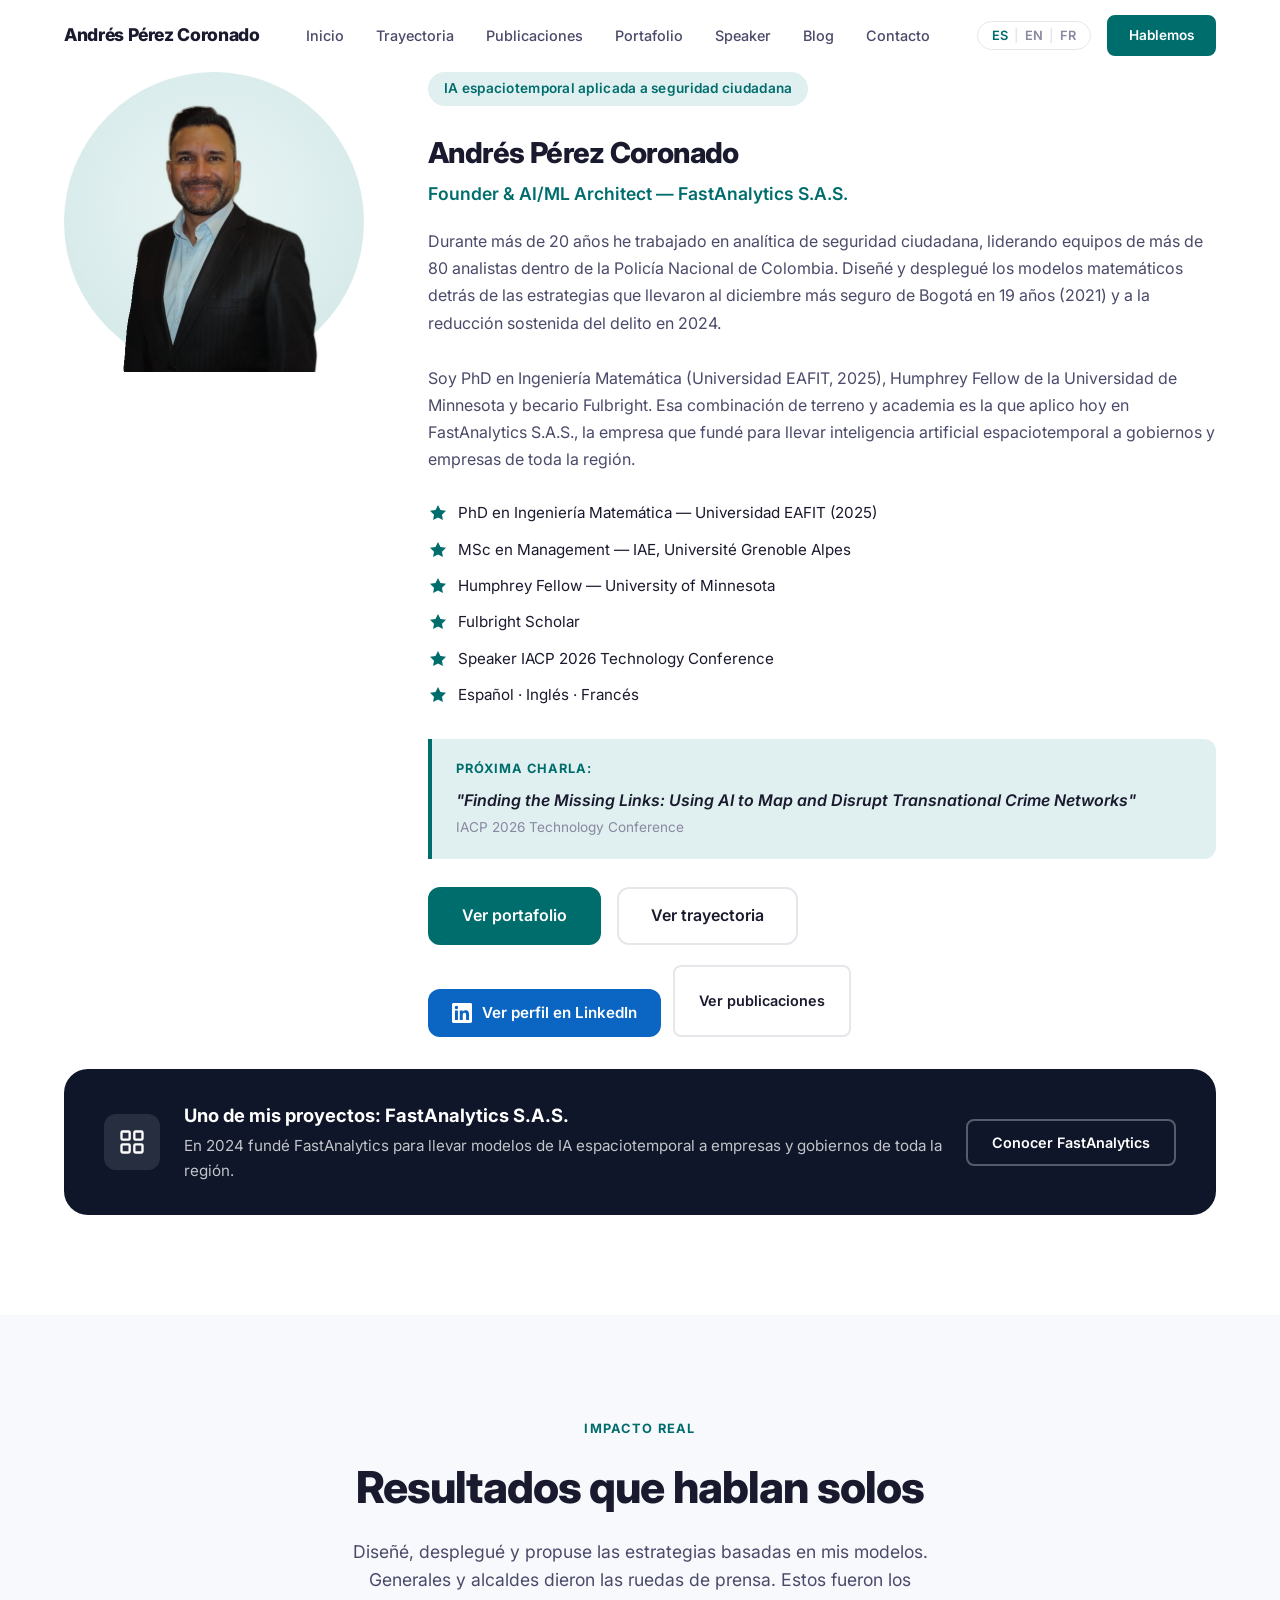
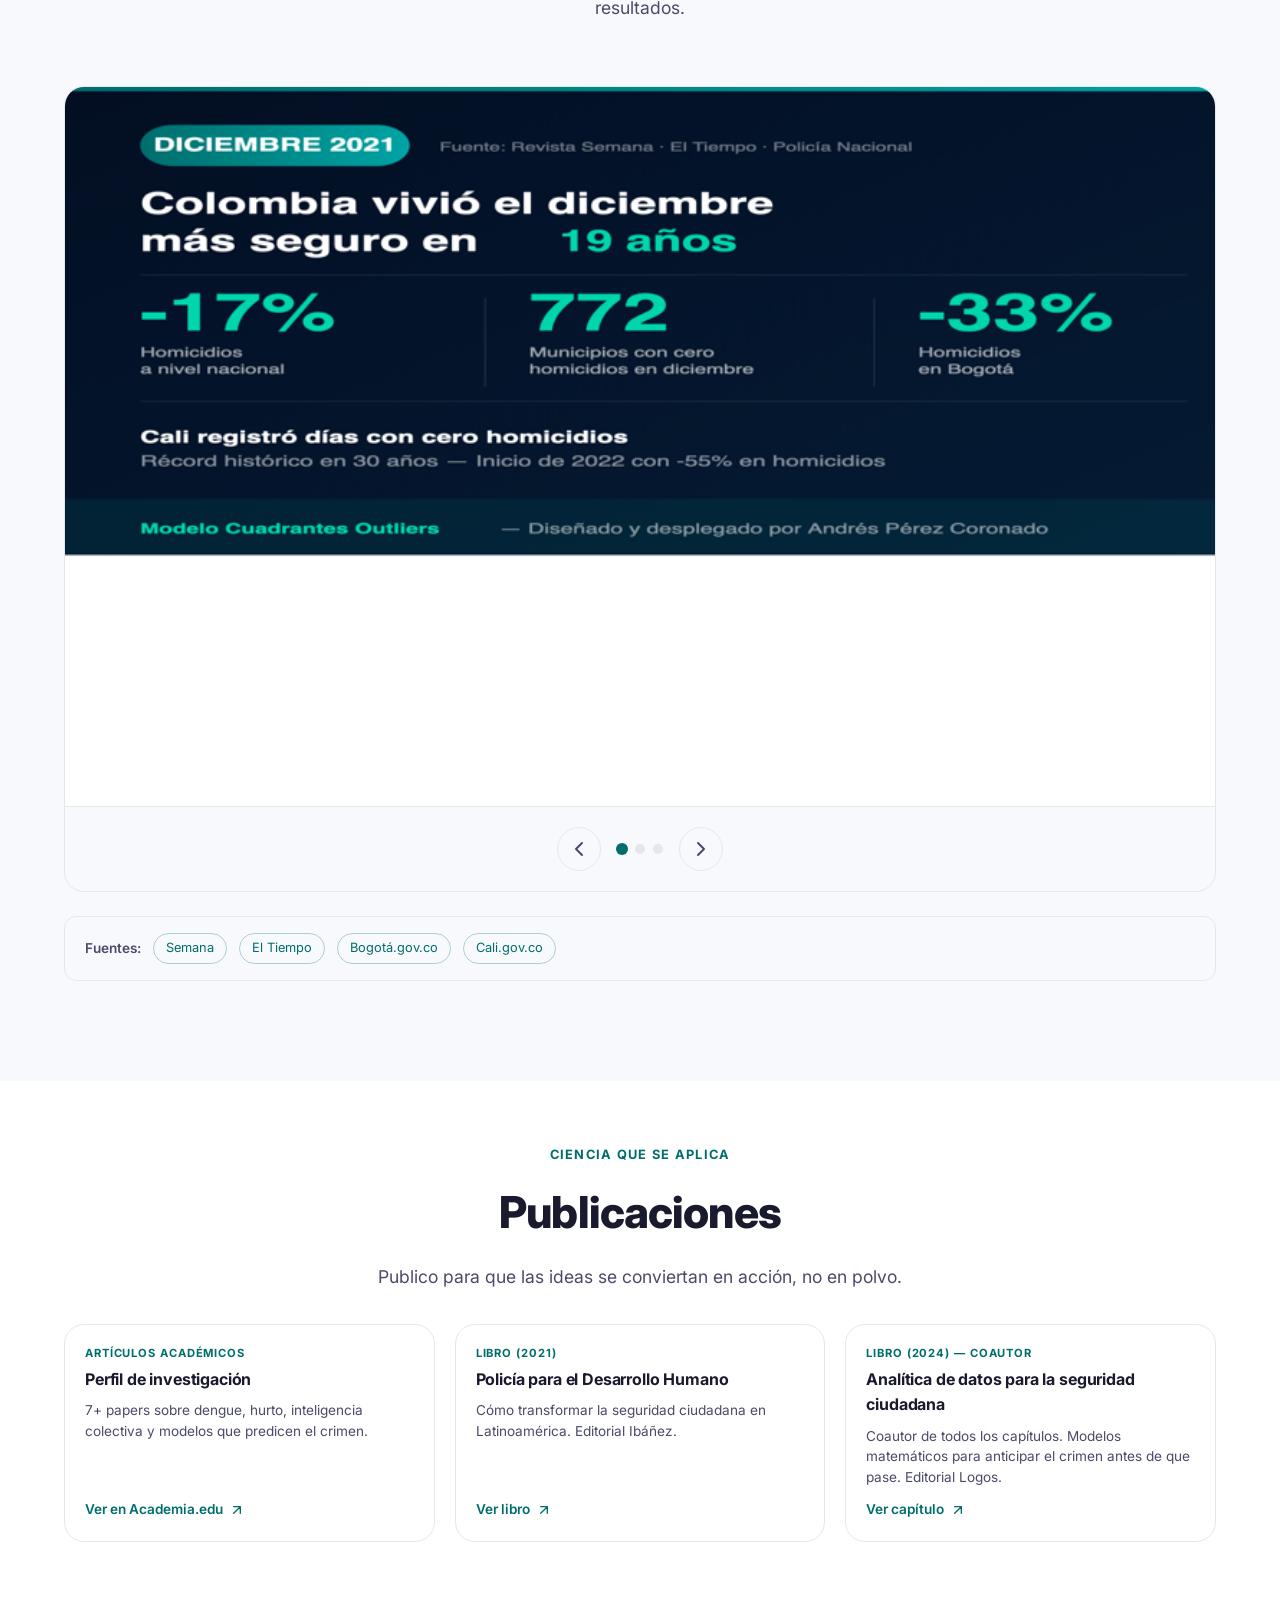
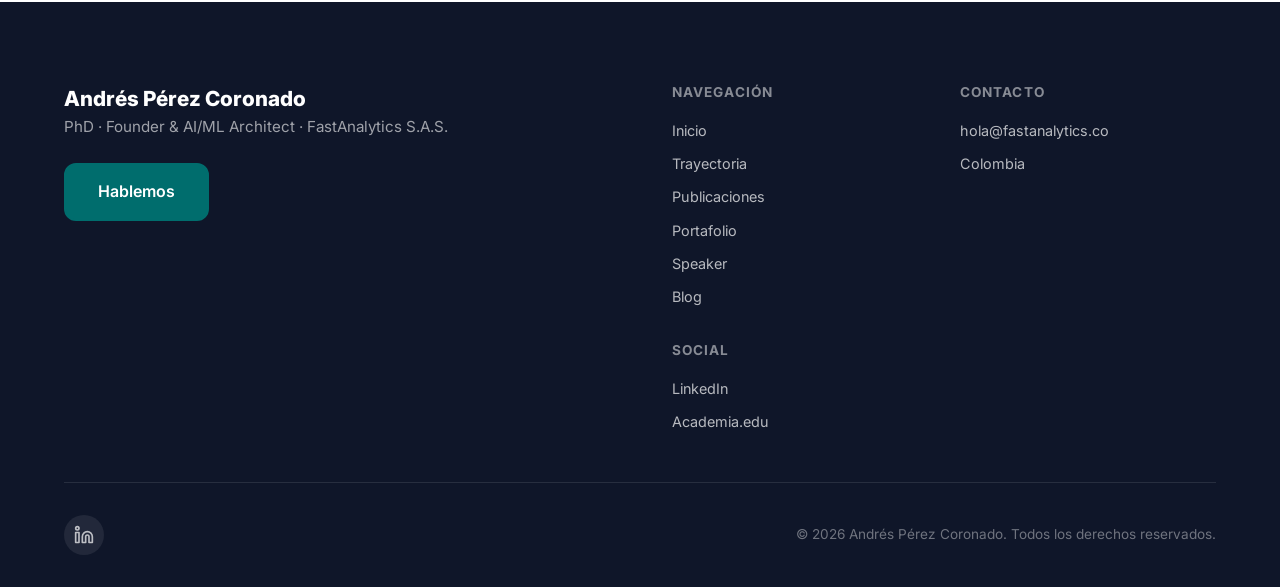
<file: index.html>
<!DOCTYPE html>
<html lang="es">
<head>
  <meta charset="UTF-8">
  <meta name="viewport" content="width=device-width, initial-scale=1.0">
  <title>Andrés Pérez Coronado | Founder &amp; AI/ML Architect, FastAnalytics S.A.S.</title>
  <meta name="description" content="Andrés Pérez Coronado — PhD en Ingeniería Matemática, Founder & AI/ML Architect de FastAnalytics S.A.S. 20+ años aplicando IA espaciotemporal a la seguridad ciudadana en Latinoamérica.">
  <meta name="keywords" content="Andrés Pérez Coronado, IA espaciotemporal, seguridad ciudadana, machine learning, FastAnalytics, PhD ingeniería matemática, Fulbright, Humphrey Fellow">
  <meta name="author" content="Andrés Pérez Coronado">

  <!-- Open Graph -->
  <meta property="og:title" content="Andrés Pérez Coronado | Founder & AI/ML Architect">
  <meta property="og:description" content="PhD en Ingeniería Matemática. 20+ años aplicando IA espaciotemporal a la seguridad ciudadana en Latinoamérica. Founder de FastAnalytics S.A.S.">
  <meta property="og:type" content="profile">
  <meta property="og:url" content="https://andrego50.github.io">
  <meta property="og:image" content="https://andrego50.github.io/assets/images/andres-perez.jpg">
  <meta property="og:image:width" content="1200">
  <meta property="og:image:height" content="630">
  <meta property="og:locale" content="es_CO">
  <meta property="og:locale:alternate" content="en_US">
  <meta property="og:locale:alternate" content="fr_FR">

  <!-- Twitter Card -->
  <meta name="twitter:card" content="summary_large_image">
  <meta name="twitter:title" content="Andrés Pérez Coronado | Founder & AI/ML Architect">
  <meta name="twitter:description" content="PhD en Ingeniería Matemática. 20+ años aplicando IA espaciotemporal a la seguridad ciudadana en Latinoamérica.">
  <meta name="twitter:image" content="https://andrego50.github.io/assets/images/andres-perez.jpg">

  <!-- Favicon (reutilizado del set de FastAnalytics) -->
  <link rel="icon" type="image/svg+xml" href="assets/images/favicon.svg">
  <link rel="icon" type="image/png" sizes="32x32" href="assets/images/favicon-32.png">
  <link rel="icon" type="image/png" sizes="16x16" href="assets/images/favicon-16.png">
  <link rel="shortcut icon" href="assets/images/favicon.ico">

  <!-- Canonical & hreflang -->
  <link rel="canonical" href="https://andrego50.github.io">
  <link rel="alternate" hreflang="es" href="https://andrego50.github.io">
  <link rel="alternate" hreflang="en" href="https://andrego50.github.io">
  <link rel="alternate" hreflang="fr" href="https://andrego50.github.io">
  <link rel="alternate" hreflang="x-default" href="https://andrego50.github.io">

  <!-- Fonts -->
  <link rel="preconnect" href="https://fonts.googleapis.com">
  <link rel="preconnect" href="https://fonts.gstatic.com" crossorigin>
  <link href="https://fonts.googleapis.com/css2?family=Inter:wght@300;400;500;600;700;800&display=swap" rel="stylesheet">

  <!-- Styles -->
  <link rel="stylesheet" href="css/styles.css?v=1">
  <link rel="stylesheet" href="css/site.css?v=1">

  <!-- Structured Data: Person -->
  <script type="application/ld+json">
  {
    "@context": "https://schema.org",
    "@type": "Person",
    "name": "Andrés Pérez Coronado",
    "jobTitle": "Founder & AI/ML Architect, FastAnalytics S.A.S.",
    "description": "PhD en Ingeniería Matemática. 20+ años construyendo modelos matemáticos y sistemas de IA para la seguridad ciudadana en Latinoamérica.",
    "url": "https://andrego50.github.io",
    "image": "https://andrego50.github.io/assets/images/andres-perez.jpg",
    "email": "hola@fastanalytics.co",
    "worksFor": {
      "@type": "Organization",
      "name": "FastAnalytics S.A.S.",
      "url": "https://fastanalytics.co"
    },
    "sameAs": [
      "https://www.linkedin.com/in/andres-perez-coronado-63792618/",
      "https://independent.academia.edu/AndrésPérezCoronado",
      "https://fastanalytics.co"
    ],
    "alumniOf": [
      {"@type": "CollegeOrUniversity", "name": "Universidad EAFIT"},
      {"@type": "CollegeOrUniversity", "name": "IAE, Université Grenoble Alpes"},
      {"@type": "CollegeOrUniversity", "name": "University of Minnesota"}
    ],
    "knowsAbout": ["Mathematical Engineering", "Spatiotemporal Modeling", "Citizen Security", "AI for Public Safety"]
  }
  </script>

  <!-- Structured Data: Publications -->
  <script type="application/ld+json">
  [
    {
      "@context": "https://schema.org",
      "@type": "Book",
      "name": "Policía para el Desarrollo Humano",
      "author": {"@type": "Person", "name": "Andrés Pérez Coronado"},
      "publisher": {"@type": "Organization", "name": "Grupo Editorial Ibáñez"},
      "datePublished": "2021",
      "about": "Convivencia y seguridad ciudadana en Latinoamérica",
      "url": "https://grupoeditorialibanez.com/policia-para-el-desarrollo-humano-pdh/"
    },
    {
      "@context": "https://schema.org",
      "@type": "Book",
      "name": "Analítica de datos para la seguridad ciudadana: Modelos matemáticos para la anticipación de respuestas orientadas a la convivencia",
      "author": {"@type": "Person", "name": "Andrés Pérez Coronado"},
      "datePublished": "2024",
      "publisher": {"@type": "Organization", "name": "Editorial Logos"},
      "url": "https://revistalogos.policia.edu.co:8443/omp/index.php/editorial/catalog/book/102"
    }
  ]
  </script>
</head>
<body>

  <!-- ========== NAVIGATION ========== -->
  <nav class="navbar" id="navbar">
    <div class="container nav-container">
      <a href="index.html" class="nav-logo">
        <span style="font-weight:800;font-size:1.1rem;letter-spacing:-0.02em;">Andrés Pérez Coronado</span>
      </a>
      <ul class="nav-links" id="navLinks">
        <li><a href="index.html" data-es="Inicio" data-en="Home" data-fr="Accueil">Inicio</a></li>
        <li><a href="trayectoria.html" data-es="Trayectoria" data-en="Background" data-fr="Parcours">Trayectoria</a></li>
        <li><a href="publicaciones.html" data-es="Publicaciones" data-en="Publications" data-fr="Publications">Publicaciones</a></li>
        <li><a href="portafolio.html" data-es="Portafolio" data-en="Portfolio" data-fr="Portfolio">Portafolio</a></li>
        <li><a href="speaker.html" data-es="Speaker" data-en="Speaking" data-fr="Conférences">Speaker</a></li>
        <li><a href="blog/index.html" data-es="Blog" data-en="Blog" data-fr="Blog">Blog</a></li>
        <li><a href="#contacto" data-es="Contacto" data-en="Contact" data-fr="Contact">Contacto</a></li>
      </ul>
      <div class="nav-actions">
        <button class="lang-toggle" id="langToggle" aria-label="Cambiar idioma">
          <span class="lang-option active" data-lang="es">ES</span>
          <span class="lang-separator">|</span>
          <span class="lang-option" data-lang="en">EN</span>
          <span class="lang-separator">|</span>
          <span class="lang-option" data-lang="fr">FR</span>
        </button>
        <a href="mailto:hola@fastanalytics.co" class="btn btn-primary btn-nav" data-es="Hablemos" data-en="Let's talk" data-fr="Parlons">Hablemos</a>
        <button class="hamburger" id="hamburger" aria-label="Menú">
          <span></span>
          <span></span>
          <span></span>
        </button>
      </div>
    </div>
  </nav>

  <!-- ========== HERO / INTRO ========== -->
  <section class="hero" id="hero">
    <div class="container">
      <div class="about-content">
        <div class="about-photo animate-on-scroll">
          <img src="assets/images/andres-perez.jpg" alt="Andrés Pérez Coronado" class="founder-photo">
        </div>
        <div class="about-text animate-on-scroll">
          <span class="hero-badge" data-es="IA espaciotemporal aplicada a seguridad ciudadana" data-en="Spatiotemporal AI applied to citizen security" data-fr="IA spatiotemporelle appliquée à la sécurité citoyenne">IA espaciotemporal aplicada a seguridad ciudadana</span>
          <h3>Andrés Pérez Coronado</h3>
          <p class="about-role" data-es="Founder &amp; AI/ML Architect — FastAnalytics S.A.S." data-en="Founder &amp; AI/ML Architect — FastAnalytics S.A.S." data-fr="Fondateur &amp; Architecte IA/ML — FastAnalytics S.A.S.">Founder &amp; AI/ML Architect — FastAnalytics S.A.S.</p>
          <p class="about-bio" data-es="Durante más de 20 años he trabajado en analítica de seguridad ciudadana, liderando equipos de más de 80 analistas dentro de la Policía Nacional de Colombia. Diseñé y desplegué los modelos matemáticos detrás de las estrategias que llevaron al diciembre más seguro de Bogotá en 19 años (2021) y a la reducción sostenida del delito en 2024." data-en="For more than 20 years I've worked in citizen-security analytics, leading teams of 80+ analysts within the Colombian National Police. I designed and deployed the mathematical models behind the strategies that led to Bogotá's safest December in 19 years (2021) and to the sustained crime reduction of 2024." data-fr="Depuis plus de 20 ans, je travaille dans l'analytique de la sécurité citoyenne, à la tête d'équipes de plus de 80 analystes au sein de la Police nationale de Colombie. J'ai conçu et déployé les modèles mathématiques à l'origine des stratégies qui ont permis à Bogotá de vivre son décembre le plus sûr en 19 ans (2021) et la réduction soutenue de la délinquance en 2024.">Durante más de 20 años he trabajado en analítica de seguridad ciudadana, liderando equipos de más de 80 analistas dentro de la Policía Nacional de Colombia. Diseñé y desplegué los modelos matemáticos detrás de las estrategias que llevaron al diciembre más seguro de Bogotá en 19 años (2021) y a la reducción sostenida del delito en 2024.</p>
          <p class="about-bio" data-es="Soy PhD en Ingeniería Matemática (Universidad EAFIT, 2025), Humphrey Fellow de la Universidad de Minnesota y becario Fulbright. Esa combinación de terreno y academia es la que aplico hoy en FastAnalytics S.A.S., la empresa que fundé para llevar inteligencia artificial espaciotemporal a gobiernos y empresas de toda la región." data-en="I hold a PhD in Mathematical Engineering (Universidad EAFIT, 2025), was a Humphrey Fellow at the University of Minnesota, and a Fulbright Scholar. That combination of fieldwork and academia is what I apply today at FastAnalytics S.A.S., the company I founded to bring spatiotemporal AI to governments and businesses across the region." data-fr="Je suis titulaire d'un doctorat en Ingénierie Mathématique (Universidad EAFIT, 2025), j'ai été Humphrey Fellow à l'Université du Minnesota et boursier Fulbright. C'est cette combinaison de terrain et d'université que j'applique aujourd'hui chez FastAnalytics S.A.S., l'entreprise que j'ai fondée pour apporter l'IA spatiotemporelle aux gouvernements et aux entreprises de toute la région.">Soy PhD en Ingeniería Matemática (Universidad EAFIT, 2025), Humphrey Fellow de la Universidad de Minnesota y becario Fulbright. Esa combinación de terreno y academia es la que aplico hoy en FastAnalytics S.A.S., la empresa que fundé para llevar inteligencia artificial espaciotemporal a gobiernos y empresas de toda la región.</p>

          <div class="credentials">
            <div class="credential">
              <svg width="20" height="20" viewBox="0 0 20 20" fill="none"><path d="M10 2l2.5 5 5.5.8-4 3.9.9 5.3L10 14.5 5.1 17l.9-5.3-4-3.9 5.5-.8L10 2z" fill="var(--primary)"/></svg>
              <span data-es="PhD en Ingeniería Matemática — Universidad EAFIT (2025)" data-en="PhD in Mathematical Engineering — EAFIT University (2025)" data-fr="Doctorat en Ingénierie Mathématique — Universidad EAFIT (2025)">PhD en Ingeniería Matemática — Universidad EAFIT (2025)</span>
            </div>
            <div class="credential">
              <svg width="20" height="20" viewBox="0 0 20 20" fill="none"><path d="M10 2l2.5 5 5.5.8-4 3.9.9 5.3L10 14.5 5.1 17l.9-5.3-4-3.9 5.5-.8L10 2z" fill="var(--primary)"/></svg>
              <span data-es="MSc en Management — IAE, Université Grenoble Alpes" data-en="MSc in Management — IAE, Université Grenoble Alpes" data-fr="Master en Management — IAE, Université Grenoble Alpes">MSc en Management — IAE, Université Grenoble Alpes</span>
            </div>
            <div class="credential">
              <svg width="20" height="20" viewBox="0 0 20 20" fill="none"><path d="M10 2l2.5 5 5.5.8-4 3.9.9 5.3L10 14.5 5.1 17l.9-5.3-4-3.9 5.5-.8L10 2z" fill="var(--primary)"/></svg>
              <span>Humphrey Fellow — University of Minnesota</span>
            </div>
            <div class="credential">
              <svg width="20" height="20" viewBox="0 0 20 20" fill="none"><path d="M10 2l2.5 5 5.5.8-4 3.9.9 5.3L10 14.5 5.1 17l.9-5.3-4-3.9 5.5-.8L10 2z" fill="var(--primary)"/></svg>
              <span>Fulbright Scholar</span>
            </div>
            <div class="credential">
              <svg width="20" height="20" viewBox="0 0 20 20" fill="none"><path d="M10 2l2.5 5 5.5.8-4 3.9.9 5.3L10 14.5 5.1 17l.9-5.3-4-3.9 5.5-.8L10 2z" fill="var(--primary)"/></svg>
              <span data-es="Speaker IACP 2026 Technology Conference" data-en="Speaker at IACP 2026 Technology Conference" data-fr="Intervenant à la Conférence Technologique IACP 2026">Speaker IACP 2026 Technology Conference</span>
            </div>
            <div class="credential">
              <svg width="20" height="20" viewBox="0 0 20 20" fill="none"><path d="M10 2l2.5 5 5.5.8-4 3.9.9 5.3L10 14.5 5.1 17l.9-5.3-4-3.9 5.5-.8L10 2z" fill="var(--primary)"/></svg>
              <span data-es="Español · Inglés · Francés" data-en="Spanish · English · French" data-fr="Espagnol · Anglais · Français">Español · Inglés · Francés</span>
            </div>
          </div>

          <div class="iacp-talk">
            <p class="talk-label" data-es="Próxima charla:" data-en="Upcoming talk:" data-fr="Prochaine conférence :">Próxima charla:</p>
            <p class="talk-title">"Finding the Missing Links: Using AI to Map and Disrupt Transnational Crime Networks"</p>
            <p class="talk-event">IACP 2026 Technology Conference</p>
          </div>

          <div class="hero-cta" style="margin-top:28px;margin-bottom:0;">
            <a href="portafolio.html" class="btn btn-primary btn-lg" data-es="Ver portafolio" data-en="View portfolio" data-fr="Voir le portfolio">Ver portafolio</a>
            <a href="trayectoria.html" class="btn btn-outline btn-lg" data-es="Ver trayectoria" data-en="View background" data-fr="Voir le parcours">Ver trayectoria</a>
          </div>
          <div style="display:flex;flex-wrap:wrap;gap:12px;margin-top:20px;">
            <a href="https://www.linkedin.com/in/andres-perez-coronado-63792618/" target="_blank" rel="noopener" class="btn btn-linkedin">
              <svg width="20" height="20" viewBox="0 0 24 24" fill="currentColor"><path d="M20.447 20.452h-3.554v-5.569c0-1.328-.027-3.037-1.852-3.037-1.853 0-2.136 1.445-2.136 2.939v5.667H9.351V9h3.414v1.561h.046c.477-.9 1.637-1.85 3.37-1.85 3.601 0 4.267 2.37 4.267 5.455v6.286zM5.337 7.433a2.062 2.062 0 01-2.063-2.065 2.064 2.064 0 112.063 2.065zm1.782 13.019H3.555V9h3.564v11.452zM22.225 0H1.771C.792 0 0 .774 0 1.729v20.542C0 23.227.792 24 1.771 24h20.451C23.2 24 24 23.227 24 22.271V1.729C24 .774 23.2 0 22.222 0h.003z"/></svg>
              <span data-es="Ver perfil en LinkedIn" data-en="See LinkedIn profile" data-fr="Voir le profil LinkedIn">Ver perfil en LinkedIn</span>
            </a>
            <a href="https://independent.academia.edu/AndrésPérezCoronado" target="_blank" rel="noopener" class="btn btn-outline">
              <span data-es="Ver publicaciones" data-en="See publications" data-fr="Voir les publications">Ver publicaciones</span>
            </a>
          </div>
        </div>
      </div>
    </div>
  </section>

  <!-- ========== UNO DE MIS PROYECTOS ========== -->
  <section class="section" style="padding-top:0;">
    <div class="container">
      <div class="project-banner animate-on-scroll">
        <div class="project-banner-icon">
          <svg width="28" height="28" viewBox="0 0 24 24" fill="none" stroke="white" stroke-width="2" stroke-linecap="round" stroke-linejoin="round"><rect x="3" y="3" width="7" height="7" rx="1"/><rect x="14" y="3" width="7" height="7" rx="1"/><rect x="14" y="14" width="7" height="7" rx="1"/><rect x="3" y="14" width="7" height="7" rx="1"/></svg>
        </div>
        <div>
          <h3 data-es="Uno de mis proyectos: FastAnalytics S.A.S." data-en="One of my projects: FastAnalytics S.A.S." data-fr="Un de mes projets : FastAnalytics S.A.S.">Uno de mis proyectos: FastAnalytics S.A.S.</h3>
          <p data-es="En 2024 fundé FastAnalytics para llevar modelos de IA espaciotemporal a empresas y gobiernos de toda la región." data-en="In 2024 I founded FastAnalytics to bring spatiotemporal AI models to companies and governments across the region." data-fr="En 2024, j'ai fondé FastAnalytics pour apporter des modèles d'IA spatiotemporelle aux entreprises et gouvernements de toute la région.">En 2024 fundé FastAnalytics para llevar modelos de IA espaciotemporal a empresas y gobiernos de toda la región.</p>
        </div>
        <a href="https://fastanalytics.co" target="_blank" rel="noopener" class="btn btn-outline" style="color:white;border-color:rgba(255,255,255,0.3);" data-es="Conocer FastAnalytics" data-en="Visit FastAnalytics" data-fr="Découvrir FastAnalytics">Conocer FastAnalytics</a>
      </div>
    </div>
  </section>

  <!-- ========== RESULTADOS ========== -->
  <section class="section results" id="resultados">
    <div class="container">
      <div class="section-header animate-on-scroll">
        <span class="section-tag" data-es="Impacto real" data-en="Real impact" data-fr="Impact réel">Impacto real</span>
        <h2 class="section-title" data-es="Resultados que hablan solos" data-en="Results that speak for themselves" data-fr="Des résultats qui parlent d'eux-mêmes">Resultados que hablan solos</h2>
        <p class="section-subtitle" data-es="Diseñé, desplegué y propuse las estrategias basadas en mis modelos. Generales y alcaldes dieron las ruedas de prensa. Estos fueron los resultados." data-en="I designed, deployed, and proposed the strategies based on my models. Generals and mayors gave the press conferences. These were the results." data-fr="J'ai conçu, déployé et proposé les stratégies basées sur mes modèles. Généraux et maires ont donné les conférences de presse. Voici les résultats.">Diseñé, desplegué y propuse las estrategias basadas en mis modelos. Generales y alcaldes dieron las ruedas de prensa. Estos fueron los resultados.</p>
      </div>
      <div class="results-carousel animate-on-scroll">
        <div class="results-track">
          <div class="result-slide">
            <img src="assets/images/resultado-2021.png" alt="Resultados Diciembre 2021 - Colombia vivió el diciembre más seguro en 19 años" loading="lazy">
          </div>
          <div class="result-slide">
            <img src="assets/images/resultado-2024.png" alt="Resultados 2024 - Se rompió la tendencia del delito en Colombia" loading="lazy">
          </div>
          <div class="result-slide">
            <img src="assets/images/resultado-modelo.png" alt="Modelo Cuadrantes Outliers - Metodología" loading="lazy">
          </div>
        </div>
        <div class="results-controls">
          <button class="results-btn results-prev" aria-label="Anterior">
            <svg width="24" height="24" viewBox="0 0 24 24" fill="none" stroke="currentColor" stroke-width="2" stroke-linecap="round" stroke-linejoin="round"><path d="M15 18l-6-6 6-6"/></svg>
          </button>
          <div class="results-dots">
            <button class="results-dot active" aria-label="Slide 1"></button>
            <button class="results-dot" aria-label="Slide 2"></button>
            <button class="results-dot" aria-label="Slide 3"></button>
          </div>
          <button class="results-btn results-next" aria-label="Siguiente">
            <svg width="24" height="24" viewBox="0 0 24 24" fill="none" stroke="currentColor" stroke-width="2" stroke-linecap="round" stroke-linejoin="round"><path d="M9 18l6-6-6-6"/></svg>
          </button>
        </div>
      </div>
      <div class="results-sources animate-on-scroll">
        <p data-es="Fuentes:" data-en="Sources:" data-fr="Sources :">Fuentes:</p>
        <a href="https://www.semana.com/nacion/articulo/colombia-vivio-el-diciembre-mas-seguro-de-los-ultimos-19-anos-policia/202226/" target="_blank" rel="noopener">Semana</a>
        <a href="https://www.eltiempo.com/bogota/balance-de-seguridad-de-2021-en-bogota-homicidio-y-hurto-bajaron-642871" target="_blank" rel="noopener">El Tiempo</a>
        <a href="https://bogota.gov.co/mi-ciudad/seguridad/bogota-rompio-la-tendencia-del-delito-y-redujo-el-hurto-en-bogota" target="_blank" rel="noopener">Bogotá.gov.co</a>
        <a href="https://www.cali.gov.co/seguridad/publicaciones/170504/cali-registro-reduccion-historica-en-el-numero-de-homicidios/" target="_blank" rel="noopener">Cali.gov.co</a>
      </div>
    </div>
  </section>

  <!-- ========== PUBLICACIONES ========== -->
  <section class="section publications" id="investigacion">
    <div class="container">
      <div class="section-header animate-on-scroll">
        <span class="section-tag" data-es="Ciencia que se aplica" data-en="Science that gets applied" data-fr="Science appliquée">Ciencia que se aplica</span>
        <h2 class="section-title" data-es="Publicaciones" data-en="Publications" data-fr="Publications">Publicaciones</h2>
        <p class="section-subtitle" data-es="Publico para que las ideas se conviertan en acción, no en polvo." data-en="I publish so ideas become action, not dust." data-fr="Je publie pour que les idées deviennent action, pas poussière.">Publico para que las ideas se conviertan en acción, no en polvo.</p>
      </div>
      <div class="publications-grid">
        <div class="pub-card animate-on-scroll">
          <div class="pub-type" data-es="Artículos académicos" data-en="Academic papers" data-fr="Articles académiques">Artículos académicos</div>
          <h3 data-es="Perfil de investigación" data-en="Research profile" data-fr="Profil de recherche">Perfil de investigación</h3>
          <p data-es="7+ papers sobre dengue, hurto, inteligencia colectiva y modelos que predicen el crimen." data-en="7+ papers on dengue, theft, collective intelligence, and crime-predicting models." data-fr="7+ articles sur la dengue, le vol, l'intelligence collective et des modèles de prédiction du crime.">7+ papers sobre dengue, hurto, inteligencia colectiva y modelos que predicen el crimen.</p>
          <a href="https://independent.academia.edu/AndrésPérezCoronado" target="_blank" rel="noopener" class="pub-link">
            <span data-es="Ver en Academia.edu" data-en="View on Academia.edu" data-fr="Voir sur Academia.edu">Ver en Academia.edu</span>
            <svg width="16" height="16" viewBox="0 0 24 24" fill="none" stroke="currentColor" stroke-width="2" stroke-linecap="round" stroke-linejoin="round"><path d="M7 17L17 7M17 7H7M17 7v10"/></svg>
          </a>
        </div>
        <div class="pub-card animate-on-scroll">
          <div class="pub-type" data-es="Libro (2021)" data-en="Book (2021)" data-fr="Livre (2021)">Libro (2021)</div>
          <h3 data-es="Policía para el Desarrollo Humano" data-en="Police for Human Development" data-fr="Police pour le Développement Humain">Policía para el Desarrollo Humano</h3>
          <p data-es="Cómo transformar la seguridad ciudadana en Latinoamérica. Editorial Ibáñez." data-en="How to transform public safety in Latin America. Editorial Ibáñez." data-fr="Comment transformer la sécurité citoyenne en Amérique latine. Editorial Ibáñez.">Cómo transformar la seguridad ciudadana en Latinoamérica. Editorial Ibáñez.</p>
          <a href="https://grupoeditorialibanez.com/policia-para-el-desarrollo-humano-pdh/" target="_blank" rel="noopener" class="pub-link">
            <span data-es="Ver libro" data-en="View book" data-fr="Voir le livre">Ver libro</span>
            <svg width="16" height="16" viewBox="0 0 24 24" fill="none" stroke="currentColor" stroke-width="2" stroke-linecap="round" stroke-linejoin="round"><path d="M7 17L17 7M17 7H7M17 7v10"/></svg>
          </a>
        </div>
        <div class="pub-card animate-on-scroll">
          <div class="pub-type" data-es="Libro (2024) — Coautor" data-en="Book (2024) — Co-author" data-fr="Livre (2024) — Co-auteur">Libro (2024) — Coautor</div>
          <h3 data-es="Analítica de datos para la seguridad ciudadana" data-en="Data Analytics for Citizen Security" data-fr="Analytique de données pour la sécurité citoyenne">Analítica de datos para la seguridad ciudadana</h3>
          <p data-es="Coautor de todos los capítulos. Modelos matemáticos para anticipar el crimen antes de que pase. Editorial Logos." data-en="Co-author of all chapters. Mathematical models to anticipate crime before it happens. Editorial Logos." data-fr="Co-auteur de tous les chapitres. Modèles mathématiques pour anticiper le crime avant qu'il ne se produise. Editorial Logos.">Coautor de todos los capítulos. Modelos matemáticos para anticipar el crimen antes de que pase. Editorial Logos.</p>
          <a href="https://revistalogos.policia.edu.co:8443/omp/index.php/editorial/catalog/book/102" target="_blank" rel="noopener" class="pub-link">
            <span data-es="Ver capítulo" data-en="View chapter" data-fr="Voir le chapitre">Ver capítulo</span>
            <svg width="16" height="16" viewBox="0 0 24 24" fill="none" stroke="currentColor" stroke-width="2" stroke-linecap="round" stroke-linejoin="round"><path d="M7 17L17 7M17 7H7M17 7v10"/></svg>
          </a>
        </div>
      </div>
    </div>
  </section>

  <!-- ========== FOOTER / CONTACTO ========== -->
  <footer class="footer" id="contacto">
    <div class="container">
      <div class="footer-main">
        <div class="footer-brand">
          <p style="font-weight:800;font-size:1.3rem;color:white;">Andrés Pérez Coronado</p>
          <p class="footer-tagline" data-es="PhD · Founder & AI/ML Architect · FastAnalytics S.A.S." data-en="PhD · Founder & AI/ML Architect · FastAnalytics S.A.S." data-fr="Doctorat · Fondateur & Architecte IA/ML · FastAnalytics S.A.S.">PhD · Founder & AI/ML Architect · FastAnalytics S.A.S.</p>
          <a href="mailto:hola@fastanalytics.co" class="btn btn-primary btn-lg footer-cta" data-es="Hablemos" data-en="Let's talk" data-fr="Parlons">Hablemos</a>
        </div>
        <div class="footer-links">
          <div class="footer-col">
            <h4 data-es="Navegación" data-en="Navigation" data-fr="Navigation">Navegación</h4>
            <ul>
              <li><a href="index.html" data-es="Inicio" data-en="Home" data-fr="Accueil">Inicio</a></li>
              <li><a href="trayectoria.html" data-es="Trayectoria" data-en="Background" data-fr="Parcours">Trayectoria</a></li>
              <li><a href="publicaciones.html" data-es="Publicaciones" data-en="Publications" data-fr="Publications">Publicaciones</a></li>
              <li><a href="portafolio.html" data-es="Portafolio" data-en="Portfolio" data-fr="Portfolio">Portafolio</a></li>
              <li><a href="speaker.html" data-es="Speaker" data-en="Speaking" data-fr="Conférences">Speaker</a></li>
              <li><a href="blog/index.html" data-es="Blog" data-en="Blog" data-fr="Blog">Blog</a></li>
            </ul>
          </div>
          <div class="footer-col">
            <h4 data-es="Contacto" data-en="Contact" data-fr="Contact">Contacto</h4>
            <ul>
              <li><a href="mailto:hola@fastanalytics.co">hola@fastanalytics.co</a></li>
              <li data-es="Colombia" data-en="Colombia" data-fr="Colombie">Colombia</li>
            </ul>
          </div>
          <div class="footer-col">
            <h4 data-es="Social" data-en="Social" data-fr="Réseaux">Social</h4>
            <ul>
              <li><a href="https://www.linkedin.com/in/andres-perez-coronado-63792618/" target="_blank" rel="noopener">LinkedIn</a></li>
              <li><a href="https://independent.academia.edu/AndrésPérezCoronado" target="_blank" rel="noopener">Academia.edu</a></li>
            </ul>
          </div>
        </div>
      </div>
      <div class="footer-bottom">
        <div class="footer-social">
          <a href="https://www.linkedin.com/in/andres-perez-coronado-63792618/" target="_blank" rel="noopener" aria-label="LinkedIn">
            <svg width="20" height="20" viewBox="0 0 24 24" fill="none" stroke="currentColor" stroke-width="2" stroke-linecap="round" stroke-linejoin="round"><path d="M16 8a6 6 0 016 6v7h-4v-7a2 2 0 00-4 0v7h-4v-7a6 6 0 016-6z"/><rect x="2" y="9" width="4" height="12"/><circle cx="4" cy="4" r="2"/></svg>
          </a>
        </div>
        <p class="footer-copy">&copy; 2026 Andrés Pérez Coronado. <span data-es="Todos los derechos reservados." data-en="All rights reserved." data-fr="Tous droits réservés.">Todos los derechos reservados.</span></p>
      </div>
    </div>
  </footer>

  <script>
    window.PAGE_TITLES = {
      es: 'Andrés Pérez Coronado | Founder & AI/ML Architect',
      en: 'Andrés Pérez Coronado | Founder & AI/ML Architect',
      fr: 'Andrés Pérez Coronado | Fondateur & Architecte IA/ML'
    };
  </script>
  <script src="js/main.js?v=1"></script>
</body>
</html>
</file>
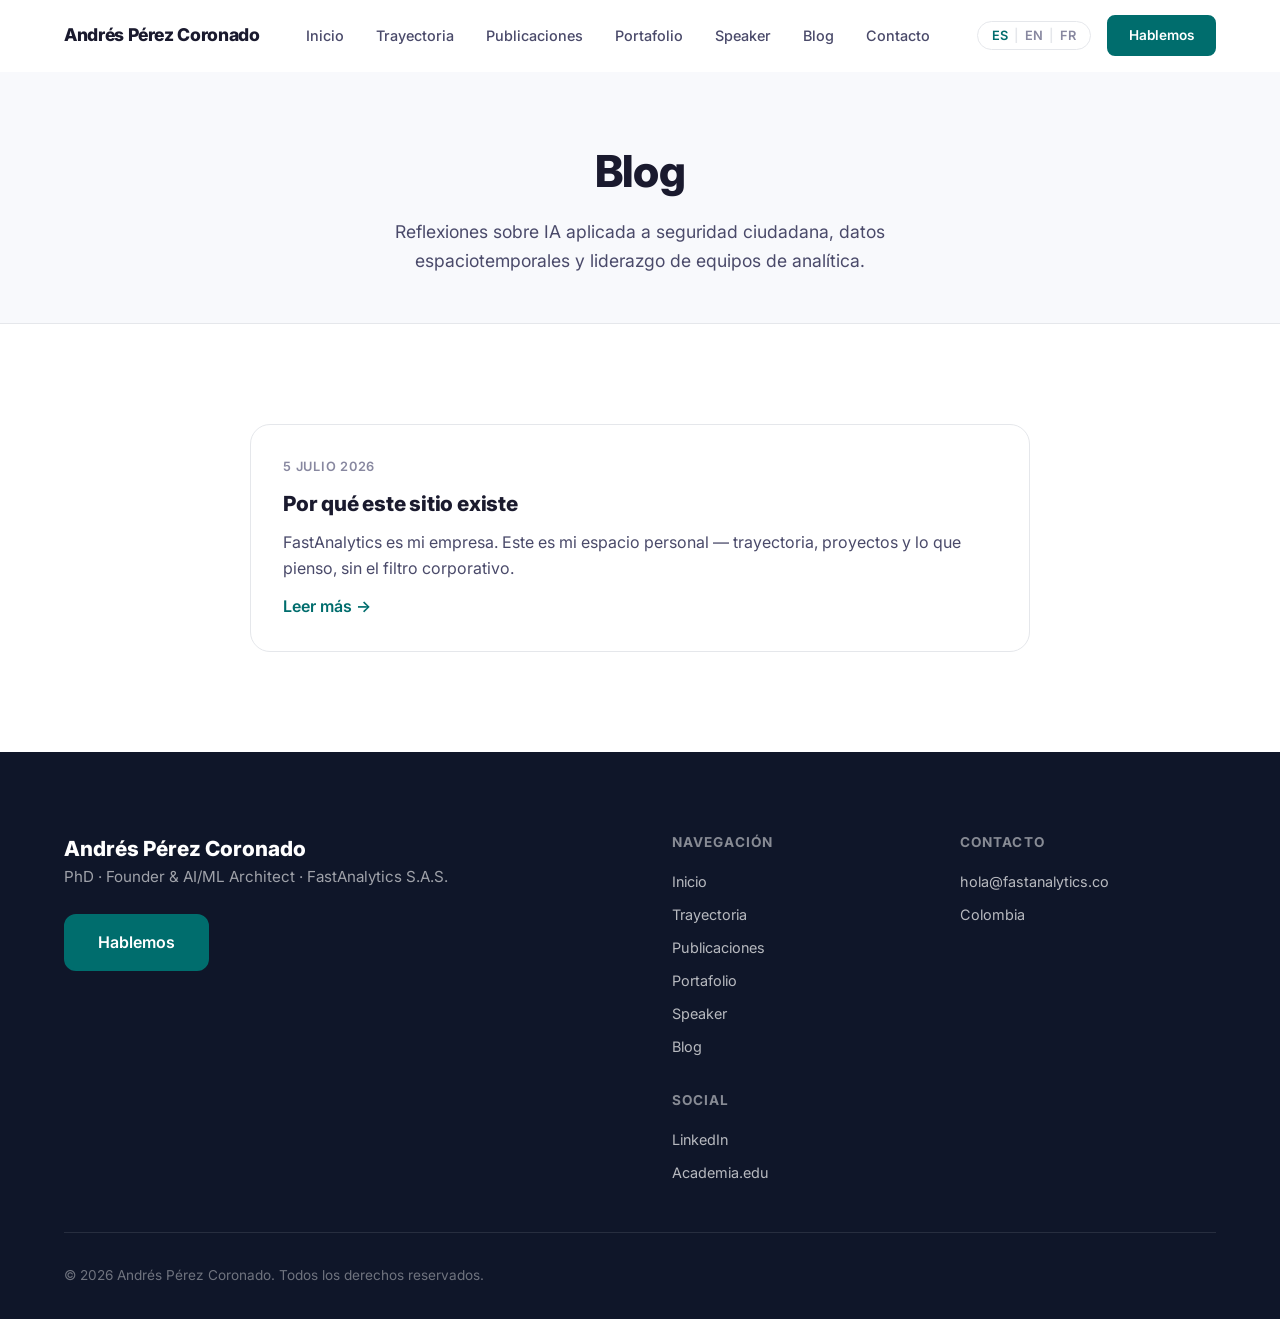
<file: blog/index.html>
<!DOCTYPE html>
<html lang="es">
<head>
  <meta charset="UTF-8">
  <meta name="viewport" content="width=device-width, initial-scale=1.0">
  <title>Blog | Andrés Pérez Coronado</title>
  <meta name="description" content="Reflexiones de Andrés Pérez Coronado sobre IA aplicada a seguridad ciudadana, datos espaciotemporales y liderazgo de equipos de analítica.">
  <meta name="author" content="Andrés Pérez Coronado">

  <meta property="og:title" content="Blog | Andrés Pérez Coronado">
  <meta property="og:description" content="Reflexiones sobre IA aplicada a seguridad ciudadana y datos espaciotemporales.">
  <meta property="og:type" content="website">
  <meta property="og:url" content="https://andrego50.github.io/blog/">
  <meta property="og:image" content="https://andrego50.github.io/assets/images/andres-perez.jpg">

  <meta name="twitter:card" content="summary_large_image">
  <meta name="twitter:title" content="Blog | Andrés Pérez Coronado">
  <meta name="twitter:description" content="Reflexiones sobre IA aplicada a seguridad ciudadana y datos espaciotemporales.">
  <meta name="twitter:image" content="https://andrego50.github.io/assets/images/andres-perez.jpg">

  <link rel="icon" type="image/svg+xml" href="../assets/images/favicon.svg">
  <link rel="icon" type="image/png" sizes="32x32" href="../assets/images/favicon-32.png">
  <link rel="icon" type="image/png" sizes="16x16" href="../assets/images/favicon-16.png">
  <link rel="shortcut icon" href="../assets/images/favicon.ico">

  <link rel="canonical" href="https://andrego50.github.io/blog/">
  <link rel="alternate" hreflang="es" href="https://andrego50.github.io/blog/">
  <link rel="alternate" hreflang="en" href="https://andrego50.github.io/blog/">
  <link rel="alternate" hreflang="fr" href="https://andrego50.github.io/blog/">
  <link rel="alternate" hreflang="x-default" href="https://andrego50.github.io/blog/">

  <link rel="preconnect" href="https://fonts.googleapis.com">
  <link rel="preconnect" href="https://fonts.gstatic.com" crossorigin>
  <link href="https://fonts.googleapis.com/css2?family=Inter:wght@300;400;500;600;700;800&display=swap" rel="stylesheet">

  <link rel="stylesheet" href="../css/styles.css?v=1">
  <link rel="stylesheet" href="../css/site.css?v=1">
</head>
<body>

  <!-- ========== NAVIGATION ========== -->
  <nav class="navbar" id="navbar">
    <div class="container nav-container">
      <a href="../index.html" class="nav-logo">
        <span style="font-weight:800;font-size:1.1rem;letter-spacing:-0.02em;">Andrés Pérez Coronado</span>
      </a>
      <ul class="nav-links" id="navLinks">
        <li><a href="../index.html" data-es="Inicio" data-en="Home" data-fr="Accueil">Inicio</a></li>
        <li><a href="../trayectoria.html" data-es="Trayectoria" data-en="Background" data-fr="Parcours">Trayectoria</a></li>
        <li><a href="../publicaciones.html" data-es="Publicaciones" data-en="Publications" data-fr="Publications">Publicaciones</a></li>
        <li><a href="../portafolio.html" data-es="Portafolio" data-en="Portfolio" data-fr="Portfolio">Portafolio</a></li>
        <li><a href="../speaker.html" data-es="Speaker" data-en="Speaking" data-fr="Conférences">Speaker</a></li>
        <li><a href="index.html" data-es="Blog" data-en="Blog" data-fr="Blog">Blog</a></li>
        <li><a href="../index.html#contacto" data-es="Contacto" data-en="Contact" data-fr="Contact">Contacto</a></li>
      </ul>
      <div class="nav-actions">
        <button class="lang-toggle" id="langToggle" aria-label="Cambiar idioma">
          <span class="lang-option active" data-lang="es">ES</span>
          <span class="lang-separator">|</span>
          <span class="lang-option" data-lang="en">EN</span>
          <span class="lang-separator">|</span>
          <span class="lang-option" data-lang="fr">FR</span>
        </button>
        <a href="mailto:hola@fastanalytics.co" class="btn btn-primary btn-nav" data-es="Hablemos" data-en="Let's talk" data-fr="Parlons">Hablemos</a>
        <button class="hamburger" id="hamburger" aria-label="Menú">
          <span></span>
          <span></span>
          <span></span>
        </button>
      </div>
    </div>
  </nav>

  <!-- ========== PAGE HEADER ========== -->
  <header class="page-header">
    <div class="container">
      <h1 data-es="Blog" data-en="Blog" data-fr="Blog">Blog</h1>
      <p data-es="Reflexiones sobre IA aplicada a seguridad ciudadana, datos espaciotemporales y liderazgo de equipos de analítica." data-en="Reflections on AI applied to citizen security, spatiotemporal data, and leading analytics teams." data-fr="Réflexions sur l'IA appliquée à la sécurité citoyenne, les données spatiotemporelles et la direction d'équipes d'analytique.">Reflexiones sobre IA aplicada a seguridad ciudadana, datos espaciotemporales y liderazgo de equipos de analítica.</p>
    </div>
  </header>

  <section class="section">
    <div class="container">
      <div class="blog-list">
        <a href="bienvenida.html" class="blog-card">
          <div class="blog-meta">5 julio 2026</div>
          <h2 data-es="Por qué este sitio existe" data-en="Why this site exists" data-fr="Pourquoi ce site existe">Por qué este sitio existe</h2>
          <p data-es="FastAnalytics es mi empresa. Este es mi espacio personal — trayectoria, proyectos y lo que pienso, sin el filtro corporativo." data-en="FastAnalytics is my company. This is my personal space — background, projects, and what I think, without the corporate filter." data-fr="FastAnalytics est mon entreprise. Voici mon espace personnel — parcours, projets et ce que je pense, sans le filtre corporatif.">FastAnalytics es mi empresa. Este es mi espacio personal — trayectoria, proyectos y lo que pienso, sin el filtro corporativo.</p>
          <span class="blog-read-more" data-es="Leer más →" data-en="Read more →" data-fr="Lire la suite →">Leer más →</span>
        </a>
      </div>
    </div>
  </section>

  <!-- ========== FOOTER / CONTACTO ========== -->
  <footer class="footer" id="contacto4">
    <div class="container">
      <div class="footer-main">
        <div class="footer-brand">
          <p style="font-weight:800;font-size:1.3rem;color:white;">Andrés Pérez Coronado</p>
          <p class="footer-tagline" data-es="PhD · Founder & AI/ML Architect · FastAnalytics S.A.S." data-en="PhD · Founder & AI/ML Architect · FastAnalytics S.A.S." data-fr="Doctorat · Fondateur & Architecte IA/ML · FastAnalytics S.A.S.">PhD · Founder & AI/ML Architect · FastAnalytics S.A.S.</p>
          <a href="mailto:hola@fastanalytics.co" class="btn btn-primary btn-lg footer-cta" data-es="Hablemos" data-en="Let's talk" data-fr="Parlons">Hablemos</a>
        </div>
        <div class="footer-links">
          <div class="footer-col">
            <h4 data-es="Navegación" data-en="Navigation" data-fr="Navigation">Navegación</h4>
            <ul>
              <li><a href="../index.html" data-es="Inicio" data-en="Home" data-fr="Accueil">Inicio</a></li>
              <li><a href="../trayectoria.html" data-es="Trayectoria" data-en="Background" data-fr="Parcours">Trayectoria</a></li>
              <li><a href="../publicaciones.html" data-es="Publicaciones" data-en="Publications" data-fr="Publications">Publicaciones</a></li>
              <li><a href="../portafolio.html" data-es="Portafolio" data-en="Portfolio" data-fr="Portfolio">Portafolio</a></li>
              <li><a href="../speaker.html" data-es="Speaker" data-en="Speaking" data-fr="Conférences">Speaker</a></li>
              <li><a href="index.html" data-es="Blog" data-en="Blog" data-fr="Blog">Blog</a></li>
            </ul>
          </div>
          <div class="footer-col">
            <h4 data-es="Contacto" data-en="Contact" data-fr="Contact">Contacto</h4>
            <ul>
              <li><a href="mailto:hola@fastanalytics.co">hola@fastanalytics.co</a></li>
              <li data-es="Colombia" data-en="Colombia" data-fr="Colombie">Colombia</li>
            </ul>
          </div>
          <div class="footer-col">
            <h4 data-es="Social" data-en="Social" data-fr="Réseaux">Social</h4>
            <ul>
              <li><a href="https://www.linkedin.com/in/andres-perez-coronado-63792618/" target="_blank" rel="noopener">LinkedIn</a></li>
              <li><a href="https://independent.academia.edu/AndrésPérezCoronado" target="_blank" rel="noopener">Academia.edu</a></li>
            </ul>
          </div>
        </div>
      </div>
      <div class="footer-bottom">
        <p class="footer-copy">&copy; 2026 Andrés Pérez Coronado. <span data-es="Todos los derechos reservados." data-en="All rights reserved." data-fr="Tous droits réservés.">Todos los derechos reservados.</span></p>
      </div>
    </div>
  </footer>

  <script>
    window.PAGE_TITLES = {
      es: 'Blog | Andrés Pérez Coronado',
      en: 'Blog | Andrés Pérez Coronado',
      fr: 'Blog | Andrés Pérez Coronado'
    };
  </script>
  <script src="../js/main.js?v=1"></script>
</body>
</html>
</file>
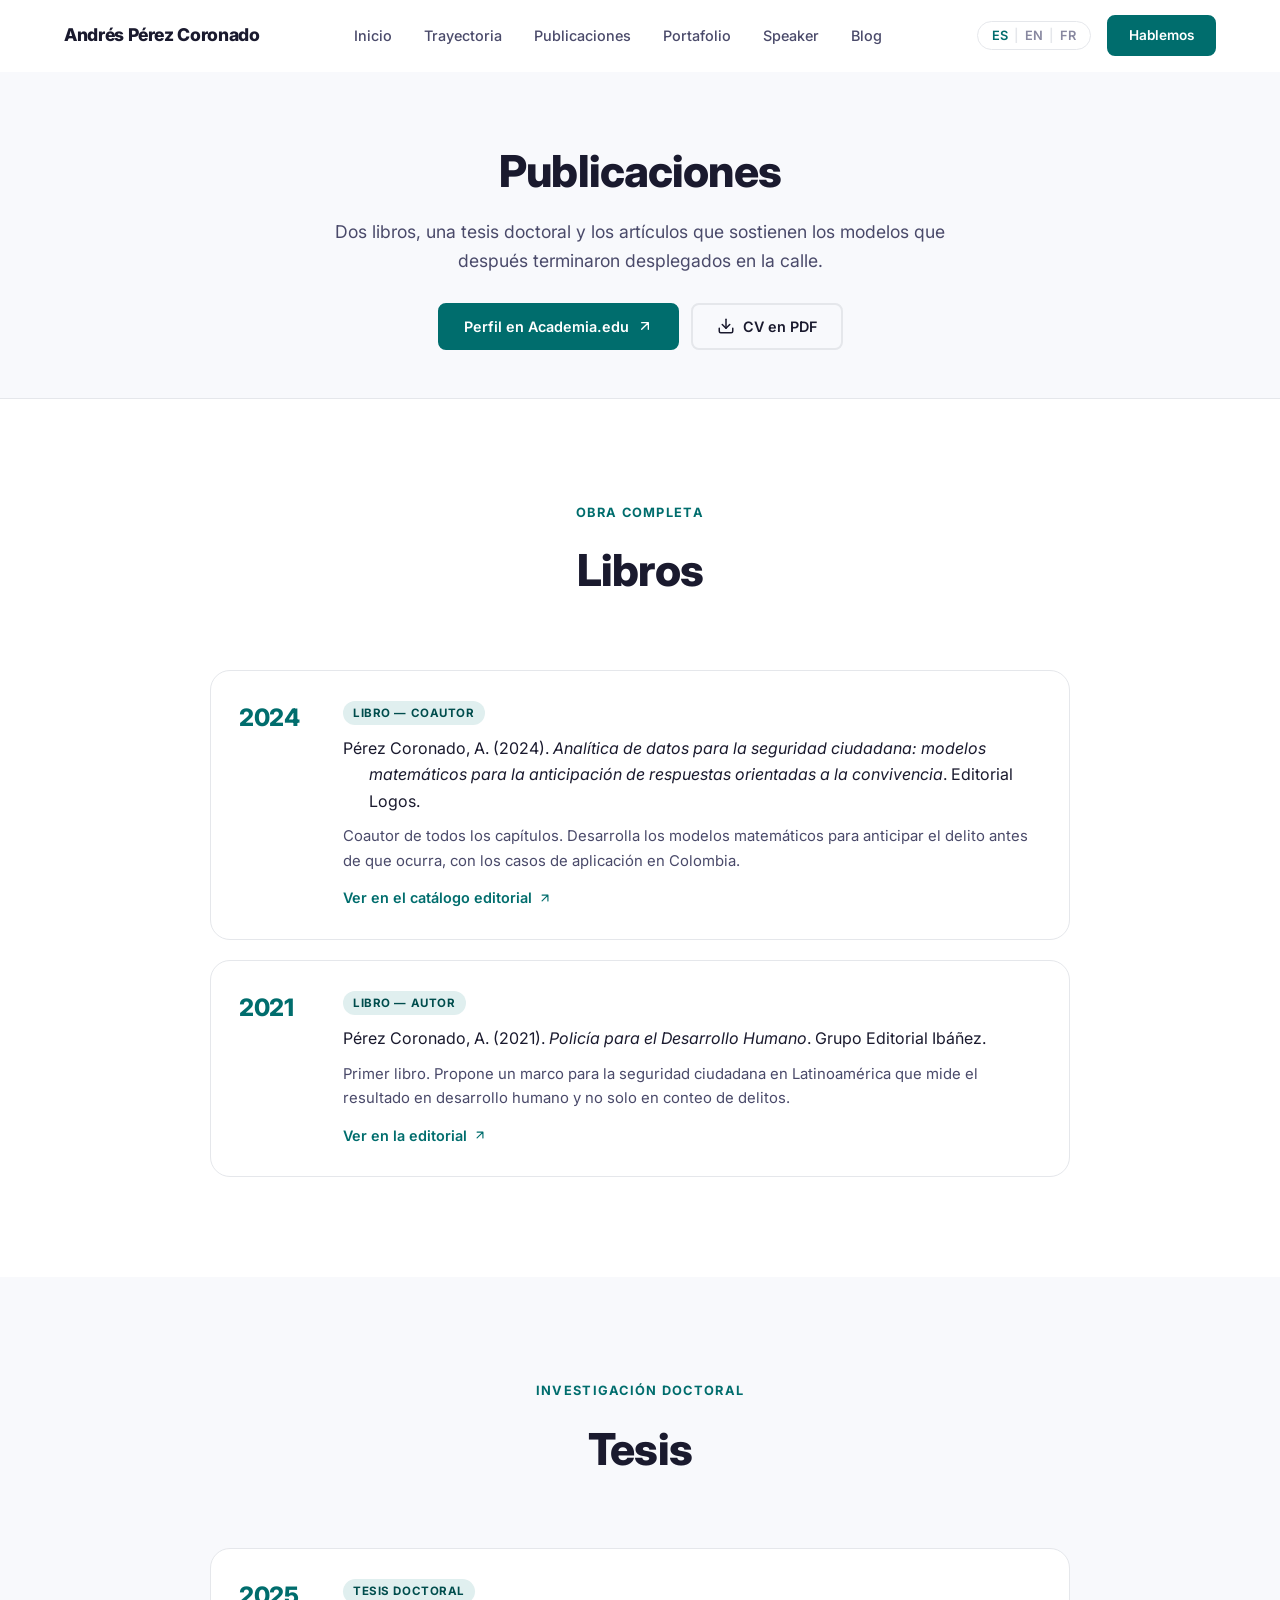
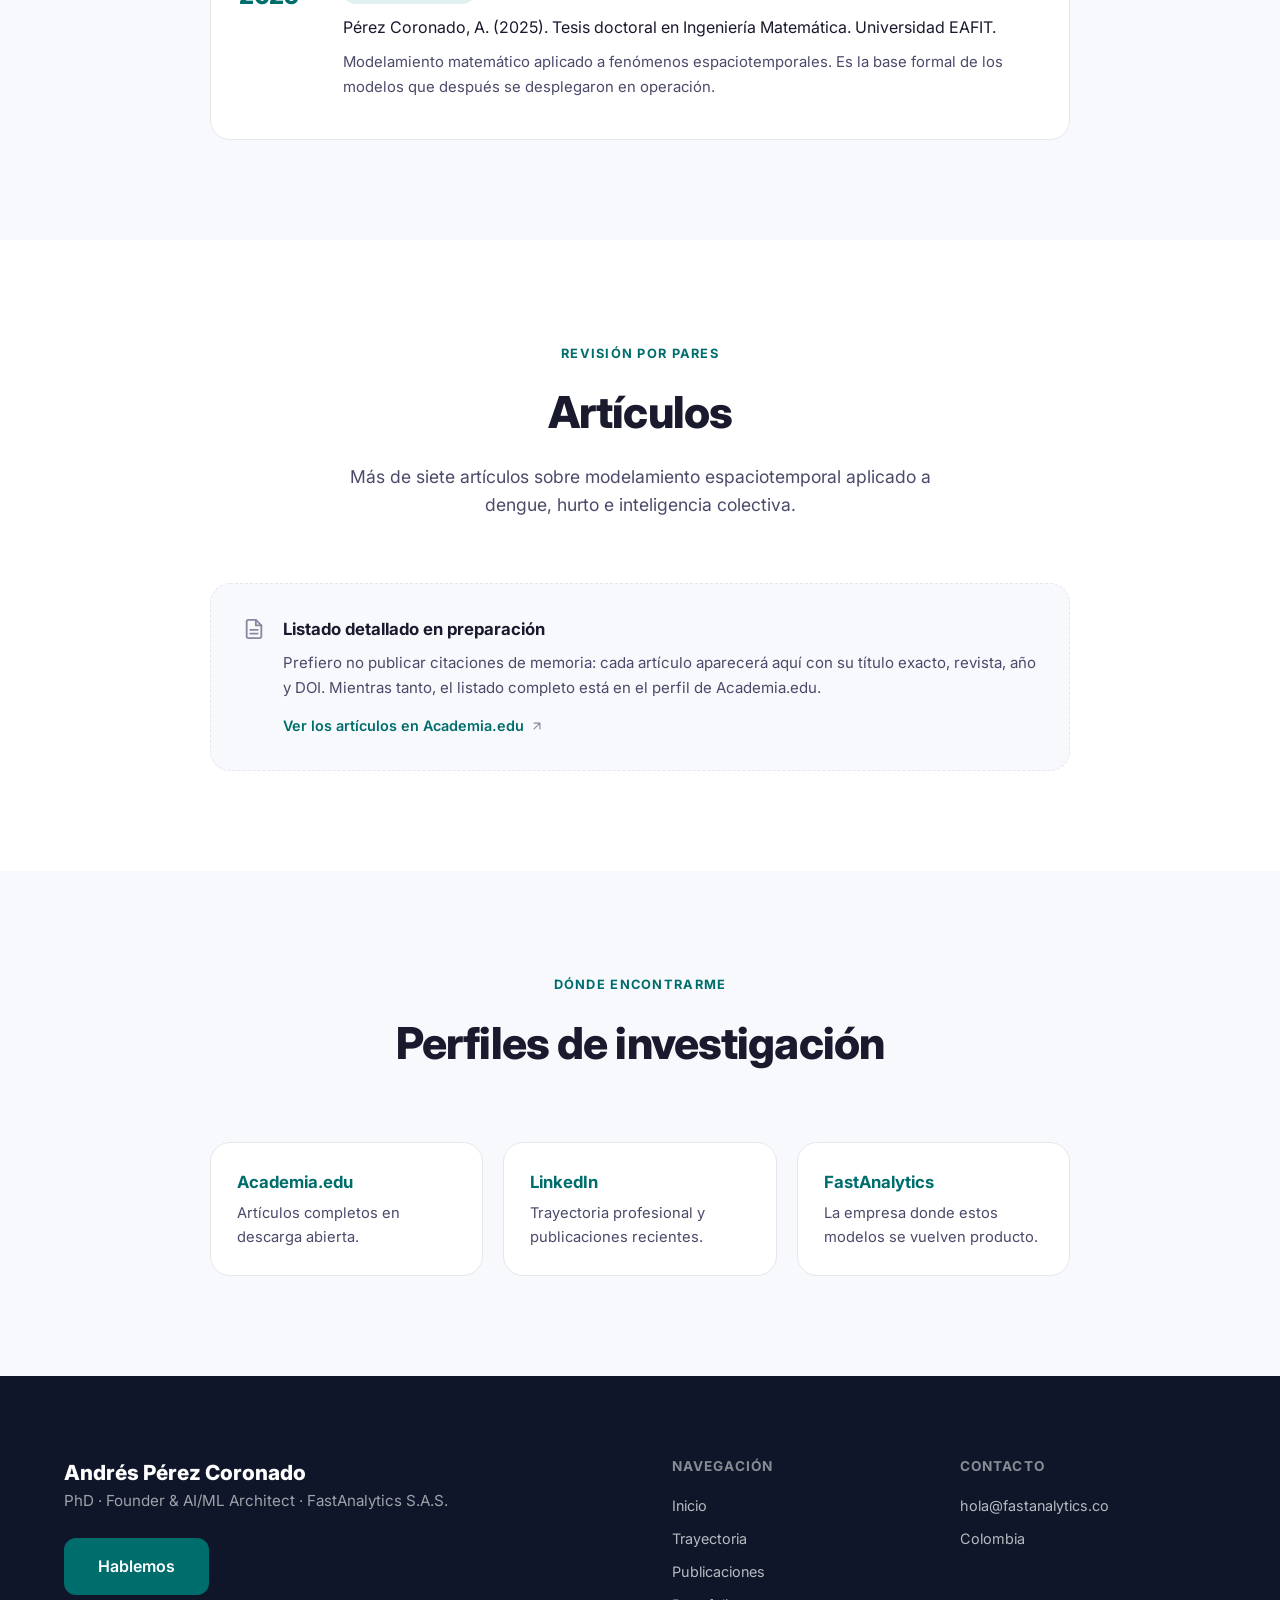
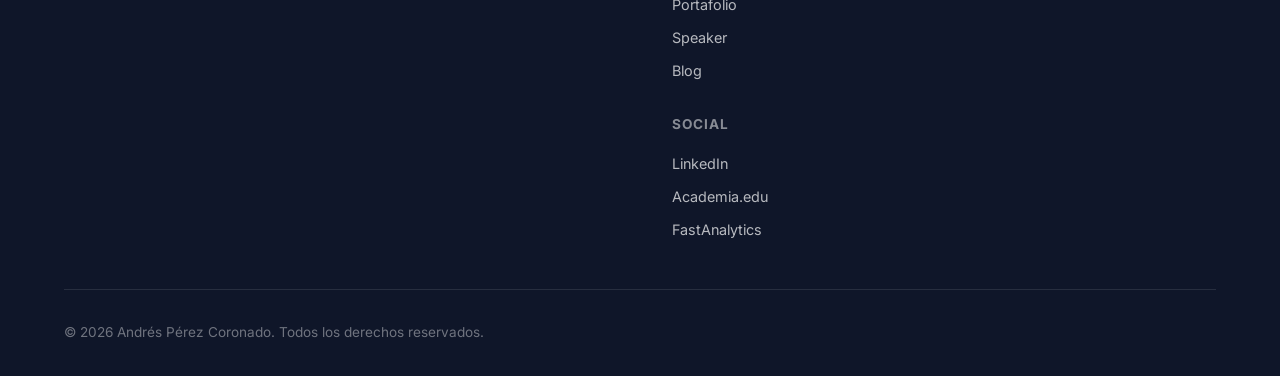
<file: publicaciones.html>
<!DOCTYPE html>
<html lang="es">
<head>
  <meta charset="UTF-8">
  <meta name="viewport" content="width=device-width, initial-scale=1.0">
  <title>Publicaciones | Andrés Pérez Coronado</title>
  <meta name="description" content="Publicaciones de Andrés Pérez Coronado, PhD: libros sobre seguridad ciudadana, tesis doctoral y artículos sobre modelamiento espaciotemporal del delito.">
  <meta name="author" content="Andrés Pérez Coronado">

  <meta property="og:title" content="Publicaciones | Andrés Pérez Coronado">
  <meta property="og:description" content="Libros, tesis doctoral y artículos sobre modelamiento espaciotemporal aplicado a la seguridad ciudadana.">
  <meta property="og:type" content="profile">
  <meta property="og:url" content="https://andrego50.github.io/publicaciones.html">
  <meta property="og:image" content="https://andrego50.github.io/assets/images/andres-perez.jpg">

  <meta name="twitter:card" content="summary_large_image">
  <meta name="twitter:title" content="Publicaciones | Andrés Pérez Coronado">
  <meta name="twitter:description" content="Libros, tesis doctoral y artículos sobre modelamiento espaciotemporal aplicado a la seguridad ciudadana.">
  <meta name="twitter:image" content="https://andrego50.github.io/assets/images/andres-perez.jpg">

  <link rel="icon" type="image/svg+xml" href="assets/images/favicon.svg">
  <link rel="icon" type="image/png" sizes="32x32" href="assets/images/favicon-32.png">
  <link rel="icon" type="image/png" sizes="16x16" href="assets/images/favicon-16.png">
  <link rel="shortcut icon" href="assets/images/favicon.ico">

  <link rel="canonical" href="https://andrego50.github.io/publicaciones.html">
  <link rel="alternate" hreflang="es" href="https://andrego50.github.io/publicaciones.html">
  <link rel="alternate" hreflang="en" href="https://andrego50.github.io/publicaciones.html">
  <link rel="alternate" hreflang="fr" href="https://andrego50.github.io/publicaciones.html">
  <link rel="alternate" hreflang="x-default" href="https://andrego50.github.io/publicaciones.html">

  <link rel="preconnect" href="https://fonts.googleapis.com">
  <link rel="preconnect" href="https://fonts.gstatic.com" crossorigin>
  <link href="https://fonts.googleapis.com/css2?family=Inter:wght@300;400;500;600;700;800&display=swap" rel="stylesheet">

  <link rel="stylesheet" href="css/styles.css?v=1">
  <link rel="stylesheet" href="css/site.css?v=2">

  <script type="application/ld+json">
  [
    {
      "@context": "https://schema.org",
      "@type": "Book",
      "name": "Policía para el Desarrollo Humano",
      "author": {"@type": "Person", "name": "Andrés Pérez Coronado"},
      "publisher": {"@type": "Organization", "name": "Grupo Editorial Ibáñez"},
      "datePublished": "2021",
      "inLanguage": "es",
      "about": "Convivencia y seguridad ciudadana en Latinoamérica",
      "url": "https://grupoeditorialibanez.com/policia-para-el-desarrollo-humano-pdh/"
    },
    {
      "@context": "https://schema.org",
      "@type": "Book",
      "name": "Analítica de datos para la seguridad ciudadana: Modelos matemáticos para la anticipación de respuestas orientadas a la convivencia",
      "author": {"@type": "Person", "name": "Andrés Pérez Coronado"},
      "publisher": {"@type": "Organization", "name": "Editorial Logos"},
      "datePublished": "2024",
      "inLanguage": "es",
      "url": "https://revistalogos.policia.edu.co:8443/omp/index.php/editorial/catalog/book/102"
    },
    {
      "@context": "https://schema.org",
      "@type": "Thesis",
      "name": "Tesis doctoral en Ingeniería Matemática",
      "author": {"@type": "Person", "name": "Andrés Pérez Coronado"},
      "datePublished": "2025",
      "inSupportOf": "PhD in Mathematical Engineering",
      "publisher": {"@type": "CollegeOrUniversity", "name": "Universidad EAFIT"}
    }
  ]
  </script>
</head>
<body>

  <!-- ========== NAVIGATION ========== -->
  <nav class="navbar" id="navbar">
    <div class="container nav-container">
      <a href="index.html" class="nav-logo">
        <span style="font-weight:800;font-size:1.1rem;letter-spacing:-0.02em;">Andrés Pérez Coronado</span>
      </a>
      <ul class="nav-links" id="navLinks">
        <li><a href="index.html" data-es="Inicio" data-en="Home" data-fr="Accueil">Inicio</a></li>
        <li><a href="trayectoria.html" data-es="Trayectoria" data-en="Background" data-fr="Parcours">Trayectoria</a></li>
        <li><a href="publicaciones.html" class="active" data-es="Publicaciones" data-en="Publications" data-fr="Publications">Publicaciones</a></li>
        <li><a href="portafolio.html" data-es="Portafolio" data-en="Portfolio" data-fr="Portfolio">Portafolio</a></li>
        <li><a href="speaker.html" data-es="Speaker" data-en="Speaking" data-fr="Conférences">Speaker</a></li>
        <li><a href="blog/index.html" data-es="Blog" data-en="Blog" data-fr="Blog">Blog</a></li>
      </ul>
      <div class="nav-actions">
        <button class="lang-toggle" id="langToggle" aria-label="Cambiar idioma">
          <span class="lang-option active" data-lang="es">ES</span>
          <span class="lang-separator">|</span>
          <span class="lang-option" data-lang="en">EN</span>
          <span class="lang-separator">|</span>
          <span class="lang-option" data-lang="fr">FR</span>
        </button>
        <a href="mailto:hola@fastanalytics.co" class="btn btn-primary btn-nav" data-es="Hablemos" data-en="Let's talk" data-fr="Parlons">Hablemos</a>
        <button class="hamburger" id="hamburger" aria-label="Menú">
          <span></span>
          <span></span>
          <span></span>
        </button>
      </div>
    </div>
  </nav>

  <!-- ========== PAGE HEADER ========== -->
  <header class="page-header">
    <div class="container">
      <h1 data-es="Publicaciones" data-en="Publications" data-fr="Publications">Publicaciones</h1>
      <p data-es="Dos libros, una tesis doctoral y los artículos que sostienen los modelos que después terminaron desplegados en la calle." data-en="Two books, a doctoral thesis, and the papers underpinning the models that later ended up deployed on the street." data-fr="Deux livres, une thèse de doctorat et les articles qui soutiennent les modèles ensuite déployés sur le terrain.">Dos libros, una tesis doctoral y los artículos que sostienen los modelos que después terminaron desplegados en la calle.</p>
      <div class="kit-actions">
        <a href="https://independent.academia.edu/Andr%C3%A9sP%C3%A9rezCoronado" target="_blank" rel="noopener" class="btn btn-primary">
          <span data-es="Perfil en Academia.edu" data-en="Academia.edu profile" data-fr="Profil Academia.edu">Perfil en Academia.edu</span>
          <svg width="16" height="16" viewBox="0 0 24 24" fill="none" stroke="currentColor" stroke-width="2" stroke-linecap="round" stroke-linejoin="round"><path d="M7 17L17 7M17 7H7M17 7v10"/></svg>
        </a>
        <a href="cv-andres-perez-coronado-es.pdf" download class="btn btn-outline">
          <svg width="18" height="18" viewBox="0 0 24 24" fill="none" stroke="currentColor" stroke-width="2" stroke-linecap="round" stroke-linejoin="round"><path d="M21 15v4a2 2 0 0 1-2 2H5a2 2 0 0 1-2-2v-4"/><polyline points="7 10 12 15 17 10"/><line x1="12" y1="15" x2="12" y2="3"/></svg>
          <span data-es="CV en PDF" data-en="CV as PDF" data-fr="CV en PDF">CV en PDF</span>
        </a>
      </div>
    </div>
  </header>

  <!-- ========== LIBROS ========== -->
  <section class="section">
    <div class="container">
      <div class="section-header animate-on-scroll">
        <span class="section-tag" data-es="Obra completa" data-en="Full-length works" data-fr="Ouvrages">Obra completa</span>
        <h2 class="section-title" data-es="Libros" data-en="Books" data-fr="Livres">Libros</h2>
      </div>

      <ol class="cite-list">

        <li class="cite-item animate-on-scroll">
          <div class="cite-year">2024</div>
          <div class="cite-body">
            <span class="cite-kind" data-es="Libro — coautor" data-en="Book — co-author" data-fr="Livre — co-auteur">Libro — coautor</span>
            <p class="cite-ref">Pérez Coronado, A. (2024). <em>Analítica de datos para la seguridad ciudadana: modelos matemáticos para la anticipación de respuestas orientadas a la convivencia</em>. Editorial Logos.</p>
            <p class="cite-note" data-es="Coautor de todos los capítulos. Desarrolla los modelos matemáticos para anticipar el delito antes de que ocurra, con los casos de aplicación en Colombia." data-en="Co-author of every chapter. It develops the mathematical models for anticipating crime before it happens, with the Colombian application cases." data-fr="Co-auteur de tous les chapitres. L'ouvrage développe les modèles mathématiques permettant d'anticiper le délit avant qu'il ne survienne, avec les cas d'application colombiens.">Coautor de todos los capítulos. Desarrolla los modelos matemáticos para anticipar el delito antes de que ocurra, con los casos de aplicación en Colombia.</p>
            <a href="https://revistalogos.policia.edu.co:8443/omp/index.php/editorial/catalog/book/102" target="_blank" rel="noopener" class="cite-link">
              <span data-es="Ver en el catálogo editorial" data-en="View in the publisher's catalog" data-fr="Voir dans le catalogue de l'éditeur">Ver en el catálogo editorial</span>
              <svg width="14" height="14" viewBox="0 0 24 24" fill="none" stroke="currentColor" stroke-width="2" stroke-linecap="round" stroke-linejoin="round"><path d="M7 17L17 7M17 7H7M17 7v10"/></svg>
            </a>
          </div>
        </li>

        <li class="cite-item animate-on-scroll">
          <div class="cite-year">2021</div>
          <div class="cite-body">
            <span class="cite-kind" data-es="Libro — autor" data-en="Book — author" data-fr="Livre — auteur">Libro — autor</span>
            <p class="cite-ref">Pérez Coronado, A. (2021). <em>Policía para el Desarrollo Humano</em>. Grupo Editorial Ibáñez.</p>
            <p class="cite-note" data-es="Primer libro. Propone un marco para la seguridad ciudadana en Latinoamérica que mide el resultado en desarrollo humano y no solo en conteo de delitos." data-en="First book. It proposes a framework for citizen security in Latin America that measures results in human development, not merely in crime counts." data-fr="Premier livre. Il propose un cadre de sécurité citoyenne en Amérique latine qui mesure les résultats en développement humain et non seulement en nombre de délits.">Primer libro. Propone un marco para la seguridad ciudadana en Latinoamérica que mide el resultado en desarrollo humano y no solo en conteo de delitos.</p>
            <a href="https://grupoeditorialibanez.com/policia-para-el-desarrollo-humano-pdh/" target="_blank" rel="noopener" class="cite-link">
              <span data-es="Ver en la editorial" data-en="View at the publisher" data-fr="Voir chez l'éditeur">Ver en la editorial</span>
              <svg width="14" height="14" viewBox="0 0 24 24" fill="none" stroke="currentColor" stroke-width="2" stroke-linecap="round" stroke-linejoin="round"><path d="M7 17L17 7M17 7H7M17 7v10"/></svg>
            </a>
          </div>
        </li>

      </ol>
    </div>
  </section>

  <!-- ========== TESIS ========== -->
  <section class="section" style="background:var(--bg-alt);">
    <div class="container">
      <div class="section-header animate-on-scroll">
        <span class="section-tag" data-es="Investigación doctoral" data-en="Doctoral research" data-fr="Recherche doctorale">Investigación doctoral</span>
        <h2 class="section-title" data-es="Tesis" data-en="Thesis" data-fr="Thèse">Tesis</h2>
      </div>

      <ol class="cite-list">
        <li class="cite-item animate-on-scroll">
          <div class="cite-year">2025</div>
          <div class="cite-body">
            <span class="cite-kind" data-es="Tesis doctoral" data-en="Doctoral thesis" data-fr="Thèse de doctorat">Tesis doctoral</span>
            <p class="cite-ref" data-es="Pérez Coronado, A. (2025). Tesis doctoral en Ingeniería Matemática. Universidad EAFIT." data-en="Pérez Coronado, A. (2025). Doctoral thesis in Mathematical Engineering. Universidad EAFIT." data-fr="Pérez Coronado, A. (2025). Thèse de doctorat en ingénierie mathématique. Universidad EAFIT.">Pérez Coronado, A. (2025). Tesis doctoral en Ingeniería Matemática. Universidad EAFIT.</p>
            <p class="cite-note" data-es="Modelamiento matemático aplicado a fenómenos espaciotemporales. Es la base formal de los modelos que después se desplegaron en operación." data-en="Mathematical modeling applied to spatiotemporal phenomena. It is the formal basis of the models later deployed in operation." data-fr="Modélisation mathématique appliquée aux phénomènes spatiotemporels. C'est la base formelle des modèles ensuite déployés en opération.">Modelamiento matemático aplicado a fenómenos espaciotemporales. Es la base formal de los modelos que después se desplegaron en operación.</p>
          </div>
        </li>
      </ol>
    </div>
  </section>

  <!-- ========== ARTÍCULOS ========== -->
  <section class="section">
    <div class="container">
      <div class="section-header animate-on-scroll">
        <span class="section-tag" data-es="Revisión por pares" data-en="Peer-reviewed" data-fr="Évalué par les pairs">Revisión por pares</span>
        <h2 class="section-title" data-es="Artículos" data-en="Papers" data-fr="Articles">Artículos</h2>
        <p class="section-subtitle" data-es="Más de siete artículos sobre modelamiento espaciotemporal aplicado a dengue, hurto e inteligencia colectiva." data-en="More than seven papers on spatiotemporal modeling applied to dengue, theft, and collective intelligence." data-fr="Plus de sept articles sur la modélisation spatiotemporelle appliquée à la dengue, au vol et à l'intelligence collective.">Más de siete artículos sobre modelamiento espaciotemporal aplicado a dengue, hurto e inteligencia colectiva.</p>
      </div>

      <div class="pending-block animate-on-scroll">
        <svg width="22" height="22" viewBox="0 0 24 24" fill="none" stroke="currentColor" stroke-width="2" stroke-linecap="round" stroke-linejoin="round"><path d="M14 2H6a2 2 0 0 0-2 2v16a2 2 0 0 0 2 2h12a2 2 0 0 0 2-2V8z"/><polyline points="14 2 14 8 20 8"/><line x1="16" y1="13" x2="8" y2="13"/><line x1="16" y1="17" x2="8" y2="17"/></svg>
        <div>
          <h3 data-es="Listado detallado en preparación" data-en="Detailed listing in preparation" data-fr="Liste détaillée en préparation">Listado detallado en preparación</h3>
          <p data-es="Prefiero no publicar citaciones de memoria: cada artículo aparecerá aquí con su título exacto, revista, año y DOI. Mientras tanto, el listado completo está en el perfil de Academia.edu." data-en="I would rather not publish citations from memory: each paper will appear here with its exact title, journal, year, and DOI. In the meantime, the full listing is on the Academia.edu profile." data-fr="Je préfère ne pas publier de citations de mémoire : chaque article figurera ici avec son titre exact, sa revue, son année et son DOI. En attendant, la liste complète se trouve sur le profil Academia.edu.">Prefiero no publicar citaciones de memoria: cada artículo aparecerá aquí con su título exacto, revista, año y DOI. Mientras tanto, el listado completo está en el perfil de Academia.edu.</p>
          <a href="https://independent.academia.edu/Andr%C3%A9sP%C3%A9rezCoronado" target="_blank" rel="noopener" class="cite-link">
            <span data-es="Ver los artículos en Academia.edu" data-en="View the papers on Academia.edu" data-fr="Voir les articles sur Academia.edu">Ver los artículos en Academia.edu</span>
            <svg width="14" height="14" viewBox="0 0 24 24" fill="none" stroke="currentColor" stroke-width="2" stroke-linecap="round" stroke-linejoin="round"><path d="M7 17L17 7M17 7H7M17 7v10"/></svg>
          </a>
        </div>
      </div>
    </div>
  </section>

  <!-- ========== PERFILES ========== -->
  <section class="section" style="background:var(--bg-alt);">
    <div class="container">
      <div class="section-header animate-on-scroll">
        <span class="section-tag" data-es="Dónde encontrarme" data-en="Where to find me" data-fr="Où me trouver">Dónde encontrarme</span>
        <h2 class="section-title" data-es="Perfiles de investigación" data-en="Research profiles" data-fr="Profils de recherche">Perfiles de investigación</h2>
      </div>
      <div class="profiles-grid">
        <a href="https://independent.academia.edu/Andr%C3%A9sP%C3%A9rezCoronado" target="_blank" rel="noopener" class="profile-card animate-on-scroll">
          <h3>Academia.edu</h3>
          <p data-es="Artículos completos en descarga abierta." data-en="Full papers, openly downloadable." data-fr="Articles complets en téléchargement libre.">Artículos completos en descarga abierta.</p>
        </a>
        <a href="https://www.linkedin.com/in/andres-perez-coronado-63792618/" target="_blank" rel="noopener" class="profile-card animate-on-scroll">
          <h3>LinkedIn</h3>
          <p data-es="Trayectoria profesional y publicaciones recientes." data-en="Professional background and recent posts." data-fr="Parcours professionnel et publications récentes.">Trayectoria profesional y publicaciones recientes.</p>
        </a>
        <a href="https://fastanalytics.co" target="_blank" rel="noopener" class="profile-card animate-on-scroll">
          <h3>FastAnalytics</h3>
          <p data-es="La empresa donde estos modelos se vuelven producto." data-en="The company where these models become product." data-fr="L'entreprise où ces modèles deviennent des produits.">La empresa donde estos modelos se vuelven producto.</p>
        </a>
      </div>
    </div>
  </section>

  <!-- ========== FOOTER / CONTACTO ========== -->
  <footer class="footer" id="contacto">
    <div class="container">
      <div class="footer-main">
        <div class="footer-brand">
          <p style="font-weight:800;font-size:1.3rem;color:white;">Andrés Pérez Coronado</p>
          <p class="footer-tagline" data-es="PhD · Founder & AI/ML Architect · FastAnalytics S.A.S." data-en="PhD · Founder & AI/ML Architect · FastAnalytics S.A.S." data-fr="Doctorat · Fondateur & Architecte IA/ML · FastAnalytics S.A.S.">PhD · Founder &amp; AI/ML Architect · FastAnalytics S.A.S.</p>
          <a href="mailto:hola@fastanalytics.co" class="btn btn-primary btn-lg footer-cta" data-es="Hablemos" data-en="Let's talk" data-fr="Parlons">Hablemos</a>
        </div>
        <div class="footer-links">
          <div class="footer-col">
            <h4 data-es="Navegación" data-en="Navigation" data-fr="Navigation">Navegación</h4>
            <ul>
              <li><a href="index.html" data-es="Inicio" data-en="Home" data-fr="Accueil">Inicio</a></li>
              <li><a href="trayectoria.html" data-es="Trayectoria" data-en="Background" data-fr="Parcours">Trayectoria</a></li>
              <li><a href="publicaciones.html" data-es="Publicaciones" data-en="Publications" data-fr="Publications">Publicaciones</a></li>
              <li><a href="portafolio.html" data-es="Portafolio" data-en="Portfolio" data-fr="Portfolio">Portafolio</a></li>
              <li><a href="speaker.html" data-es="Speaker" data-en="Speaking" data-fr="Conférences">Speaker</a></li>
              <li><a href="blog/index.html" data-es="Blog" data-en="Blog" data-fr="Blog">Blog</a></li>
            </ul>
          </div>
          <div class="footer-col">
            <h4 data-es="Contacto" data-en="Contact" data-fr="Contact">Contacto</h4>
            <ul>
              <li><a href="mailto:hola@fastanalytics.co">hola@fastanalytics.co</a></li>
              <li data-es="Colombia" data-en="Colombia" data-fr="Colombie">Colombia</li>
            </ul>
          </div>
          <div class="footer-col">
            <h4 data-es="Social" data-en="Social" data-fr="Réseaux">Social</h4>
            <ul>
              <li><a href="https://www.linkedin.com/in/andres-perez-coronado-63792618/" target="_blank" rel="noopener">LinkedIn</a></li>
              <li><a href="https://independent.academia.edu/Andr%C3%A9sP%C3%A9rezCoronado" target="_blank" rel="noopener">Academia.edu</a></li>
              <li><a href="https://fastanalytics.co" target="_blank" rel="noopener">FastAnalytics</a></li>
            </ul>
          </div>
        </div>
      </div>
      <div class="footer-bottom">
        <p class="footer-copy">&copy; 2026 Andrés Pérez Coronado. <span data-es="Todos los derechos reservados." data-en="All rights reserved." data-fr="Tous droits réservés.">Todos los derechos reservados.</span></p>
      </div>
    </div>
  </footer>

  <script>
    window.PAGE_TITLES = {
      es: 'Publicaciones | Andrés Pérez Coronado',
      en: 'Publications | Andrés Pérez Coronado',
      fr: 'Publications | Andrés Pérez Coronado'
    };
  </script>
  <script src="js/main.js?v=1"></script>
</body>
</html>
</file>
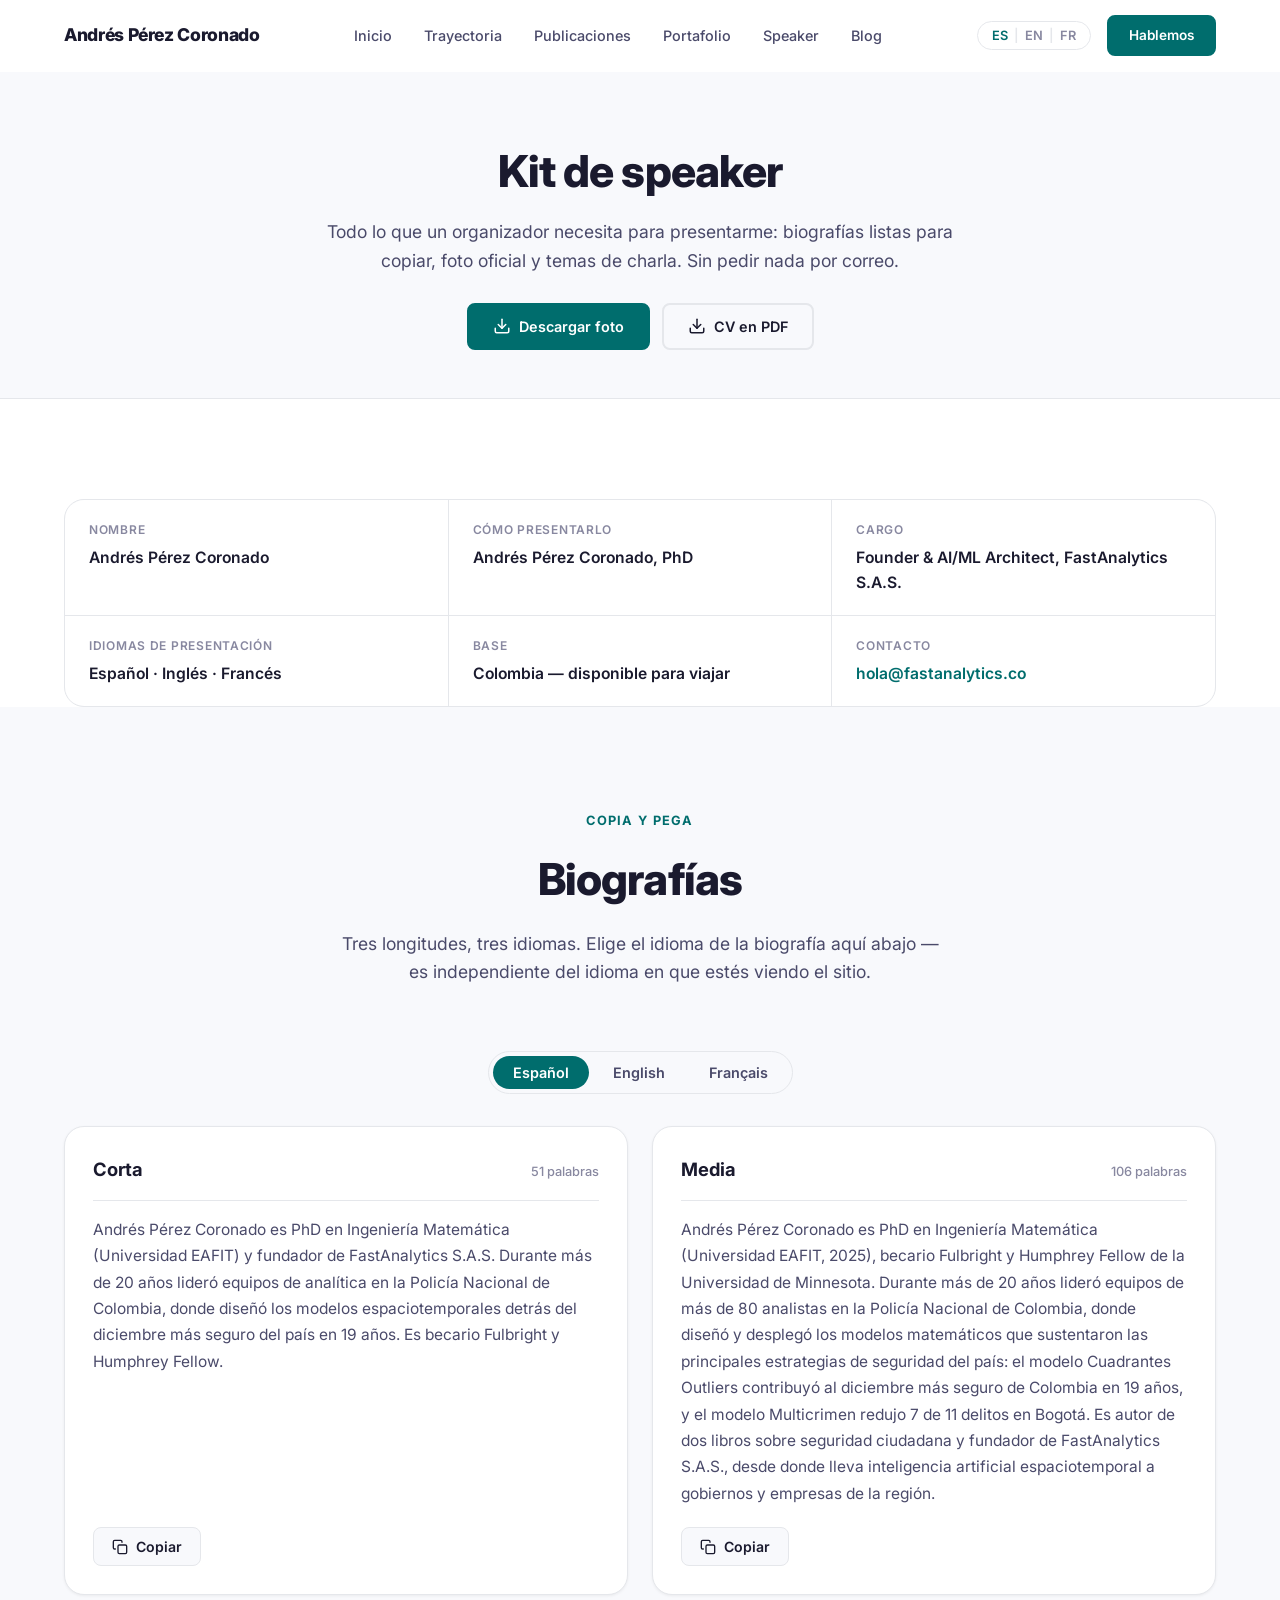
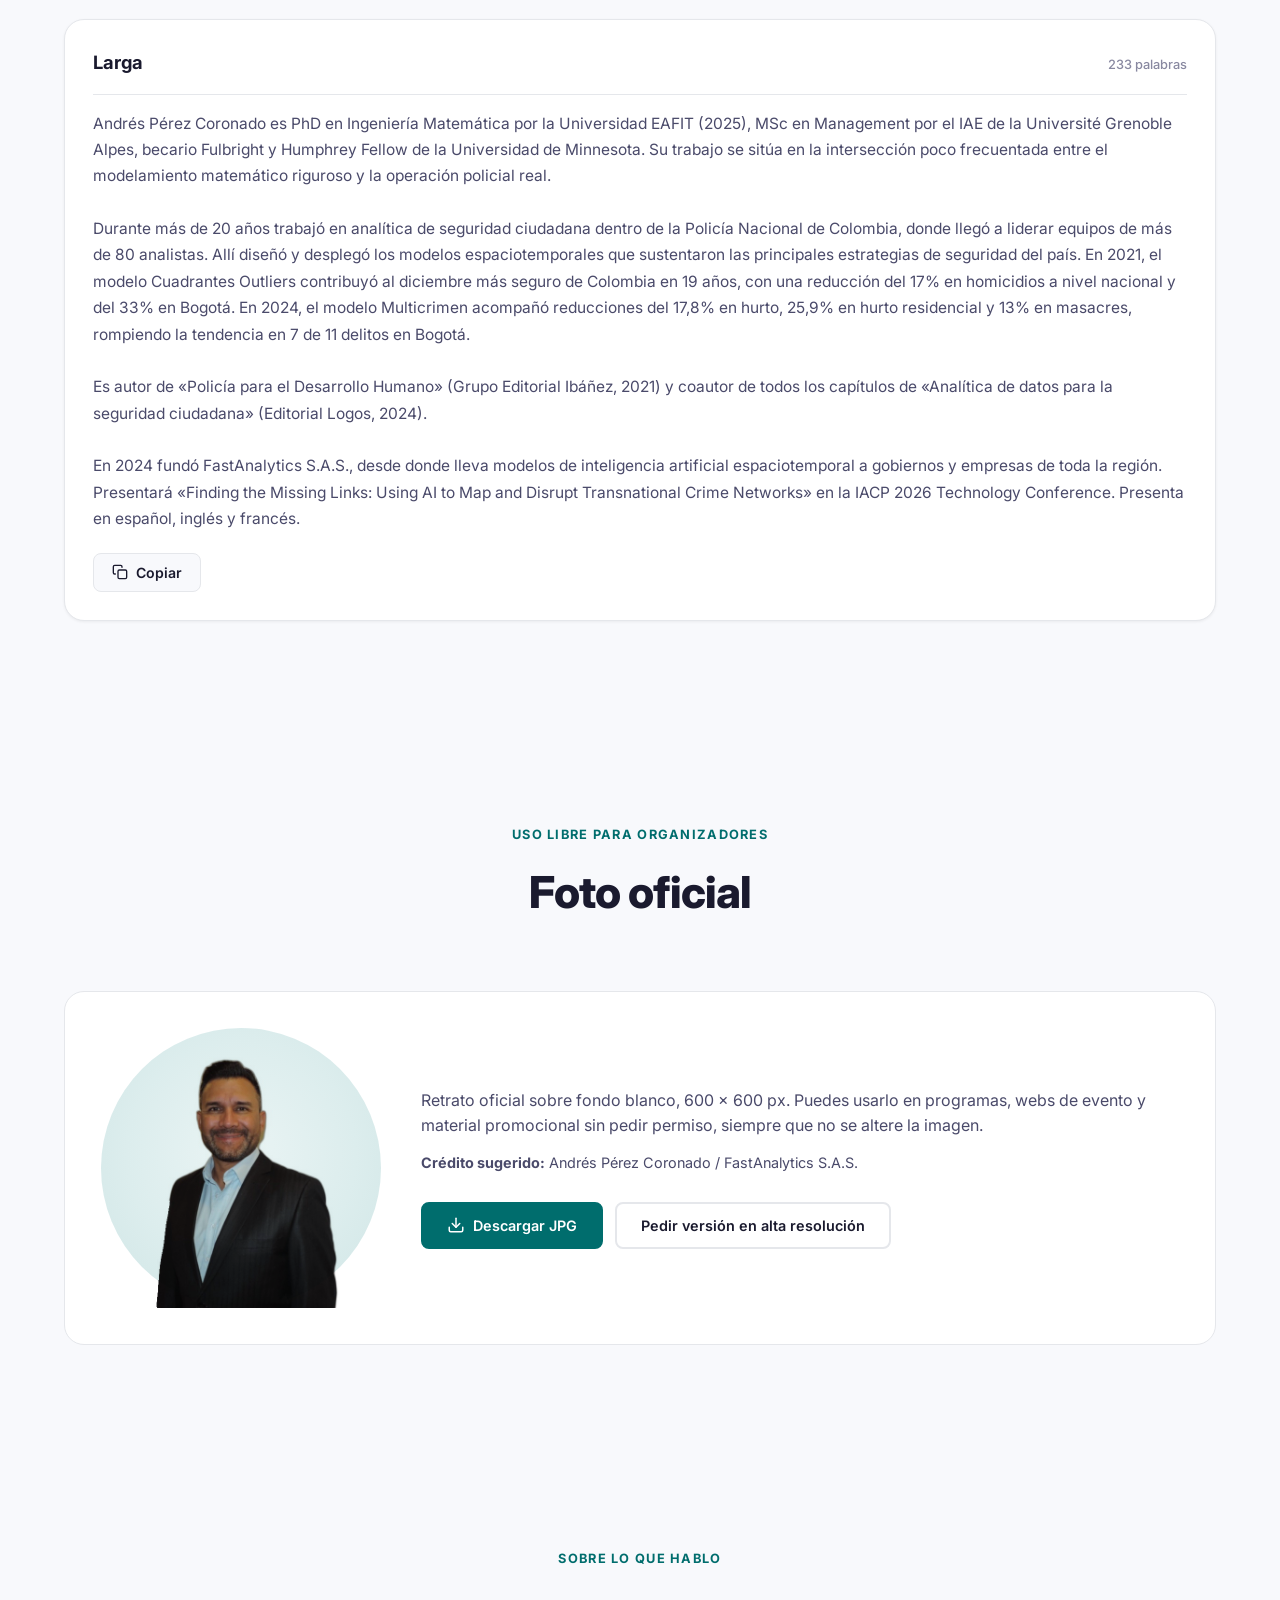
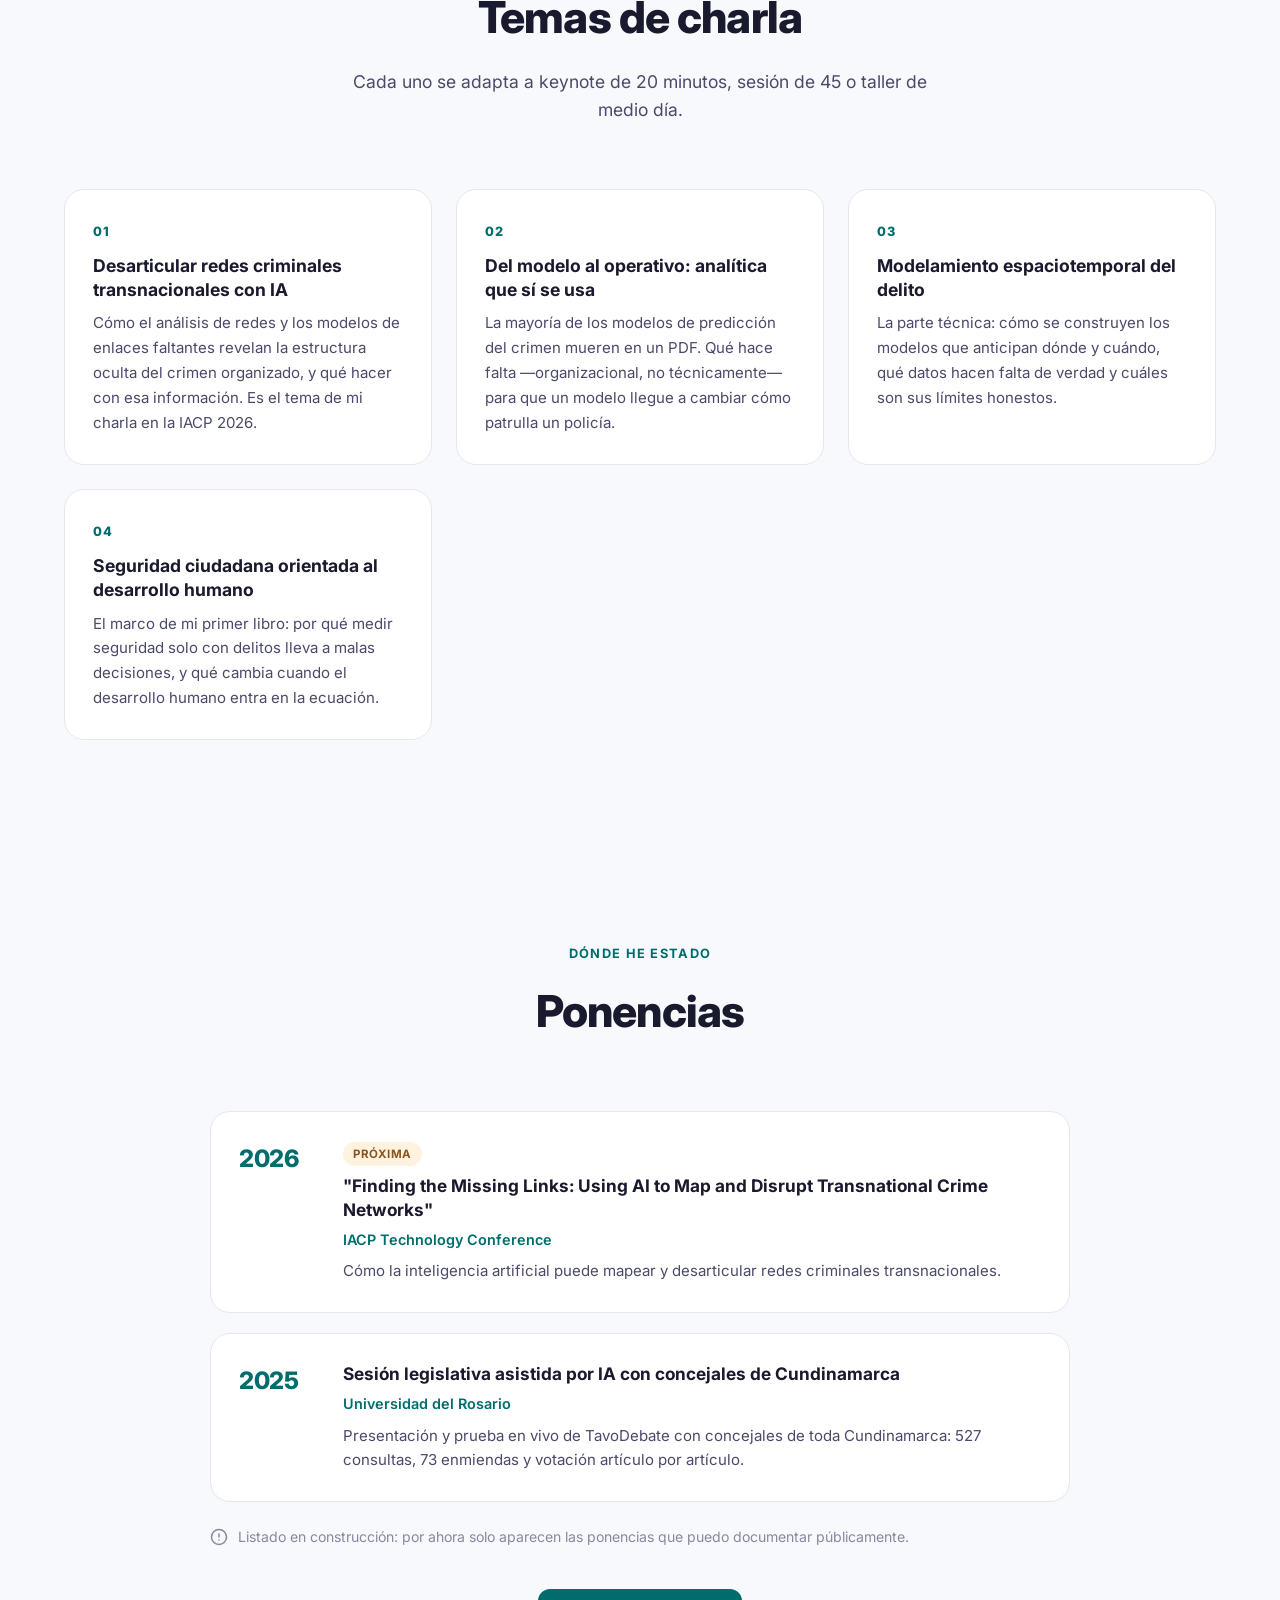
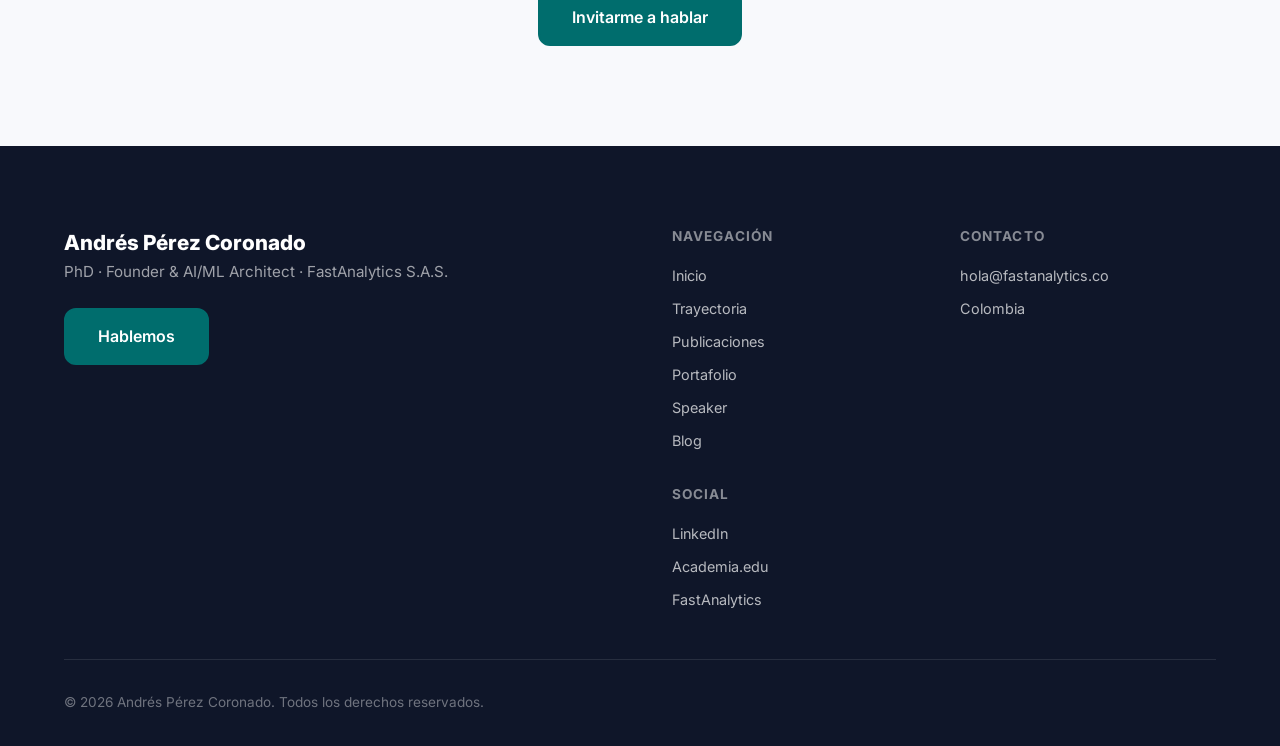
<file: speaker.html>
<!DOCTYPE html>
<html lang="es">
<head>
  <meta charset="UTF-8">
  <meta name="viewport" content="width=device-width, initial-scale=1.0">
  <title>Kit de speaker | Andrés Pérez Coronado</title>
  <meta name="description" content="Kit de speaker de Andrés Pérez Coronado: biografías listas para copiar en español, inglés y francés, foto oficial, temas de charla y ponencias.">
  <meta name="author" content="Andrés Pérez Coronado">

  <meta property="og:title" content="Kit de speaker | Andrés Pérez Coronado">
  <meta property="og:description" content="Biografías listas para copiar, foto oficial, temas de charla y ponencias.">
  <meta property="og:type" content="profile">
  <meta property="og:url" content="https://andrego50.github.io/speaker.html">
  <meta property="og:image" content="https://andrego50.github.io/assets/images/andres-perez.jpg">

  <meta name="twitter:card" content="summary_large_image">
  <meta name="twitter:title" content="Kit de speaker | Andrés Pérez Coronado">
  <meta name="twitter:description" content="Biografías listas para copiar, foto oficial, temas de charla y ponencias.">
  <meta name="twitter:image" content="https://andrego50.github.io/assets/images/andres-perez.jpg">

  <link rel="icon" type="image/svg+xml" href="assets/images/favicon.svg">
  <link rel="icon" type="image/png" sizes="32x32" href="assets/images/favicon-32.png">
  <link rel="icon" type="image/png" sizes="16x16" href="assets/images/favicon-16.png">
  <link rel="shortcut icon" href="assets/images/favicon.ico">

  <link rel="canonical" href="https://andrego50.github.io/speaker.html">
  <link rel="alternate" hreflang="es" href="https://andrego50.github.io/speaker.html">
  <link rel="alternate" hreflang="en" href="https://andrego50.github.io/speaker.html">
  <link rel="alternate" hreflang="fr" href="https://andrego50.github.io/speaker.html">
  <link rel="alternate" hreflang="x-default" href="https://andrego50.github.io/speaker.html">

  <link rel="preconnect" href="https://fonts.googleapis.com">
  <link rel="preconnect" href="https://fonts.gstatic.com" crossorigin>
  <link href="https://fonts.googleapis.com/css2?family=Inter:wght@300;400;500;600;700;800&display=swap" rel="stylesheet">

  <link rel="stylesheet" href="css/styles.css?v=1">
  <link rel="stylesheet" href="css/site.css?v=2">
</head>
<body>

  <!-- ========== NAVIGATION ========== -->
  <nav class="navbar" id="navbar">
    <div class="container nav-container">
      <a href="index.html" class="nav-logo">
        <span style="font-weight:800;font-size:1.1rem;letter-spacing:-0.02em;">Andrés Pérez Coronado</span>
      </a>
      <ul class="nav-links" id="navLinks">
        <li><a href="index.html" data-es="Inicio" data-en="Home" data-fr="Accueil">Inicio</a></li>
        <li><a href="trayectoria.html" data-es="Trayectoria" data-en="Background" data-fr="Parcours">Trayectoria</a></li>
        <li><a href="publicaciones.html" data-es="Publicaciones" data-en="Publications" data-fr="Publications">Publicaciones</a></li>
        <li><a href="portafolio.html" data-es="Portafolio" data-en="Portfolio" data-fr="Portfolio">Portafolio</a></li>
        <li><a href="speaker.html" class="active" data-es="Speaker" data-en="Speaking" data-fr="Conférences">Speaker</a></li>
        <li><a href="blog/index.html" data-es="Blog" data-en="Blog" data-fr="Blog">Blog</a></li>
      </ul>
      <div class="nav-actions">
        <button class="lang-toggle" id="langToggle" aria-label="Cambiar idioma">
          <span class="lang-option active" data-lang="es">ES</span>
          <span class="lang-separator">|</span>
          <span class="lang-option" data-lang="en">EN</span>
          <span class="lang-separator">|</span>
          <span class="lang-option" data-lang="fr">FR</span>
        </button>
        <a href="mailto:hola@fastanalytics.co" class="btn btn-primary btn-nav" data-es="Hablemos" data-en="Let's talk" data-fr="Parlons">Hablemos</a>
        <button class="hamburger" id="hamburger" aria-label="Menú">
          <span></span>
          <span></span>
          <span></span>
        </button>
      </div>
    </div>
  </nav>

  <!-- ========== PAGE HEADER ========== -->
  <header class="page-header">
    <div class="container">
      <h1 data-es="Kit de speaker" data-en="Speaker kit" data-fr="Kit conférencier">Kit de speaker</h1>
      <p data-es="Todo lo que un organizador necesita para presentarme: biografías listas para copiar, foto oficial y temas de charla. Sin pedir nada por correo." data-en="Everything an organizer needs to introduce me: ready-to-copy bios, official photo, and speaking topics. No need to email for anything." data-fr="Tout ce qu'un organisateur doit avoir pour me présenter : biographies prêtes à copier, photo officielle et thèmes de conférence. Sans rien demander par courriel.">Todo lo que un organizador necesita para presentarme: biografías listas para copiar, foto oficial y temas de charla. Sin pedir nada por correo.</p>
      <div class="kit-actions">
        <a href="assets/images/andres-perez-original.jpg" download class="btn btn-primary">
          <svg width="18" height="18" viewBox="0 0 24 24" fill="none" stroke="currentColor" stroke-width="2" stroke-linecap="round" stroke-linejoin="round"><path d="M21 15v4a2 2 0 0 1-2 2H5a2 2 0 0 1-2-2v-4"/><polyline points="7 10 12 15 17 10"/><line x1="12" y1="15" x2="12" y2="3"/></svg>
          <span data-es="Descargar foto" data-en="Download photo" data-fr="Télécharger la photo">Descargar foto</span>
        </a>
        <a href="cv-andres-perez-coronado-es.pdf" download class="btn btn-outline">
          <svg width="18" height="18" viewBox="0 0 24 24" fill="none" stroke="currentColor" stroke-width="2" stroke-linecap="round" stroke-linejoin="round"><path d="M21 15v4a2 2 0 0 1-2 2H5a2 2 0 0 1-2-2v-4"/><polyline points="7 10 12 15 17 10"/><line x1="12" y1="15" x2="12" y2="3"/></svg>
          <span data-es="CV en PDF" data-en="CV as PDF" data-fr="CV en PDF">CV en PDF</span>
        </a>
      </div>
    </div>
  </header>

  <!-- ========== DATOS RÁPIDOS ========== -->
  <section class="section" style="padding-bottom:0;">
    <div class="container">
      <div class="factsheet animate-on-scroll">
        <div class="fact">
          <span class="fact-label" data-es="Nombre" data-en="Name" data-fr="Nom">Nombre</span>
          <span class="fact-value">Andrés Pérez Coronado</span>
        </div>
        <div class="fact">
          <span class="fact-label" data-es="Cómo presentarlo" data-en="How to introduce him" data-fr="Comment le présenter">Cómo presentarlo</span>
          <span class="fact-value" data-es="Andrés Pérez Coronado, PhD" data-en="Andrés Pérez Coronado, PhD" data-fr="Andrés Pérez Coronado, PhD">Andrés Pérez Coronado, PhD</span>
        </div>
        <div class="fact">
          <span class="fact-label" data-es="Cargo" data-en="Title" data-fr="Fonction">Cargo</span>
          <span class="fact-value">Founder &amp; AI/ML Architect, FastAnalytics S.A.S.</span>
        </div>
        <div class="fact">
          <span class="fact-label" data-es="Idiomas de presentación" data-en="Presentation languages" data-fr="Langues de présentation">Idiomas de presentación</span>
          <span class="fact-value" data-es="Español · Inglés · Francés" data-en="Spanish · English · French" data-fr="Espagnol · Anglais · Français">Español · Inglés · Francés</span>
        </div>
        <div class="fact">
          <span class="fact-label" data-es="Base" data-en="Based in" data-fr="Basé à">Base</span>
          <span class="fact-value" data-es="Colombia — disponible para viajar" data-en="Colombia — available to travel" data-fr="Colombie — disponible pour voyager">Colombia — disponible para viajar</span>
        </div>
        <div class="fact">
          <span class="fact-label" data-es="Contacto" data-en="Contact" data-fr="Contact">Contacto</span>
          <span class="fact-value"><a href="mailto:hola@fastanalytics.co">hola@fastanalytics.co</a></span>
        </div>
      </div>
    </div>
  </section>

  <!-- ========== BIOGRAFÍAS ========== -->
  <section class="section">
    <div class="container">
      <div class="section-header animate-on-scroll">
        <span class="section-tag" data-es="Copia y pega" data-en="Copy and paste" data-fr="Copier-coller">Copia y pega</span>
        <h2 class="section-title" data-es="Biografías" data-en="Bios" data-fr="Biographies">Biografías</h2>
        <p class="section-subtitle" data-es="Tres longitudes, tres idiomas. Elige el idioma de la biografía aquí abajo — es independiente del idioma en que estés viendo el sitio." data-en="Three lengths, three languages. Pick the bio language below — it is independent of the language you are browsing the site in." data-fr="Trois longueurs, trois langues. Choisissez ici la langue de la biographie — elle est indépendante de la langue de navigation du site.">Tres longitudes, tres idiomas. Elige el idioma de la biografía aquí abajo — es independiente del idioma en que estés viendo el sitio.</p>
      </div>

      <div class="bio-lang-tabs animate-on-scroll" id="bioLangTabs" role="tablist">
        <button class="bio-lang active" data-biolang="es" role="tab" aria-selected="true">Español</button>
        <button class="bio-lang" data-biolang="en" role="tab" aria-selected="false">English</button>
        <button class="bio-lang" data-biolang="fr" role="tab" aria-selected="false">Français</button>
      </div>

      <div class="bio-grid">

        <!-- ---------- CORTA ---------- -->
        <article class="bio-card animate-on-scroll">
          <header class="bio-head">
            <h3 data-es="Corta" data-en="Short" data-fr="Courte">Corta</h3>
            <span class="bio-count"><span class="bio-words">51</span> <span data-es="palabras" data-en="words" data-fr="mots">palabras</span></span>
          </header>
          <p class="bio-text" data-biolang="es">Andrés Pérez Coronado es PhD en Ingeniería Matemática (Universidad EAFIT) y fundador de FastAnalytics S.A.S. Durante más de 20 años lideró equipos de analítica en la Policía Nacional de Colombia, donde diseñó los modelos espaciotemporales detrás del diciembre más seguro del país en 19 años. Es becario Fulbright y Humphrey Fellow.</p>
          <p class="bio-text" data-biolang="en" hidden>Andrés Pérez Coronado holds a PhD in Mathematical Engineering (Universidad EAFIT) and is the founder of FastAnalytics S.A.S. For more than 20 years he led analytics teams at the Colombian National Police, where he designed the spatiotemporal models behind the country's safest December in 19 years. He is a Fulbright Scholar and Humphrey Fellow.</p>
          <p class="bio-text" data-biolang="fr" hidden>Andrés Pérez Coronado est docteur en ingénierie mathématique (Universidad EAFIT) et fondateur de FastAnalytics S.A.S. Pendant plus de 20 ans, il a dirigé des équipes d'analytique au sein de la Police nationale colombienne, où il a conçu les modèles spatiotemporels à l'origine du décembre le plus sûr du pays en 19 ans. Il est boursier Fulbright et Humphrey Fellow.</p>
          <button class="btn btn-copy" data-copy>
            <svg width="16" height="16" viewBox="0 0 24 24" fill="none" stroke="currentColor" stroke-width="2" stroke-linecap="round" stroke-linejoin="round"><rect x="9" y="9" width="13" height="13" rx="2"/><path d="M5 15H4a2 2 0 0 1-2-2V4a2 2 0 0 1 2-2h9a2 2 0 0 1 2 2v1"/></svg>
            <span class="copy-label" data-es="Copiar" data-en="Copy" data-fr="Copier">Copiar</span>
          </button>
        </article>

        <!-- ---------- MEDIA ---------- -->
        <article class="bio-card animate-on-scroll">
          <header class="bio-head">
            <h3 data-es="Media" data-en="Medium" data-fr="Moyenne">Media</h3>
            <span class="bio-count"><span class="bio-words">104</span> <span data-es="palabras" data-en="words" data-fr="mots">palabras</span></span>
          </header>
          <p class="bio-text" data-biolang="es">Andrés Pérez Coronado es PhD en Ingeniería Matemática (Universidad EAFIT, 2025), becario Fulbright y Humphrey Fellow de la Universidad de Minnesota. Durante más de 20 años lideró equipos de más de 80 analistas en la Policía Nacional de Colombia, donde diseñó y desplegó los modelos matemáticos que sustentaron las principales estrategias de seguridad del país: el modelo Cuadrantes Outliers contribuyó al diciembre más seguro de Colombia en 19 años, y el modelo Multicrimen redujo 7 de 11 delitos en Bogotá. Es autor de dos libros sobre seguridad ciudadana y fundador de FastAnalytics S.A.S., desde donde lleva inteligencia artificial espaciotemporal a gobiernos y empresas de la región.</p>
          <p class="bio-text" data-biolang="en" hidden>Andrés Pérez Coronado holds a PhD in Mathematical Engineering (Universidad EAFIT, 2025) and is a Fulbright Scholar and Humphrey Fellow at the University of Minnesota. For over 20 years he led teams of more than 80 analysts at the Colombian National Police, where he designed and deployed the mathematical models underpinning the country's main security strategies: his Outlier Quadrants model contributed to Colombia's safest December in 19 years, and his Multicrime model reduced 7 of 11 crime categories in Bogotá. He is the author of two books on citizen security and the founder of FastAnalytics S.A.S., through which he brings spatiotemporal artificial intelligence to governments and companies across the region.</p>
          <p class="bio-text" data-biolang="fr" hidden>Andrés Pérez Coronado est docteur en ingénierie mathématique (Universidad EAFIT, 2025), boursier Fulbright et Humphrey Fellow de l'Université du Minnesota. Pendant plus de 20 ans, il a dirigé des équipes de plus de 80 analystes au sein de la Police nationale colombienne, où il a conçu et déployé les modèles mathématiques qui ont soutenu les principales stratégies de sécurité du pays : son modèle Quadrants Aberrants a contribué au décembre le plus sûr de Colombie en 19 ans, et son modèle Multicrime a fait reculer 7 des 11 catégories de délits à Bogotá. Auteur de deux ouvrages sur la sécurité citoyenne, il a fondé FastAnalytics S.A.S., qui apporte l'intelligence artificielle spatiotemporelle aux gouvernements et aux entreprises de la région.</p>
          <button class="btn btn-copy" data-copy>
            <svg width="16" height="16" viewBox="0 0 24 24" fill="none" stroke="currentColor" stroke-width="2" stroke-linecap="round" stroke-linejoin="round"><rect x="9" y="9" width="13" height="13" rx="2"/><path d="M5 15H4a2 2 0 0 1-2-2V4a2 2 0 0 1 2-2h9a2 2 0 0 1 2 2v1"/></svg>
            <span class="copy-label" data-es="Copiar" data-en="Copy" data-fr="Copier">Copiar</span>
          </button>
        </article>

        <!-- ---------- LARGA ---------- -->
        <article class="bio-card bio-card-wide animate-on-scroll">
          <header class="bio-head">
            <h3 data-es="Larga" data-en="Long" data-fr="Longue">Larga</h3>
            <span class="bio-count"><span class="bio-words">243</span> <span data-es="palabras" data-en="words" data-fr="mots">palabras</span></span>
          </header>
          <p class="bio-text" data-biolang="es">Andrés Pérez Coronado es PhD en Ingeniería Matemática por la Universidad EAFIT (2025), MSc en Management por el IAE de la Université Grenoble Alpes, becario Fulbright y Humphrey Fellow de la Universidad de Minnesota. Su trabajo se sitúa en la intersección poco frecuentada entre el modelamiento matemático riguroso y la operación policial real.

Durante más de 20 años trabajó en analítica de seguridad ciudadana dentro de la Policía Nacional de Colombia, donde llegó a liderar equipos de más de 80 analistas. Allí diseñó y desplegó los modelos espaciotemporales que sustentaron las principales estrategias de seguridad del país. En 2021, el modelo Cuadrantes Outliers contribuyó al diciembre más seguro de Colombia en 19 años, con una reducción del 17% en homicidios a nivel nacional y del 33% en Bogotá. En 2024, el modelo Multicrimen acompañó reducciones del 17,8% en hurto, 25,9% en hurto residencial y 13% en masacres, rompiendo la tendencia en 7 de 11 delitos en Bogotá.

Es autor de «Policía para el Desarrollo Humano» (Grupo Editorial Ibáñez, 2021) y coautor de todos los capítulos de «Analítica de datos para la seguridad ciudadana» (Editorial Logos, 2024).

En 2024 fundó FastAnalytics S.A.S., desde donde lleva modelos de inteligencia artificial espaciotemporal a gobiernos y empresas de toda la región. Presentará «Finding the Missing Links: Using AI to Map and Disrupt Transnational Crime Networks» en la IACP 2026 Technology Conference. Presenta en español, inglés y francés.</p>
          <p class="bio-text" data-biolang="en" hidden>Andrés Pérez Coronado holds a PhD in Mathematical Engineering from Universidad EAFIT (2025) and an MSc in Management from IAE, Université Grenoble Alpes. He is a Fulbright Scholar and a Humphrey Fellow at the University of Minnesota. His work sits at the rarely occupied intersection of rigorous mathematical modeling and real police operations.

For more than 20 years he worked in citizen-security analytics at the Colombian National Police, where he came to lead teams of more than 80 analysts. There he designed and deployed the spatiotemporal models that underpinned the country's main security strategies. In 2021, his Outlier Quadrants model contributed to Colombia's safest December in 19 years, with homicides down 17% nationally and 33% in Bogotá. In 2024, his Multicrime model accompanied reductions of 17.8% in theft, 25.9% in residential burglary, and 13% in massacres, reversing the trend in 7 of 11 crime categories in Bogotá.

He is the author of "Policía para el Desarrollo Humano" (Grupo Editorial Ibáñez, 2021) and co-author of every chapter of "Analítica de datos para la seguridad ciudadana" (Editorial Logos, 2024).

In 2024 he founded FastAnalytics S.A.S., through which he brings spatiotemporal artificial intelligence models to governments and companies across the region. He will present "Finding the Missing Links: Using AI to Map and Disrupt Transnational Crime Networks" at the IACP 2026 Technology Conference. He presents in Spanish, English, and French.</p>
          <p class="bio-text" data-biolang="fr" hidden>Andrés Pérez Coronado est docteur en ingénierie mathématique de l'Universidad EAFIT (2025) et titulaire d'un master en management de l'IAE de l'Université Grenoble Alpes. Il est boursier Fulbright et Humphrey Fellow de l'Université du Minnesota. Son travail se situe à l'intersection peu fréquentée de la modélisation mathématique rigoureuse et de l'opération policière réelle.

Pendant plus de 20 ans, il a travaillé en analytique de sécurité citoyenne au sein de la Police nationale colombienne, où il a dirigé des équipes de plus de 80 analystes. Il y a conçu et déployé les modèles spatiotemporels qui ont soutenu les principales stratégies de sécurité du pays. En 2021, son modèle Quadrants Aberrants a contribué au décembre le plus sûr de Colombie en 19 ans, avec une baisse de 17 % des homicides à l'échelle nationale et de 33 % à Bogotá. En 2024, son modèle Multicrime a accompagné des reculs de 17,8 % des vols, 25,9 % des cambriolages et 13 % des massacres, inversant la tendance pour 7 des 11 catégories de délits à Bogotá.

Il est l'auteur de « Policía para el Desarrollo Humano » (Grupo Editorial Ibáñez, 2021) et co-auteur de tous les chapitres de « Analítica de datos para la seguridad ciudadana » (Editorial Logos, 2024).

En 2024, il a fondé FastAnalytics S.A.S., qui apporte des modèles d'intelligence artificielle spatiotemporelle aux gouvernements et aux entreprises de la région. Il présentera « Finding the Missing Links: Using AI to Map and Disrupt Transnational Crime Networks » à l'IACP 2026 Technology Conference. Il intervient en espagnol, en anglais et en français.</p>
          <button class="btn btn-copy" data-copy>
            <svg width="16" height="16" viewBox="0 0 24 24" fill="none" stroke="currentColor" stroke-width="2" stroke-linecap="round" stroke-linejoin="round"><rect x="9" y="9" width="13" height="13" rx="2"/><path d="M5 15H4a2 2 0 0 1-2-2V4a2 2 0 0 1 2-2h9a2 2 0 0 1 2 2v1"/></svg>
            <span class="copy-label" data-es="Copiar" data-en="Copy" data-fr="Copier">Copiar</span>
          </button>
        </article>

      </div>
    </div>
  </section>

  <!-- ========== FOTO OFICIAL ========== -->
  <section class="section" style="background:var(--bg-alt);">
    <div class="container">
      <div class="section-header animate-on-scroll">
        <span class="section-tag" data-es="Uso libre para organizadores" data-en="Free to use for organizers" data-fr="Libre d'usage pour les organisateurs">Uso libre para organizadores</span>
        <h2 class="section-title" data-es="Foto oficial" data-en="Official photo" data-fr="Photo officielle">Foto oficial</h2>
      </div>
      <div class="photo-kit animate-on-scroll">
        <div class="photo-kit-preview">
          <img src="assets/images/andres-perez.jpg" alt="Andrés Pérez Coronado" class="founder-photo">
        </div>
        <div class="photo-kit-info">
          <p data-es="Retrato oficial sobre fondo blanco, 600 × 600 px. Puedes usarlo en programas, webs de evento y material promocional sin pedir permiso, siempre que no se altere la imagen." data-en="Official portrait on white background, 600 × 600 px. You may use it in programs, event websites, and promotional material without asking permission, as long as the image is not altered." data-fr="Portrait officiel sur fond blanc, 600 × 600 px. Utilisable dans les programmes, sites d'événements et supports promotionnels sans autorisation préalable, à condition de ne pas altérer l'image.">Retrato oficial sobre fondo blanco, 600 × 600 px. Puedes usarlo en programas, webs de evento y material promocional sin pedir permiso, siempre que no se altere la imagen.</p>
          <p class="photo-credit"><strong data-es="Crédito sugerido:" data-en="Suggested credit:" data-fr="Crédit suggéré :">Crédito sugerido:</strong> Andrés Pérez Coronado / FastAnalytics S.A.S.</p>
          <div class="kit-actions">
            <a href="assets/images/andres-perez-original.jpg" download class="btn btn-primary">
              <svg width="18" height="18" viewBox="0 0 24 24" fill="none" stroke="currentColor" stroke-width="2" stroke-linecap="round" stroke-linejoin="round"><path d="M21 15v4a2 2 0 0 1-2 2H5a2 2 0 0 1-2-2v-4"/><polyline points="7 10 12 15 17 10"/><line x1="12" y1="15" x2="12" y2="3"/></svg>
              <span data-es="Descargar JPG" data-en="Download JPG" data-fr="Télécharger le JPG">Descargar JPG</span>
            </a>
            <a href="mailto:hola@fastanalytics.co?subject=Foto%20en%20alta%20resoluci%C3%B3n" class="btn btn-outline" data-es="Pedir versión en alta resolución" data-en="Request a high-resolution version" data-fr="Demander une version haute résolution">Pedir versión en alta resolución</a>
          </div>
        </div>
      </div>
    </div>
  </section>

  <!-- ========== TEMAS DE CHARLA ========== -->
  <section class="section">
    <div class="container">
      <div class="section-header animate-on-scroll">
        <span class="section-tag" data-es="Sobre lo que hablo" data-en="What I speak about" data-fr="Mes sujets">Sobre lo que hablo</span>
        <h2 class="section-title" data-es="Temas de charla" data-en="Speaking topics" data-fr="Thèmes de conférence">Temas de charla</h2>
        <p class="section-subtitle" data-es="Cada uno se adapta a keynote de 20 minutos, sesión de 45 o taller de medio día." data-en="Each one adapts to a 20-minute keynote, a 45-minute session, or a half-day workshop." data-fr="Chaque thème s'adapte à une keynote de 20 minutes, une session de 45 minutes ou un atelier d'une demi-journée.">Cada uno se adapta a keynote de 20 minutos, sesión de 45 o taller de medio día.</p>
      </div>
      <div class="topics-grid">

        <article class="topic-card animate-on-scroll">
          <span class="topic-num">01</span>
          <h3 data-es="Desarticular redes criminales transnacionales con IA" data-en="Disrupting transnational crime networks with AI" data-fr="Démanteler les réseaux criminels transnationaux grâce à l'IA">Desarticular redes criminales transnacionales con IA</h3>
          <p data-es="Cómo el análisis de redes y los modelos de enlaces faltantes revelan la estructura oculta del crimen organizado, y qué hacer con esa información. Es el tema de mi charla en la IACP 2026." data-en="How network analysis and missing-link models reveal the hidden structure of organized crime, and what to do with that information. This is the subject of my IACP 2026 talk." data-fr="Comment l'analyse de réseaux et les modèles de liens manquants révèlent la structure cachée du crime organisé, et quoi en faire. C'est le sujet de ma conférence à l'IACP 2026.">Cómo el análisis de redes y los modelos de enlaces faltantes revelan la estructura oculta del crimen organizado, y qué hacer con esa información. Es el tema de mi charla en la IACP 2026.</p>
        </article>

        <article class="topic-card animate-on-scroll">
          <span class="topic-num">02</span>
          <h3 data-es="Del modelo al operativo: analítica que sí se usa" data-en="From model to patrol: analytics that actually gets used" data-fr="Du modèle à l'opération : une analytique réellement utilisée">Del modelo al operativo: analítica que sí se usa</h3>
          <p data-es="La mayoría de los modelos de predicción del crimen mueren en un PDF. Qué hace falta —organizacional, no técnicamente— para que un modelo llegue a cambiar cómo patrulla un policía." data-en="Most crime-prediction models die in a PDF. What it takes — organizationally, not technically — for a model to actually change how an officer patrols." data-fr="La plupart des modèles de prédiction du crime meurent dans un PDF. Ce qu'il faut — sur le plan organisationnel, pas technique — pour qu'un modèle change réellement la façon de patrouiller.">La mayoría de los modelos de predicción del crimen mueren en un PDF. Qué hace falta —organizacional, no técnicamente— para que un modelo llegue a cambiar cómo patrulla un policía.</p>
        </article>

        <article class="topic-card animate-on-scroll">
          <span class="topic-num">03</span>
          <h3 data-es="Modelamiento espaciotemporal del delito" data-en="Spatiotemporal crime modeling" data-fr="Modélisation spatiotemporelle de la délinquance">Modelamiento espaciotemporal del delito</h3>
          <p data-es="La parte técnica: cómo se construyen los modelos que anticipan dónde y cuándo, qué datos hacen falta de verdad y cuáles son sus límites honestos." data-en="The technical part: how models that anticipate where and when are built, what data is genuinely required, and what their honest limits are." data-fr="La partie technique : comment se construisent les modèles qui anticipent où et quand, quelles données sont réellement nécessaires et quelles sont leurs limites honnêtes.">La parte técnica: cómo se construyen los modelos que anticipan dónde y cuándo, qué datos hacen falta de verdad y cuáles son sus límites honestos.</p>
        </article>

        <article class="topic-card animate-on-scroll">
          <span class="topic-num">04</span>
          <h3 data-es="Seguridad ciudadana orientada al desarrollo humano" data-en="Citizen security oriented to human development" data-fr="Sécurité citoyenne orientée vers le développement humain">Seguridad ciudadana orientada al desarrollo humano</h3>
          <p data-es="El marco de mi primer libro: por qué medir seguridad solo con delitos lleva a malas decisiones, y qué cambia cuando el desarrollo humano entra en la ecuación." data-en="The framework of my first book: why measuring security by crime counts alone leads to bad decisions, and what changes when human development enters the equation." data-fr="Le cadre de mon premier livre : pourquoi mesurer la sécurité uniquement par les délits mène à de mauvaises décisions, et ce qui change lorsque le développement humain entre dans l'équation.">El marco de mi primer libro: por qué medir seguridad solo con delitos lleva a malas decisiones, y qué cambia cuando el desarrollo humano entra en la ecuación.</p>
        </article>

      </div>
    </div>
  </section>

  <!-- ========== PONENCIAS ========== -->
  <section class="section" style="background:var(--bg-alt);">
    <div class="container">
      <div class="section-header animate-on-scroll">
        <span class="section-tag" data-es="Dónde he estado" data-en="Where I've spoken" data-fr="Où je suis intervenu">Dónde he estado</span>
        <h2 class="section-title" data-es="Ponencias" data-en="Speaking engagements" data-fr="Interventions">Ponencias</h2>
      </div>
      <div class="talks-list">

        <article class="talk-item animate-on-scroll">
          <div class="talk-year">2026</div>
          <div class="talk-body">
            <span class="talk-badge" data-es="Próxima" data-en="Upcoming" data-fr="À venir">Próxima</span>
            <h3>"Finding the Missing Links: Using AI to Map and Disrupt Transnational Crime Networks"</h3>
            <p class="talk-venue">IACP Technology Conference</p>
            <p data-es="Cómo la inteligencia artificial puede mapear y desarticular redes criminales transnacionales." data-en="How artificial intelligence can map and disrupt transnational crime networks." data-fr="Comment l'intelligence artificielle peut cartographier et démanteler les réseaux criminels transnationaux.">Cómo la inteligencia artificial puede mapear y desarticular redes criminales transnacionales.</p>
          </div>
        </article>

        <article class="talk-item animate-on-scroll">
          <div class="talk-year">2025</div>
          <div class="talk-body">
            <h3 data-es="Sesión legislativa asistida por IA con concejales de Cundinamarca" data-en="AI-assisted legislative session with council members from Cundinamarca" data-fr="Session législative assistée par IA avec des conseillers de Cundinamarca">Sesión legislativa asistida por IA con concejales de Cundinamarca</h3>
            <p class="talk-venue">Universidad del Rosario</p>
            <p data-es="Presentación y prueba en vivo de TavoDebate con concejales de toda Cundinamarca: 527 consultas, 73 enmiendas y votación artículo por artículo." data-en="Presentation and live test of TavoDebate with council members from across Cundinamarca: 527 queries, 73 amendments, and article-by-article voting." data-fr="Présentation et test en direct de TavoDebate avec des conseillers de toute la Cundinamarca : 527 requêtes, 73 amendements et vote article par article.">Presentación y prueba en vivo de TavoDebate con concejales de toda Cundinamarca: 527 consultas, 73 enmiendas y votación artículo por artículo.</p>
          </div>
        </article>

      </div>
      <div class="talks-note animate-on-scroll">
        <svg width="18" height="18" viewBox="0 0 24 24" fill="none" stroke="currentColor" stroke-width="2" stroke-linecap="round" stroke-linejoin="round"><circle cx="12" cy="12" r="10"/><line x1="12" y1="8" x2="12" y2="12"/><line x1="12" y1="16" x2="12.01" y2="16"/></svg>
        <span data-es="Listado en construcción: por ahora solo aparecen las ponencias que puedo documentar públicamente." data-en="This list is a work in progress: for now it only includes engagements I can document publicly." data-fr="Liste en construction : pour l'instant, seules figurent les interventions que je peux documenter publiquement.">Listado en construcción: por ahora solo aparecen las ponencias que puedo documentar públicamente.</span>
      </div>
      <div style="text-align:center;margin-top:40px;">
        <a href="mailto:hola@fastanalytics.co?subject=Invitaci%C3%B3n%20a%20conferencia" class="btn btn-primary btn-lg" data-es="Invitarme a hablar" data-en="Invite me to speak" data-fr="M'inviter à intervenir">Invitarme a hablar</a>
      </div>
    </div>
  </section>

  <!-- ========== FOOTER / CONTACTO ========== -->
  <footer class="footer" id="contacto">
    <div class="container">
      <div class="footer-main">
        <div class="footer-brand">
          <p style="font-weight:800;font-size:1.3rem;color:white;">Andrés Pérez Coronado</p>
          <p class="footer-tagline" data-es="PhD · Founder & AI/ML Architect · FastAnalytics S.A.S." data-en="PhD · Founder & AI/ML Architect · FastAnalytics S.A.S." data-fr="Doctorat · Fondateur & Architecte IA/ML · FastAnalytics S.A.S.">PhD · Founder &amp; AI/ML Architect · FastAnalytics S.A.S.</p>
          <a href="mailto:hola@fastanalytics.co" class="btn btn-primary btn-lg footer-cta" data-es="Hablemos" data-en="Let's talk" data-fr="Parlons">Hablemos</a>
        </div>
        <div class="footer-links">
          <div class="footer-col">
            <h4 data-es="Navegación" data-en="Navigation" data-fr="Navigation">Navegación</h4>
            <ul>
              <li><a href="index.html" data-es="Inicio" data-en="Home" data-fr="Accueil">Inicio</a></li>
              <li><a href="trayectoria.html" data-es="Trayectoria" data-en="Background" data-fr="Parcours">Trayectoria</a></li>
              <li><a href="publicaciones.html" data-es="Publicaciones" data-en="Publications" data-fr="Publications">Publicaciones</a></li>
              <li><a href="portafolio.html" data-es="Portafolio" data-en="Portfolio" data-fr="Portfolio">Portafolio</a></li>
              <li><a href="speaker.html" data-es="Speaker" data-en="Speaking" data-fr="Conférences">Speaker</a></li>
              <li><a href="blog/index.html" data-es="Blog" data-en="Blog" data-fr="Blog">Blog</a></li>
            </ul>
          </div>
          <div class="footer-col">
            <h4 data-es="Contacto" data-en="Contact" data-fr="Contact">Contacto</h4>
            <ul>
              <li><a href="mailto:hola@fastanalytics.co">hola@fastanalytics.co</a></li>
              <li data-es="Colombia" data-en="Colombia" data-fr="Colombie">Colombia</li>
            </ul>
          </div>
          <div class="footer-col">
            <h4 data-es="Social" data-en="Social" data-fr="Réseaux">Social</h4>
            <ul>
              <li><a href="https://www.linkedin.com/in/andres-perez-coronado-63792618/" target="_blank" rel="noopener">LinkedIn</a></li>
              <li><a href="https://independent.academia.edu/AndrésPérezCoronado" target="_blank" rel="noopener">Academia.edu</a></li>
              <li><a href="https://fastanalytics.co" target="_blank" rel="noopener">FastAnalytics</a></li>
            </ul>
          </div>
        </div>
      </div>
      <div class="footer-bottom">
        <p class="footer-copy">&copy; 2026 Andrés Pérez Coronado. <span data-es="Todos los derechos reservados." data-en="All rights reserved." data-fr="Tous droits réservés.">Todos los derechos reservados.</span></p>
      </div>
    </div>
  </footer>

  <script>
    window.PAGE_TITLES = {
      es: 'Kit de speaker | Andrés Pérez Coronado',
      en: 'Speaker kit | Andrés Pérez Coronado',
      fr: 'Kit conférencier | Andrés Pérez Coronado'
    };

    /* Selector de idioma de las biografías, independiente del idioma del sitio:
       un organizador anglófono puede navegar en español y llevarse la bio en inglés. */
    (function () {
      var tabs = document.getElementById('bioLangTabs');
      if (!tabs) return;

      var COPIED = { es: '¡Copiada!', en: 'Copied!', fr: 'Copiée !' };

      /* El conteo del HTML es solo el valor inicial servido; aquí se recalcula
         sobre el texto real para que nunca se desincronice al editar una bio. */
      var refreshCounts = function () {
        document.querySelectorAll('.bio-card').forEach(function (card) {
          var visible = card.querySelector('.bio-text:not([hidden])');
          var counter = card.querySelector('.bio-words');
          if (visible && counter) {
            counter.textContent = visible.textContent.trim().split(/\s+/).length;
          }
        });
      };

      refreshCounts();

      tabs.addEventListener('click', function (e) {
        var btn = e.target.closest('.bio-lang');
        if (!btn) return;
        var lang = btn.dataset.biolang;

        tabs.querySelectorAll('.bio-lang').forEach(function (b) {
          var on = b === btn;
          b.classList.toggle('active', on);
          b.setAttribute('aria-selected', on ? 'true' : 'false');
        });

        document.querySelectorAll('.bio-text').forEach(function (p) {
          p.hidden = p.dataset.biolang !== lang;
        });

        refreshCounts();
      });

      document.querySelectorAll('[data-copy]').forEach(function (btn) {
        btn.addEventListener('click', function () {
          var card = btn.closest('.bio-card');
          var visible = card.querySelector('.bio-text:not([hidden])');
          if (!visible) return;

          var text = visible.textContent.trim().replace(/\n\s*\n/g, '\n\n');
          var label = btn.querySelector('.copy-label');
          var lang = tabs.querySelector('.bio-lang.active').dataset.biolang;
          var restore = label.textContent;

          var done = function () {
            btn.classList.add('copied');
            label.textContent = COPIED[lang] || COPIED.es;
            setTimeout(function () {
              btn.classList.remove('copied');
              label.textContent = restore;
            }, 1800);
          };

          if (navigator.clipboard && window.isSecureContext) {
            navigator.clipboard.writeText(text).then(done);
          } else {
            var ta = document.createElement('textarea');
            ta.value = text;
            ta.style.position = 'fixed';
            ta.style.opacity = '0';
            document.body.appendChild(ta);
            ta.select();
            try { document.execCommand('copy'); done(); } catch (err) { /* sin portapapeles */ }
            document.body.removeChild(ta);
          }
        });
      });
    })();
  </script>
  <script src="js/main.js?v=1"></script>
</body>
</html>
</file>
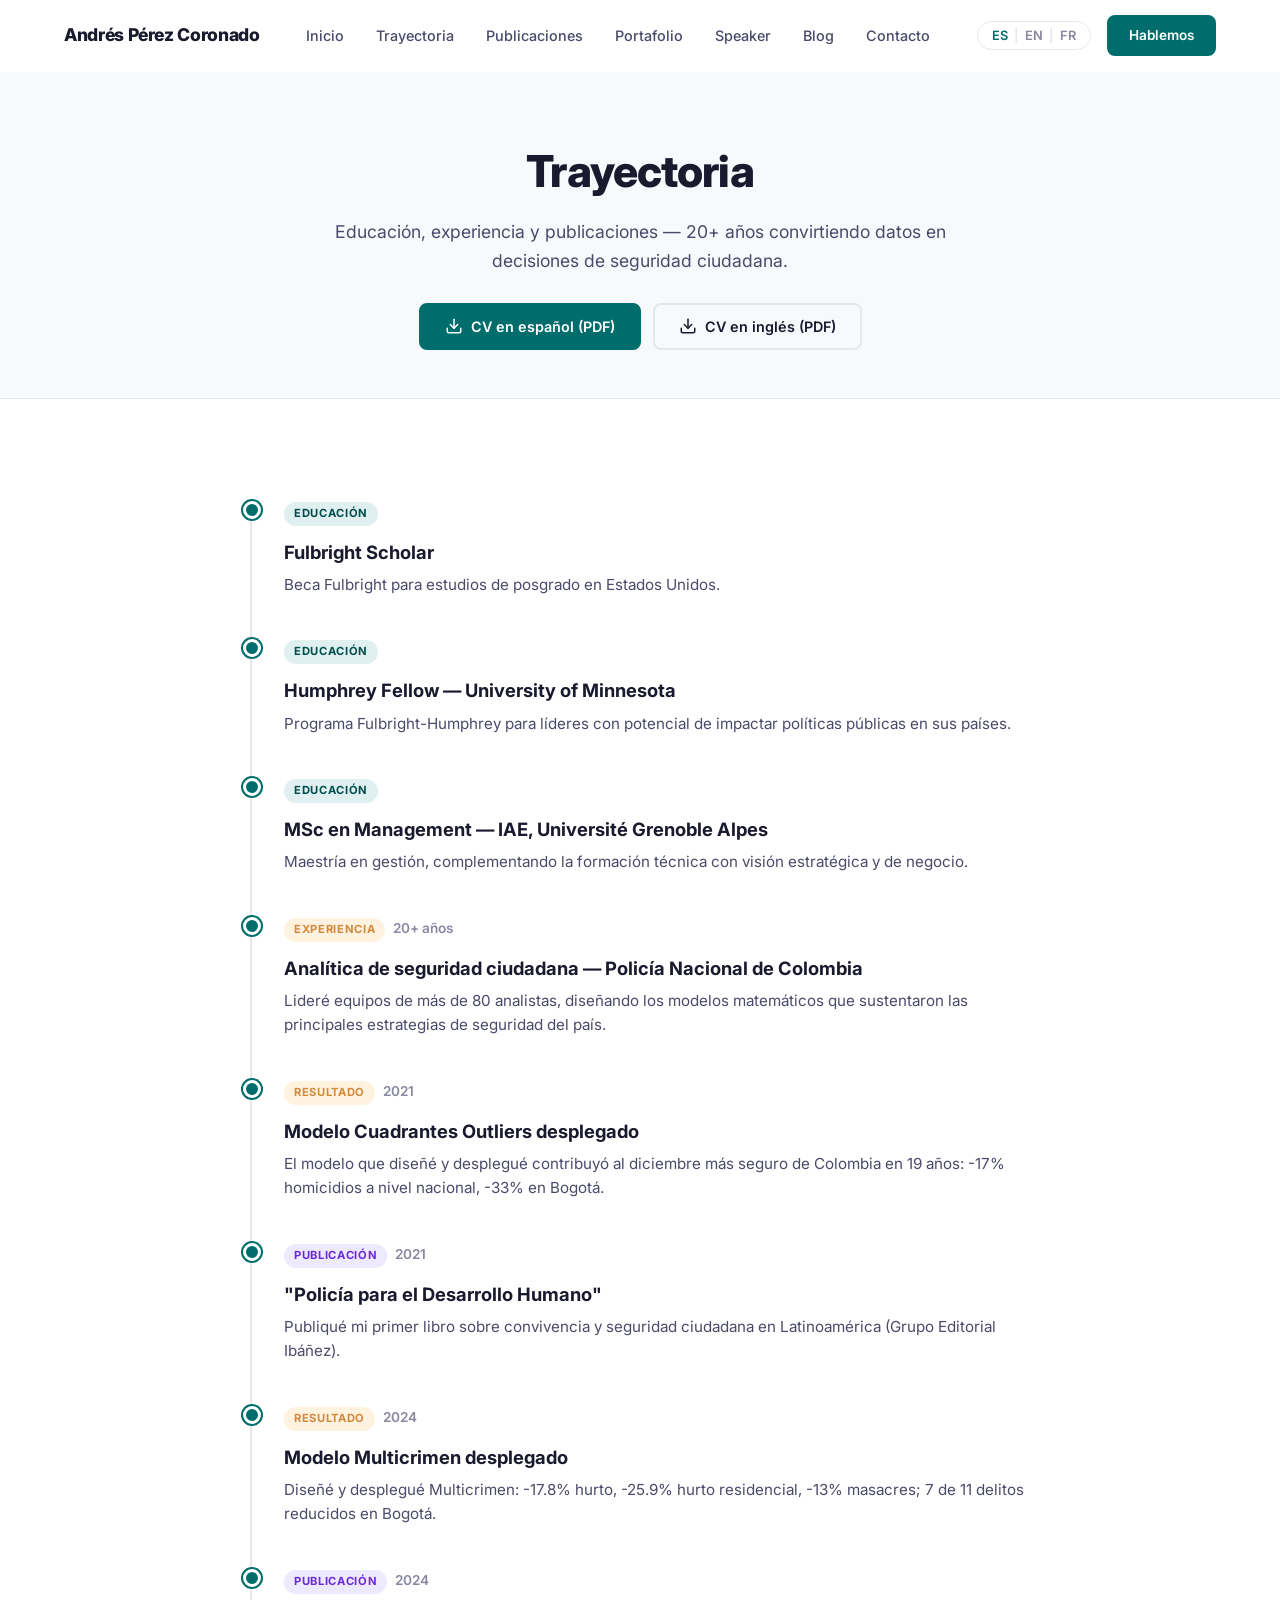
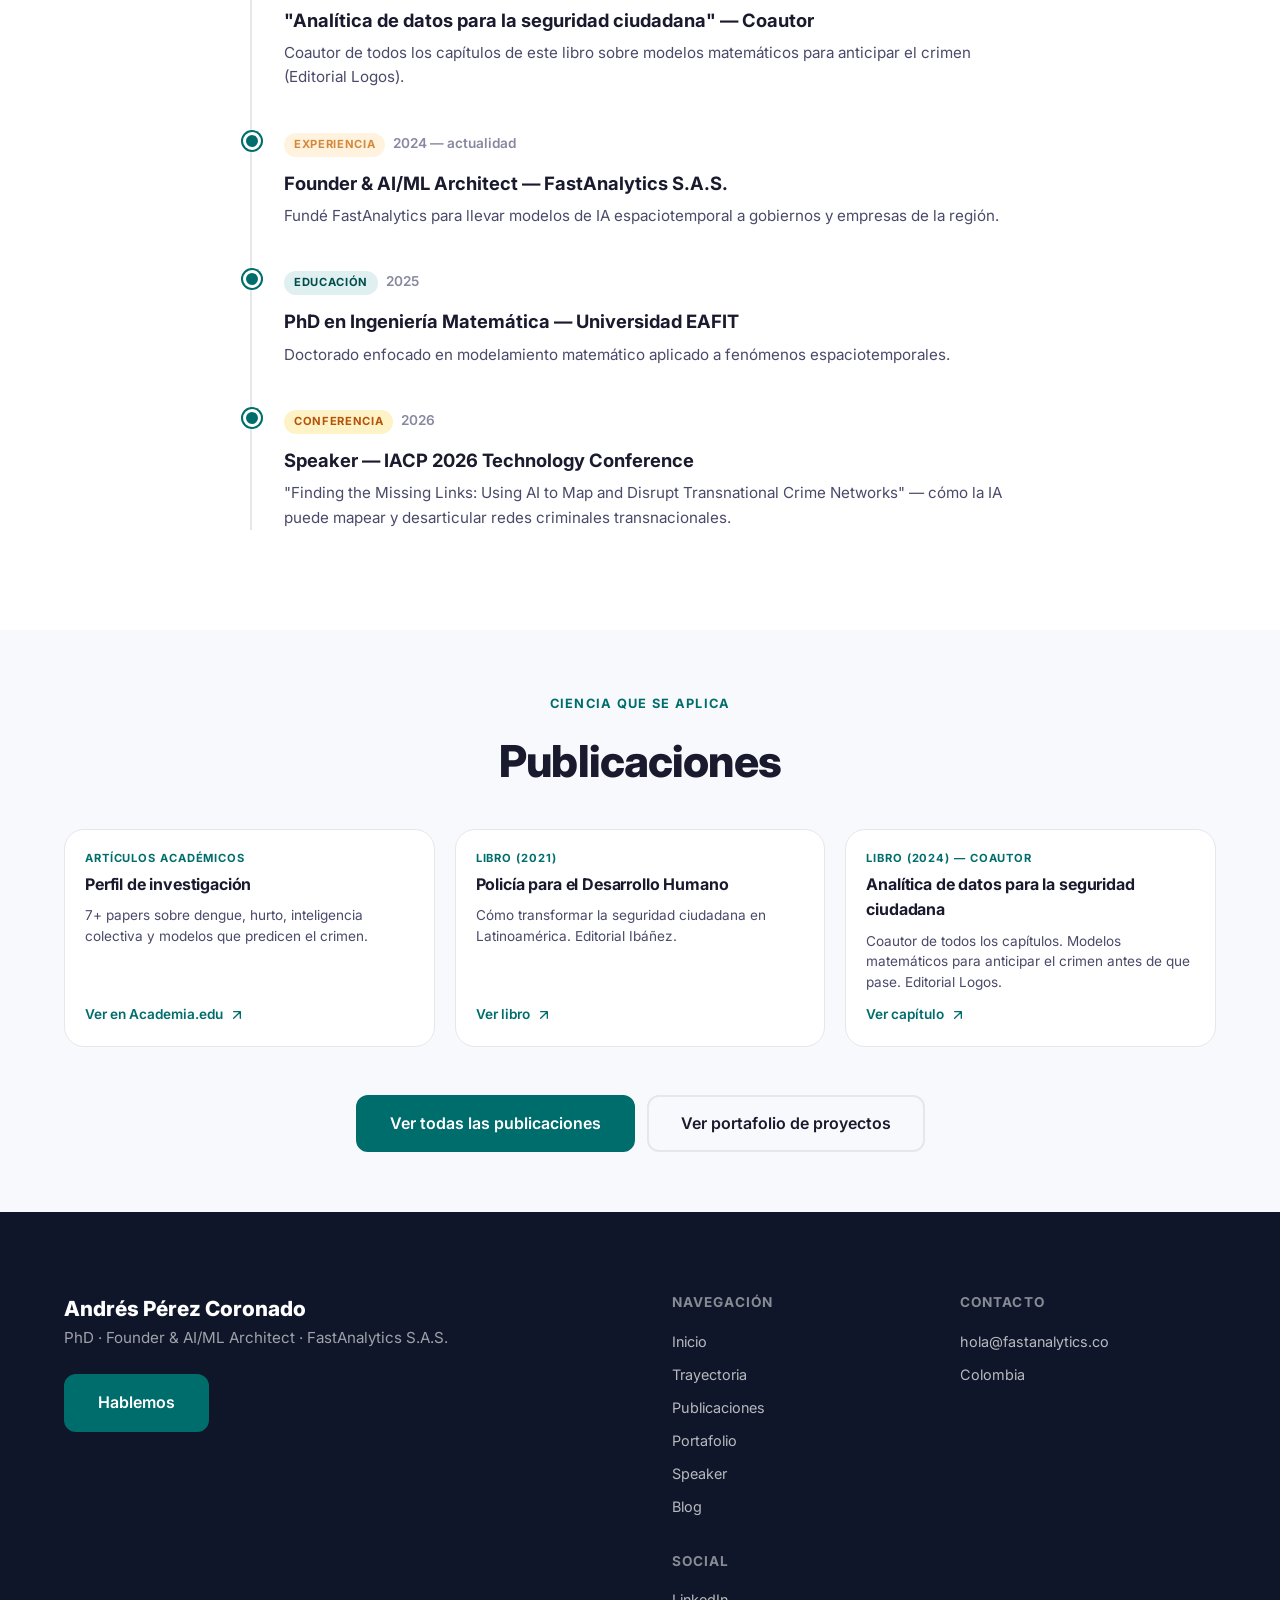
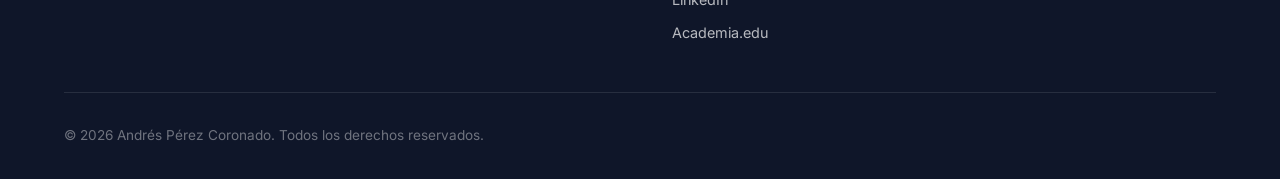
<file: trayectoria.html>
<!DOCTYPE html>
<html lang="es">
<head>
  <meta charset="UTF-8">
  <meta name="viewport" content="width=device-width, initial-scale=1.0">
  <title>Trayectoria | Andrés Pérez Coronado</title>
  <meta name="description" content="Trayectoria de Andrés Pérez Coronado: educación, experiencia en analítica de seguridad ciudadana, publicaciones y conferencias.">
  <meta name="author" content="Andrés Pérez Coronado">

  <meta property="og:title" content="Trayectoria | Andrés Pérez Coronado">
  <meta property="og:description" content="Educación, experiencia y publicaciones de Andrés Pérez Coronado.">
  <meta property="og:type" content="profile">
  <meta property="og:url" content="https://andrego50.github.io/trayectoria.html">
  <meta property="og:image" content="https://andrego50.github.io/assets/images/andres-perez.jpg">

  <meta name="twitter:card" content="summary_large_image">
  <meta name="twitter:title" content="Trayectoria | Andrés Pérez Coronado">
  <meta name="twitter:description" content="Educación, experiencia y publicaciones de Andrés Pérez Coronado.">
  <meta name="twitter:image" content="https://andrego50.github.io/assets/images/andres-perez.jpg">

  <link rel="icon" type="image/svg+xml" href="assets/images/favicon.svg">
  <link rel="icon" type="image/png" sizes="32x32" href="assets/images/favicon-32.png">
  <link rel="icon" type="image/png" sizes="16x16" href="assets/images/favicon-16.png">
  <link rel="shortcut icon" href="assets/images/favicon.ico">

  <link rel="canonical" href="https://andrego50.github.io/trayectoria.html">
  <link rel="alternate" hreflang="es" href="https://andrego50.github.io/trayectoria.html">
  <link rel="alternate" hreflang="en" href="https://andrego50.github.io/trayectoria.html">
  <link rel="alternate" hreflang="fr" href="https://andrego50.github.io/trayectoria.html">
  <link rel="alternate" hreflang="x-default" href="https://andrego50.github.io/trayectoria.html">

  <link rel="preconnect" href="https://fonts.googleapis.com">
  <link rel="preconnect" href="https://fonts.gstatic.com" crossorigin>
  <link href="https://fonts.googleapis.com/css2?family=Inter:wght@300;400;500;600;700;800&display=swap" rel="stylesheet">

  <link rel="stylesheet" href="css/styles.css?v=1">
  <link rel="stylesheet" href="css/site.css?v=1">
</head>
<body>

  <!-- ========== NAVIGATION ========== -->
  <nav class="navbar" id="navbar">
    <div class="container nav-container">
      <a href="index.html" class="nav-logo">
        <span style="font-weight:800;font-size:1.1rem;letter-spacing:-0.02em;">Andrés Pérez Coronado</span>
      </a>
      <ul class="nav-links" id="navLinks">
        <li><a href="index.html" data-es="Inicio" data-en="Home" data-fr="Accueil">Inicio</a></li>
        <li><a href="trayectoria.html" data-es="Trayectoria" data-en="Background" data-fr="Parcours">Trayectoria</a></li>
        <li><a href="publicaciones.html" data-es="Publicaciones" data-en="Publications" data-fr="Publications">Publicaciones</a></li>
        <li><a href="portafolio.html" data-es="Portafolio" data-en="Portfolio" data-fr="Portfolio">Portafolio</a></li>
        <li><a href="speaker.html" data-es="Speaker" data-en="Speaking" data-fr="Conférences">Speaker</a></li>
        <li><a href="blog/index.html" data-es="Blog" data-en="Blog" data-fr="Blog">Blog</a></li>
        <li><a href="index.html#contacto" data-es="Contacto" data-en="Contact" data-fr="Contact">Contacto</a></li>
      </ul>
      <div class="nav-actions">
        <button class="lang-toggle" id="langToggle" aria-label="Cambiar idioma">
          <span class="lang-option active" data-lang="es">ES</span>
          <span class="lang-separator">|</span>
          <span class="lang-option" data-lang="en">EN</span>
          <span class="lang-separator">|</span>
          <span class="lang-option" data-lang="fr">FR</span>
        </button>
        <a href="mailto:hola@fastanalytics.co" class="btn btn-primary btn-nav" data-es="Hablemos" data-en="Let's talk" data-fr="Parlons">Hablemos</a>
        <button class="hamburger" id="hamburger" aria-label="Menú">
          <span></span>
          <span></span>
          <span></span>
        </button>
      </div>
    </div>
  </nav>

  <!-- ========== PAGE HEADER ========== -->
  <header class="page-header">
    <div class="container">
      <h1 data-es="Trayectoria" data-en="Background" data-fr="Parcours">Trayectoria</h1>
      <p data-es="Educación, experiencia y publicaciones — 20+ años convirtiendo datos en decisiones de seguridad ciudadana." data-en="Education, experience, and publications — 20+ years turning data into citizen-security decisions." data-fr="Éducation, expérience et publications — plus de 20 ans à transformer les données en décisions de sécurité citoyenne.">Educación, experiencia y publicaciones — 20+ años convirtiendo datos en decisiones de seguridad ciudadana.</p>
      <div class="kit-actions">
        <a href="cv-andres-perez-coronado-es.pdf" download class="btn btn-primary">
          <svg width="18" height="18" viewBox="0 0 24 24" fill="none" stroke="currentColor" stroke-width="2" stroke-linecap="round" stroke-linejoin="round"><path d="M21 15v4a2 2 0 0 1-2 2H5a2 2 0 0 1-2-2v-4"/><polyline points="7 10 12 15 17 10"/><line x1="12" y1="15" x2="12" y2="3"/></svg>
          <span data-es="CV en español (PDF)" data-en="CV in Spanish (PDF)" data-fr="CV en espagnol (PDF)">CV en español (PDF)</span>
        </a>
        <a href="cv-andres-perez-coronado-en.pdf" download class="btn btn-outline">
          <svg width="18" height="18" viewBox="0 0 24 24" fill="none" stroke="currentColor" stroke-width="2" stroke-linecap="round" stroke-linejoin="round"><path d="M21 15v4a2 2 0 0 1-2 2H5a2 2 0 0 1-2-2v-4"/><polyline points="7 10 12 15 17 10"/><line x1="12" y1="15" x2="12" y2="3"/></svg>
          <span data-es="CV en inglés (PDF)" data-en="CV in English (PDF)" data-fr="CV en anglais (PDF)">CV en inglés (PDF)</span>
        </a>
      </div>
    </div>
  </header>

  <!-- ========== TIMELINE ========== -->
  <section class="section">
    <div class="container">
      <div class="timeline">

        <div class="timeline-item">
          <span class="timeline-marker"></span>
          <span class="timeline-tag timeline-tag-educacion" data-es="Educación" data-en="Education" data-fr="Éducation">Educación</span>
          <h3>Fulbright Scholar</h3>
          <p data-es="Beca Fulbright para estudios de posgrado en Estados Unidos." data-en="Fulbright scholarship for graduate studies in the United States." data-fr="Bourse Fulbright pour des études supérieures aux États-Unis.">Beca Fulbright para estudios de posgrado en Estados Unidos.</p>
        </div>

        <div class="timeline-item">
          <span class="timeline-marker"></span>
          <span class="timeline-tag timeline-tag-educacion" data-es="Educación" data-en="Education" data-fr="Éducation">Educación</span>
          <h3>Humphrey Fellow — University of Minnesota</h3>
          <p data-es="Programa Fulbright-Humphrey para líderes con potencial de impactar políticas públicas en sus países." data-en="Fulbright-Humphrey program for leaders with the potential to shape public policy in their countries." data-fr="Programme Fulbright-Humphrey pour les leaders ayant le potentiel d'influencer les politiques publiques dans leur pays.">Programa Fulbright-Humphrey para líderes con potencial de impactar políticas públicas en sus países.</p>
        </div>

        <div class="timeline-item">
          <span class="timeline-marker"></span>
          <span class="timeline-tag timeline-tag-educacion" data-es="Educación" data-en="Education" data-fr="Éducation">Educación</span>
          <h3 data-es="MSc en Management — IAE, Université Grenoble Alpes" data-en="MSc in Management — IAE, Université Grenoble Alpes" data-fr="Master en Management — IAE, Université Grenoble Alpes">MSc en Management — IAE, Université Grenoble Alpes</h3>
          <p data-es="Maestría en gestión, complementando la formación técnica con visión estratégica y de negocio." data-en="Management master's degree, complementing technical training with strategic and business vision." data-fr="Master en gestion, complétant la formation technique par une vision stratégique et commerciale.">Maestría en gestión, complementando la formación técnica con visión estratégica y de negocio.</p>
        </div>

        <div class="timeline-item">
          <span class="timeline-marker"></span>
          <span class="timeline-tag timeline-tag-experiencia" data-es="Experiencia" data-en="Experience" data-fr="Expérience">Experiencia</span>
          <span class="timeline-date">20+ años</span>
          <h3 data-es="Analítica de seguridad ciudadana — Policía Nacional de Colombia" data-en="Citizen-security analytics — Colombian National Police" data-fr="Analytique de sécurité citoyenne — Police nationale de Colombie">Analítica de seguridad ciudadana — Policía Nacional de Colombia</h3>
          <p data-es="Lideré equipos de más de 80 analistas, diseñando los modelos matemáticos que sustentaron las principales estrategias de seguridad del país." data-en="Led teams of 80+ analysts, designing the mathematical models behind the country's main security strategies." data-fr="J'ai dirigé des équipes de plus de 80 analystes, concevant les modèles mathématiques à l'origine des principales stratégies de sécurité du pays.">Lideré equipos de más de 80 analistas, diseñando los modelos matemáticos que sustentaron las principales estrategias de seguridad del país.</p>
        </div>

        <div class="timeline-item">
          <span class="timeline-marker"></span>
          <span class="timeline-tag timeline-tag-experiencia" data-es="Resultado" data-en="Result" data-fr="Résultat">Resultado</span>
          <span class="timeline-date">2021</span>
          <h3 data-es="Modelo Cuadrantes Outliers desplegado" data-en="Cuadrantes Outliers model deployed" data-fr="Modèle Cuadrantes Outliers déployé">Modelo Cuadrantes Outliers desplegado</h3>
          <p data-es="El modelo que diseñé y desplegué contribuyó al diciembre más seguro de Colombia en 19 años: -17% homicidios a nivel nacional, -33% en Bogotá." data-en="The model I designed and deployed contributed to Colombia's safest December in 19 years: -17% homicides nationwide, -33% in Bogotá." data-fr="Le modèle que j'ai conçu et déployé a contribué au décembre le plus sûr de Colombie en 19 ans : -17 % d'homicides au niveau national, -33 % à Bogotá.">El modelo que diseñé y desplegué contribuyó al diciembre más seguro de Colombia en 19 años: -17% homicidios a nivel nacional, -33% en Bogotá.</p>
        </div>

        <div class="timeline-item">
          <span class="timeline-marker"></span>
          <span class="timeline-tag timeline-tag-publicacion" data-es="Publicación" data-en="Publication" data-fr="Publication">Publicación</span>
          <span class="timeline-date">2021</span>
          <h3>"Policía para el Desarrollo Humano"</h3>
          <p data-es="Publiqué mi primer libro sobre convivencia y seguridad ciudadana en Latinoamérica (Grupo Editorial Ibáñez)." data-en="Published my first book on coexistence and citizen security in Latin America (Grupo Editorial Ibáñez)." data-fr="J'ai publié mon premier livre sur la coexistence et la sécurité citoyenne en Amérique latine (Grupo Editorial Ibáñez).">Publiqué mi primer libro sobre convivencia y seguridad ciudadana en Latinoamérica (Grupo Editorial Ibáñez).</p>
        </div>

        <div class="timeline-item">
          <span class="timeline-marker"></span>
          <span class="timeline-tag timeline-tag-experiencia" data-es="Resultado" data-en="Result" data-fr="Résultat">Resultado</span>
          <span class="timeline-date">2024</span>
          <h3 data-es="Modelo Multicrimen desplegado" data-en="Multicrimen model deployed" data-fr="Modèle Multicrimen déployé">Modelo Multicrimen desplegado</h3>
          <p data-es="Diseñé y desplegué Multicrimen: -17.8% hurto, -25.9% hurto residencial, -13% masacres; 7 de 11 delitos reducidos en Bogotá." data-en="Designed and deployed Multicrimen: -17.8% robbery, -25.9% residential theft, -13% massacres; 7 of 11 crimes reduced in Bogotá." data-fr="J'ai conçu et déployé Multicrimen : -17,8 % de vols, -25,9 % de cambriolages, -13 % de massacres ; 7 des 11 délits réduits à Bogotá.">Diseñé y desplegué Multicrimen: -17.8% hurto, -25.9% hurto residencial, -13% masacres; 7 de 11 delitos reducidos en Bogotá.</p>
        </div>

        <div class="timeline-item">
          <span class="timeline-marker"></span>
          <span class="timeline-tag timeline-tag-publicacion" data-es="Publicación" data-en="Publication" data-fr="Publication">Publicación</span>
          <span class="timeline-date">2024</span>
          <h3 data-es="\"Analítica de datos para la seguridad ciudadana\" — Coautor" data-en="\"Data Analytics for Citizen Security\" — Co-author" data-fr="« Analytique de données pour la sécurité citoyenne » — Co-auteur">"Analítica de datos para la seguridad ciudadana" — Coautor</h3>
          <p data-es="Coautor de todos los capítulos de este libro sobre modelos matemáticos para anticipar el crimen (Editorial Logos)." data-en="Co-authored every chapter of this book on mathematical models to anticipate crime (Editorial Logos)." data-fr="Co-auteur de tous les chapitres de ce livre sur les modèles mathématiques pour anticiper le crime (Editorial Logos).">Coautor de todos los capítulos de este libro sobre modelos matemáticos para anticipar el crimen (Editorial Logos).</p>
        </div>

        <div class="timeline-item">
          <span class="timeline-marker"></span>
          <span class="timeline-tag timeline-tag-experiencia" data-es="Experiencia" data-en="Experience" data-fr="Expérience">Experiencia</span>
          <span class="timeline-date" data-es="2024 — actualidad" data-en="2024 — present" data-fr="2024 — présent">2024 — actualidad</span>
          <h3>Founder &amp; AI/ML Architect — FastAnalytics S.A.S.</h3>
          <p data-es="Fundé FastAnalytics para llevar modelos de IA espaciotemporal a gobiernos y empresas de la región." data-en="Founded FastAnalytics to bring spatiotemporal AI models to governments and businesses across the region." data-fr="J'ai fondé FastAnalytics pour apporter des modèles d'IA spatiotemporelle aux gouvernements et entreprises de la région.">Fundé FastAnalytics para llevar modelos de IA espaciotemporal a gobiernos y empresas de la región.</p>
        </div>

        <div class="timeline-item">
          <span class="timeline-marker"></span>
          <span class="timeline-tag timeline-tag-educacion" data-es="Educación" data-en="Education" data-fr="Éducation">Educación</span>
          <span class="timeline-date">2025</span>
          <h3 data-es="PhD en Ingeniería Matemática — Universidad EAFIT" data-en="PhD in Mathematical Engineering — EAFIT University" data-fr="Doctorat en Ingénierie Mathématique — Universidad EAFIT">PhD en Ingeniería Matemática — Universidad EAFIT</h3>
          <p data-es="Doctorado enfocado en modelamiento matemático aplicado a fenómenos espaciotemporales." data-en="Doctorate focused on mathematical modeling applied to spatiotemporal phenomena." data-fr="Doctorat axé sur la modélisation mathématique appliquée aux phénomènes spatiotemporels.">Doctorado enfocado en modelamiento matemático aplicado a fenómenos espaciotemporales.</p>
        </div>

        <div class="timeline-item">
          <span class="timeline-marker"></span>
          <span class="timeline-tag timeline-tag-conferencia" data-es="Conferencia" data-en="Conference" data-fr="Conférence">Conferencia</span>
          <span class="timeline-date">2026</span>
          <h3>Speaker — IACP 2026 Technology Conference</h3>
          <p data-es="&quot;Finding the Missing Links: Using AI to Map and Disrupt Transnational Crime Networks&quot; — cómo la IA puede mapear y desarticular redes criminales transnacionales." data-en="&quot;Finding the Missing Links: Using AI to Map and Disrupt Transnational Crime Networks&quot; — how AI can map and disrupt transnational crime networks." data-fr="&quot;Finding the Missing Links: Using AI to Map and Disrupt Transnational Crime Networks&quot; — comment l'IA peut cartographier et démanteler les réseaux criminels transnationaux.">"Finding the Missing Links: Using AI to Map and Disrupt Transnational Crime Networks" — cómo la IA puede mapear y desarticular redes criminales transnacionales.</p>
        </div>

      </div>
    </div>
  </section>

  <!-- ========== PUBLICACIONES ========== -->
  <section class="section publications" id="investigacion">
    <div class="container">
      <div class="section-header animate-on-scroll">
        <span class="section-tag" data-es="Ciencia que se aplica" data-en="Science that gets applied" data-fr="Science appliquée">Ciencia que se aplica</span>
        <h2 class="section-title" data-es="Publicaciones" data-en="Publications" data-fr="Publications">Publicaciones</h2>
      </div>
      <div class="publications-grid">
        <div class="pub-card animate-on-scroll">
          <div class="pub-type" data-es="Artículos académicos" data-en="Academic papers" data-fr="Articles académiques">Artículos académicos</div>
          <h3 data-es="Perfil de investigación" data-en="Research profile" data-fr="Profil de recherche">Perfil de investigación</h3>
          <p data-es="7+ papers sobre dengue, hurto, inteligencia colectiva y modelos que predicen el crimen." data-en="7+ papers on dengue, theft, collective intelligence, and crime-predicting models." data-fr="7+ articles sur la dengue, le vol, l'intelligence collective et des modèles de prédiction du crime.">7+ papers sobre dengue, hurto, inteligencia colectiva y modelos que predicen el crimen.</p>
          <a href="https://independent.academia.edu/AndrésPérezCoronado" target="_blank" rel="noopener" class="pub-link">
            <span data-es="Ver en Academia.edu" data-en="View on Academia.edu" data-fr="Voir sur Academia.edu">Ver en Academia.edu</span>
            <svg width="16" height="16" viewBox="0 0 24 24" fill="none" stroke="currentColor" stroke-width="2" stroke-linecap="round" stroke-linejoin="round"><path d="M7 17L17 7M17 7H7M17 7v10"/></svg>
          </a>
        </div>
        <div class="pub-card animate-on-scroll">
          <div class="pub-type" data-es="Libro (2021)" data-en="Book (2021)" data-fr="Livre (2021)">Libro (2021)</div>
          <h3 data-es="Policía para el Desarrollo Humano" data-en="Police for Human Development" data-fr="Police pour le Développement Humain">Policía para el Desarrollo Humano</h3>
          <p data-es="Cómo transformar la seguridad ciudadana en Latinoamérica. Editorial Ibáñez." data-en="How to transform public safety in Latin America. Editorial Ibáñez." data-fr="Comment transformer la sécurité citoyenne en Amérique latine. Editorial Ibáñez.">Cómo transformar la seguridad ciudadana en Latinoamérica. Editorial Ibáñez.</p>
          <a href="https://grupoeditorialibanez.com/policia-para-el-desarrollo-humano-pdh/" target="_blank" rel="noopener" class="pub-link">
            <span data-es="Ver libro" data-en="View book" data-fr="Voir le livre">Ver libro</span>
            <svg width="16" height="16" viewBox="0 0 24 24" fill="none" stroke="currentColor" stroke-width="2" stroke-linecap="round" stroke-linejoin="round"><path d="M7 17L17 7M17 7H7M17 7v10"/></svg>
          </a>
        </div>
        <div class="pub-card animate-on-scroll">
          <div class="pub-type" data-es="Libro (2024) — Coautor" data-en="Book (2024) — Co-author" data-fr="Livre (2024) — Co-auteur">Libro (2024) — Coautor</div>
          <h3 data-es="Analítica de datos para la seguridad ciudadana" data-en="Data Analytics for Citizen Security" data-fr="Analytique de données pour la sécurité citoyenne">Analítica de datos para la seguridad ciudadana</h3>
          <p data-es="Coautor de todos los capítulos. Modelos matemáticos para anticipar el crimen antes de que pase. Editorial Logos." data-en="Co-author of all chapters. Mathematical models to anticipate crime before it happens. Editorial Logos." data-fr="Co-auteur de tous les chapitres. Modèles mathématiques pour anticiper le crime avant qu'il ne se produise. Editorial Logos.">Coautor de todos los capítulos. Modelos matemáticos para anticipar el crimen antes de que pase. Editorial Logos.</p>
          <a href="https://revistalogos.policia.edu.co:8443/omp/index.php/editorial/catalog/book/102" target="_blank" rel="noopener" class="pub-link">
            <span data-es="Ver capítulo" data-en="View chapter" data-fr="Voir le chapitre">Ver capítulo</span>
            <svg width="16" height="16" viewBox="0 0 24 24" fill="none" stroke="currentColor" stroke-width="2" stroke-linecap="round" stroke-linejoin="round"><path d="M7 17L17 7M17 7H7M17 7v10"/></svg>
          </a>
        </div>
      </div>
      <div class="kit-actions" style="margin-top:48px;">
        <a href="publicaciones.html" class="btn btn-primary btn-lg" data-es="Ver todas las publicaciones" data-en="View all publications" data-fr="Voir toutes les publications">Ver todas las publicaciones</a>
        <a href="portafolio.html" class="btn btn-outline btn-lg" data-es="Ver portafolio de proyectos" data-en="View project portfolio" data-fr="Voir le portfolio de projets">Ver portafolio de proyectos</a>
      </div>
    </div>
  </section>

  <!-- ========== FOOTER / CONTACTO ========== -->
  <footer class="footer" id="contacto2">
    <div class="container">
      <div class="footer-main">
        <div class="footer-brand">
          <p style="font-weight:800;font-size:1.3rem;color:white;">Andrés Pérez Coronado</p>
          <p class="footer-tagline" data-es="PhD · Founder & AI/ML Architect · FastAnalytics S.A.S." data-en="PhD · Founder & AI/ML Architect · FastAnalytics S.A.S." data-fr="Doctorat · Fondateur & Architecte IA/ML · FastAnalytics S.A.S.">PhD · Founder & AI/ML Architect · FastAnalytics S.A.S.</p>
          <a href="mailto:hola@fastanalytics.co" class="btn btn-primary btn-lg footer-cta" data-es="Hablemos" data-en="Let's talk" data-fr="Parlons">Hablemos</a>
        </div>
        <div class="footer-links">
          <div class="footer-col">
            <h4 data-es="Navegación" data-en="Navigation" data-fr="Navigation">Navegación</h4>
            <ul>
              <li><a href="index.html" data-es="Inicio" data-en="Home" data-fr="Accueil">Inicio</a></li>
              <li><a href="trayectoria.html" data-es="Trayectoria" data-en="Background" data-fr="Parcours">Trayectoria</a></li>
              <li><a href="publicaciones.html" data-es="Publicaciones" data-en="Publications" data-fr="Publications">Publicaciones</a></li>
              <li><a href="portafolio.html" data-es="Portafolio" data-en="Portfolio" data-fr="Portfolio">Portafolio</a></li>
              <li><a href="speaker.html" data-es="Speaker" data-en="Speaking" data-fr="Conférences">Speaker</a></li>
              <li><a href="blog/index.html" data-es="Blog" data-en="Blog" data-fr="Blog">Blog</a></li>
            </ul>
          </div>
          <div class="footer-col">
            <h4 data-es="Contacto" data-en="Contact" data-fr="Contact">Contacto</h4>
            <ul>
              <li><a href="mailto:hola@fastanalytics.co">hola@fastanalytics.co</a></li>
              <li data-es="Colombia" data-en="Colombia" data-fr="Colombie">Colombia</li>
            </ul>
          </div>
          <div class="footer-col">
            <h4 data-es="Social" data-en="Social" data-fr="Réseaux">Social</h4>
            <ul>
              <li><a href="https://www.linkedin.com/in/andres-perez-coronado-63792618/" target="_blank" rel="noopener">LinkedIn</a></li>
              <li><a href="https://independent.academia.edu/AndrésPérezCoronado" target="_blank" rel="noopener">Academia.edu</a></li>
            </ul>
          </div>
        </div>
      </div>
      <div class="footer-bottom">
        <p class="footer-copy">&copy; 2026 Andrés Pérez Coronado. <span data-es="Todos los derechos reservados." data-en="All rights reserved." data-fr="Tous droits réservés.">Todos los derechos reservados.</span></p>
      </div>
    </div>
  </footer>

  <script>
    window.PAGE_TITLES = {
      es: 'Trayectoria | Andrés Pérez Coronado',
      en: 'Background | Andrés Pérez Coronado',
      fr: 'Parcours | Andrés Pérez Coronado'
    };
  </script>
  <script src="js/main.js?v=1"></script>
</body>
</html>
</file>
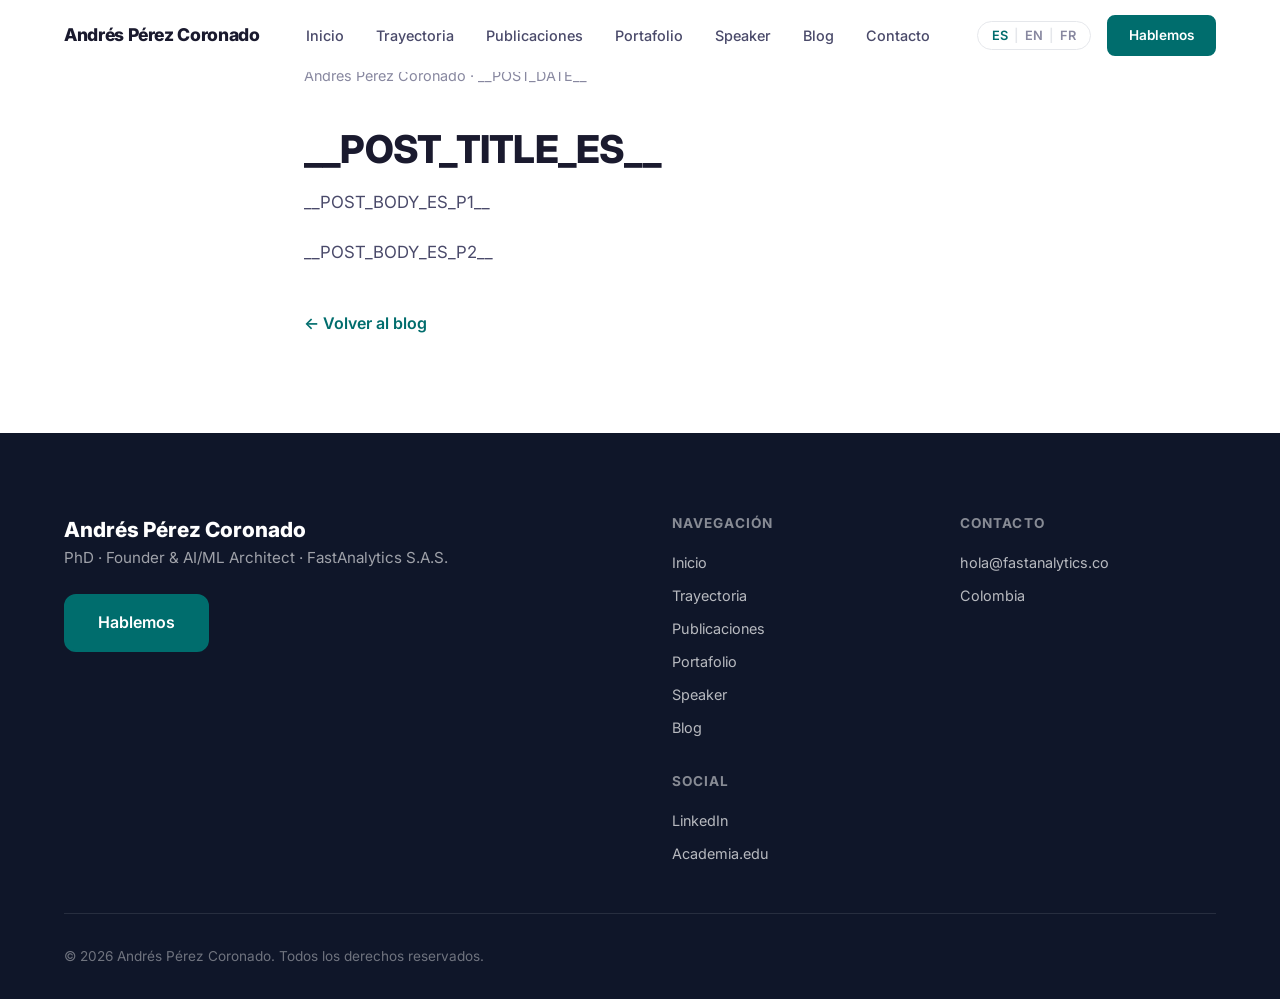
<file: blog/_template.html>
<!-- DUPLICATE this file to create a new post. Replace every __TOKEN__ placeholder.
     Then: (1) add a .blog-card entry in blog/index.html, (2) add a <url> for the new
     post in sitemap.xml. This file itself must stay unlinked, noindex, and out of
     sitemap.xml/robots.txt's Allow list — it is not a real page. -->
<!DOCTYPE html>
<html lang="es">
<head>
  <meta charset="UTF-8">
  <meta name="viewport" content="width=device-width, initial-scale=1.0">
  <meta name="robots" content="noindex, nofollow">
  <title>__POST_TITLE_ES__ | Andrés Pérez Coronado</title>
  <meta name="description" content="__POST_EXCERPT_ES__">
  <meta name="author" content="Andrés Pérez Coronado">

  <meta property="og:title" content="__POST_TITLE_ES__">
  <meta property="og:description" content="__POST_EXCERPT_ES__">
  <meta property="og:type" content="article">
  <meta property="og:url" content="https://andrego50.github.io/blog/__POST_SLUG__.html">
  <meta property="og:image" content="https://andrego50.github.io/assets/images/andres-perez.jpg">

  <meta name="twitter:card" content="summary_large_image">
  <meta name="twitter:title" content="__POST_TITLE_ES__">
  <meta name="twitter:description" content="__POST_EXCERPT_ES__">
  <meta name="twitter:image" content="https://andrego50.github.io/assets/images/andres-perez.jpg">

  <link rel="icon" type="image/svg+xml" href="../assets/images/favicon.svg">
  <link rel="icon" type="image/png" sizes="32x32" href="../assets/images/favicon-32.png">
  <link rel="icon" type="image/png" sizes="16x16" href="../assets/images/favicon-16.png">
  <link rel="shortcut icon" href="../assets/images/favicon.ico">

  <link rel="canonical" href="https://andrego50.github.io/blog/__POST_SLUG__.html">

  <link rel="preconnect" href="https://fonts.googleapis.com">
  <link rel="preconnect" href="https://fonts.gstatic.com" crossorigin>
  <link href="https://fonts.googleapis.com/css2?family=Inter:wght@300;400;500;600;700;800&display=swap" rel="stylesheet">

  <link rel="stylesheet" href="../css/styles.css?v=1">
  <link rel="stylesheet" href="../css/site.css?v=1">
</head>
<body>

  <!-- ========== NAVIGATION ========== -->
  <nav class="navbar" id="navbar">
    <div class="container nav-container">
      <a href="../index.html" class="nav-logo">
        <span style="font-weight:800;font-size:1.1rem;letter-spacing:-0.02em;">Andrés Pérez Coronado</span>
      </a>
      <ul class="nav-links" id="navLinks">
        <li><a href="../index.html" data-es="Inicio" data-en="Home" data-fr="Accueil">Inicio</a></li>
        <li><a href="../trayectoria.html" data-es="Trayectoria" data-en="Background" data-fr="Parcours">Trayectoria</a></li>
        <li><a href="../publicaciones.html" data-es="Publicaciones" data-en="Publications" data-fr="Publications">Publicaciones</a></li>
        <li><a href="../portafolio.html" data-es="Portafolio" data-en="Portfolio" data-fr="Portfolio">Portafolio</a></li>
        <li><a href="../speaker.html" data-es="Speaker" data-en="Speaking" data-fr="Conférences">Speaker</a></li>
        <li><a href="index.html" data-es="Blog" data-en="Blog" data-fr="Blog">Blog</a></li>
        <li><a href="../index.html#contacto" data-es="Contacto" data-en="Contact" data-fr="Contact">Contacto</a></li>
      </ul>
      <div class="nav-actions">
        <button class="lang-toggle" id="langToggle" aria-label="Cambiar idioma">
          <span class="lang-option active" data-lang="es">ES</span>
          <span class="lang-separator">|</span>
          <span class="lang-option" data-lang="en">EN</span>
          <span class="lang-separator">|</span>
          <span class="lang-option" data-lang="fr">FR</span>
        </button>
        <a href="mailto:hola@fastanalytics.co" class="btn btn-primary btn-nav" data-es="Hablemos" data-en="Let's talk" data-fr="Parlons">Hablemos</a>
        <button class="hamburger" id="hamburger" aria-label="Menú">
          <span></span>
          <span></span>
          <span></span>
        </button>
      </div>
    </div>
  </nav>

  <article class="blog-post">
    <div class="blog-post-byline" data-es="Andrés Pérez Coronado · __POST_DATE__" data-en="Andrés Pérez Coronado · __POST_DATE__" data-fr="Andrés Pérez Coronado · __POST_DATE__">Andrés Pérez Coronado · __POST_DATE__</div>
    <h1 data-es="__POST_TITLE_ES__" data-en="__POST_TITLE_EN__" data-fr="__POST_TITLE_FR__">__POST_TITLE_ES__</h1>

    <p data-es="__POST_BODY_ES_P1__" data-en="__POST_BODY_EN_P1__" data-fr="__POST_BODY_FR_P1__">__POST_BODY_ES_P1__</p>
    <p data-es="__POST_BODY_ES_P2__" data-en="__POST_BODY_EN_P2__" data-fr="__POST_BODY_FR_P2__">__POST_BODY_ES_P2__</p>

    <a href="index.html" class="blog-post-back" data-es="← Volver al blog" data-en="← Back to blog" data-fr="← Retour au blog">← Volver al blog</a>
  </article>

  <!-- ========== FOOTER / CONTACTO ========== -->
  <footer class="footer" id="contacto">
    <div class="container">
      <div class="footer-main">
        <div class="footer-brand">
          <p style="font-weight:800;font-size:1.3rem;color:white;">Andrés Pérez Coronado</p>
          <p class="footer-tagline" data-es="PhD · Founder & AI/ML Architect · FastAnalytics S.A.S." data-en="PhD · Founder & AI/ML Architect · FastAnalytics S.A.S." data-fr="Doctorat · Fondateur & Architecte IA/ML · FastAnalytics S.A.S.">PhD · Founder & AI/ML Architect · FastAnalytics S.A.S.</p>
          <a href="mailto:hola@fastanalytics.co" class="btn btn-primary btn-lg footer-cta" data-es="Hablemos" data-en="Let's talk" data-fr="Parlons">Hablemos</a>
        </div>
        <div class="footer-links">
          <div class="footer-col">
            <h4 data-es="Navegación" data-en="Navigation" data-fr="Navigation">Navegación</h4>
            <ul>
              <li><a href="../index.html" data-es="Inicio" data-en="Home" data-fr="Accueil">Inicio</a></li>
              <li><a href="../trayectoria.html" data-es="Trayectoria" data-en="Background" data-fr="Parcours">Trayectoria</a></li>
              <li><a href="../publicaciones.html" data-es="Publicaciones" data-en="Publications" data-fr="Publications">Publicaciones</a></li>
              <li><a href="../portafolio.html" data-es="Portafolio" data-en="Portfolio" data-fr="Portfolio">Portafolio</a></li>
              <li><a href="../speaker.html" data-es="Speaker" data-en="Speaking" data-fr="Conférences">Speaker</a></li>
              <li><a href="index.html" data-es="Blog" data-en="Blog" data-fr="Blog">Blog</a></li>
            </ul>
          </div>
          <div class="footer-col">
            <h4 data-es="Contacto" data-en="Contact" data-fr="Contact">Contacto</h4>
            <ul>
              <li><a href="mailto:hola@fastanalytics.co">hola@fastanalytics.co</a></li>
              <li data-es="Colombia" data-en="Colombia" data-fr="Colombie">Colombia</li>
            </ul>
          </div>
          <div class="footer-col">
            <h4 data-es="Social" data-en="Social" data-fr="Réseaux">Social</h4>
            <ul>
              <li><a href="https://www.linkedin.com/in/andres-perez-coronado-63792618/" target="_blank" rel="noopener">LinkedIn</a></li>
              <li><a href="https://independent.academia.edu/AndrésPérezCoronado" target="_blank" rel="noopener">Academia.edu</a></li>
            </ul>
          </div>
        </div>
      </div>
      <div class="footer-bottom">
        <p class="footer-copy">&copy; 2026 Andrés Pérez Coronado. <span data-es="Todos los derechos reservados." data-en="All rights reserved." data-fr="Tous droits réservés.">Todos los derechos reservados.</span></p>
      </div>
    </div>
  </footer>

  <script>
    window.PAGE_TITLES = {
      es: '__POST_TITLE_ES__ | Andrés Pérez Coronado',
      en: '__POST_TITLE_EN__ | Andrés Pérez Coronado',
      fr: '__POST_TITLE_FR__ | Andrés Pérez Coronado'
    };
  </script>
  <script src="../js/main.js?v=1"></script>
</body>
</html>
</file>
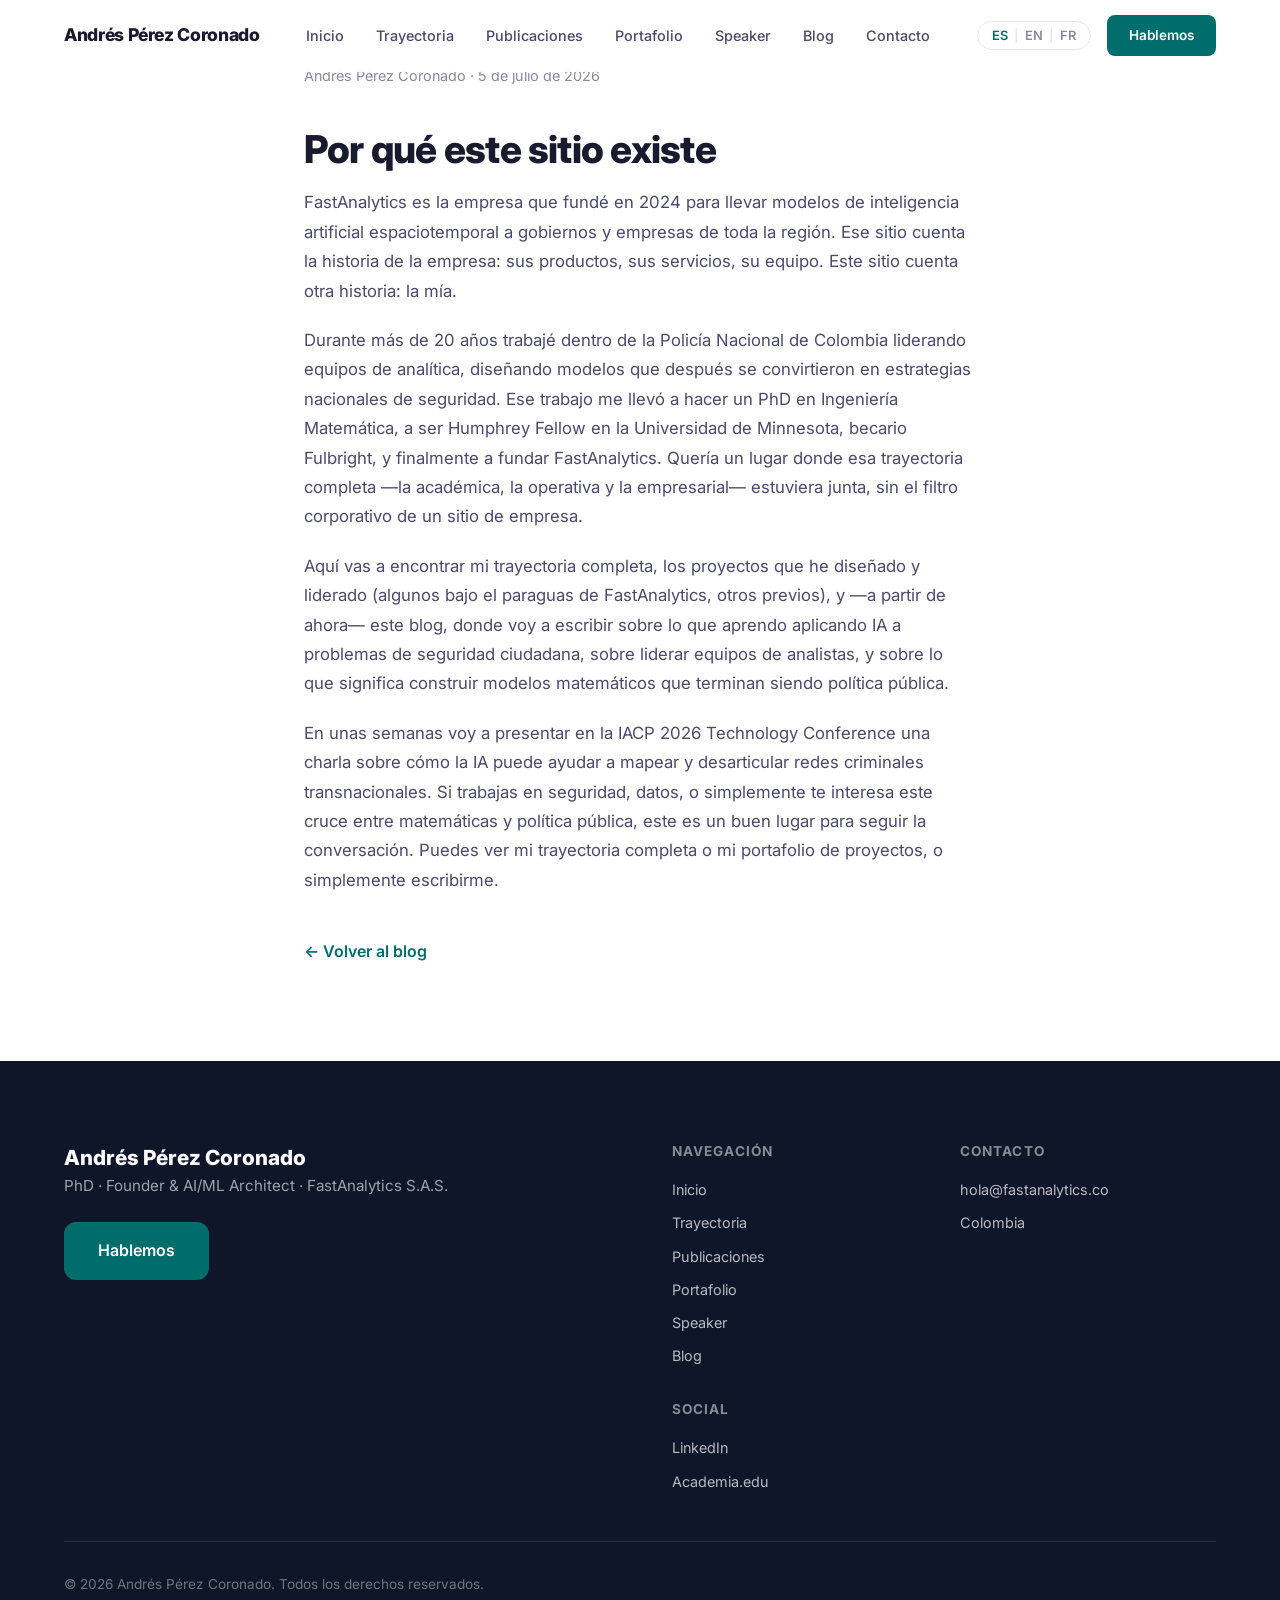
<file: blog/bienvenida.html>
<!DOCTYPE html>
<html lang="es">
<head>
  <meta charset="UTF-8">
  <meta name="viewport" content="width=device-width, initial-scale=1.0">
  <title>Por qué este sitio existe | Andrés Pérez Coronado</title>
  <meta name="description" content="FastAnalytics es mi empresa. Este es mi espacio personal — trayectoria, proyectos y lo que pienso, sin el filtro corporativo.">
  <meta name="author" content="Andrés Pérez Coronado">

  <meta property="og:title" content="Por qué este sitio existe | Andrés Pérez Coronado">
  <meta property="og:description" content="FastAnalytics es mi empresa. Este es mi espacio personal — trayectoria, proyectos y lo que pienso.">
  <meta property="og:type" content="article">
  <meta property="og:url" content="https://andrego50.github.io/blog/bienvenida.html">
  <meta property="og:image" content="https://andrego50.github.io/assets/images/andres-perez.jpg">

  <meta name="twitter:card" content="summary_large_image">
  <meta name="twitter:title" content="Por qué este sitio existe | Andrés Pérez Coronado">
  <meta name="twitter:description" content="FastAnalytics es mi empresa. Este es mi espacio personal — trayectoria, proyectos y lo que pienso.">
  <meta name="twitter:image" content="https://andrego50.github.io/assets/images/andres-perez.jpg">

  <link rel="icon" type="image/svg+xml" href="../assets/images/favicon.svg">
  <link rel="icon" type="image/png" sizes="32x32" href="../assets/images/favicon-32.png">
  <link rel="icon" type="image/png" sizes="16x16" href="../assets/images/favicon-16.png">
  <link rel="shortcut icon" href="../assets/images/favicon.ico">

  <link rel="canonical" href="https://andrego50.github.io/blog/bienvenida.html">
  <link rel="alternate" hreflang="es" href="https://andrego50.github.io/blog/bienvenida.html">
  <link rel="alternate" hreflang="en" href="https://andrego50.github.io/blog/bienvenida.html">
  <link rel="alternate" hreflang="fr" href="https://andrego50.github.io/blog/bienvenida.html">
  <link rel="alternate" hreflang="x-default" href="https://andrego50.github.io/blog/bienvenida.html">

  <link rel="preconnect" href="https://fonts.googleapis.com">
  <link rel="preconnect" href="https://fonts.gstatic.com" crossorigin>
  <link href="https://fonts.googleapis.com/css2?family=Inter:wght@300;400;500;600;700;800&display=swap" rel="stylesheet">

  <link rel="stylesheet" href="../css/styles.css?v=1">
  <link rel="stylesheet" href="../css/site.css?v=1">
</head>
<body>

  <!-- ========== NAVIGATION ========== -->
  <nav class="navbar" id="navbar">
    <div class="container nav-container">
      <a href="../index.html" class="nav-logo">
        <span style="font-weight:800;font-size:1.1rem;letter-spacing:-0.02em;">Andrés Pérez Coronado</span>
      </a>
      <ul class="nav-links" id="navLinks">
        <li><a href="../index.html" data-es="Inicio" data-en="Home" data-fr="Accueil">Inicio</a></li>
        <li><a href="../trayectoria.html" data-es="Trayectoria" data-en="Background" data-fr="Parcours">Trayectoria</a></li>
        <li><a href="../publicaciones.html" data-es="Publicaciones" data-en="Publications" data-fr="Publications">Publicaciones</a></li>
        <li><a href="../portafolio.html" data-es="Portafolio" data-en="Portfolio" data-fr="Portfolio">Portafolio</a></li>
        <li><a href="../speaker.html" data-es="Speaker" data-en="Speaking" data-fr="Conférences">Speaker</a></li>
        <li><a href="index.html" data-es="Blog" data-en="Blog" data-fr="Blog">Blog</a></li>
        <li><a href="../index.html#contacto" data-es="Contacto" data-en="Contact" data-fr="Contact">Contacto</a></li>
      </ul>
      <div class="nav-actions">
        <button class="lang-toggle" id="langToggle" aria-label="Cambiar idioma">
          <span class="lang-option active" data-lang="es">ES</span>
          <span class="lang-separator">|</span>
          <span class="lang-option" data-lang="en">EN</span>
          <span class="lang-separator">|</span>
          <span class="lang-option" data-lang="fr">FR</span>
        </button>
        <a href="mailto:hola@fastanalytics.co" class="btn btn-primary btn-nav" data-es="Hablemos" data-en="Let's talk" data-fr="Parlons">Hablemos</a>
        <button class="hamburger" id="hamburger" aria-label="Menú">
          <span></span>
          <span></span>
          <span></span>
        </button>
      </div>
    </div>
  </nav>

  <article class="blog-post">
    <div class="blog-post-byline" data-es="Andrés Pérez Coronado · 5 de julio de 2026" data-en="Andrés Pérez Coronado · July 5, 2026" data-fr="Andrés Pérez Coronado · 5 juillet 2026">Andrés Pérez Coronado · 5 de julio de 2026</div>
    <h1 data-es="Por qué este sitio existe" data-en="Why this site exists" data-fr="Pourquoi ce site existe">Por qué este sitio existe</h1>

    <p data-es="FastAnalytics es la empresa que fundé en 2024 para llevar modelos de inteligencia artificial espaciotemporal a gobiernos y empresas de toda la región. Ese sitio cuenta la historia de la empresa: sus productos, sus servicios, su equipo. Este sitio cuenta otra historia: la mía." data-en="FastAnalytics is the company I founded in 2024 to bring spatiotemporal AI models to governments and businesses across the region. That site tells the story of the company: its products, its services, its team. This site tells a different story: mine." data-fr="FastAnalytics est l'entreprise que j'ai fondée en 2024 pour apporter des modèles d'IA spatiotemporelle aux gouvernements et entreprises de toute la région. Ce site raconte l'histoire de l'entreprise : ses produits, ses services, son équipe. Ce site-ci raconte une autre histoire : la mienne.">FastAnalytics es la empresa que fundé en 2024 para llevar modelos de inteligencia artificial espaciotemporal a gobiernos y empresas de toda la región. Ese sitio cuenta la historia de la empresa: sus productos, sus servicios, su equipo. Este sitio cuenta otra historia: la mía.</p>

    <p data-es="Durante más de 20 años trabajé dentro de la Policía Nacional de Colombia liderando equipos de analítica, diseñando modelos que después se convirtieron en estrategias nacionales de seguridad. Ese trabajo me llevó a hacer un PhD en Ingeniería Matemática, a ser Humphrey Fellow en la Universidad de Minnesota, becario Fulbright, y finalmente a fundar FastAnalytics. Quería un lugar donde esa trayectoria completa —la académica, la operativa y la empresarial— estuviera junta, sin el filtro corporativo de un sitio de empresa." data-en="For more than 20 years I worked inside the Colombian National Police leading analytics teams, designing models that later became national security strategies. That work led me to a PhD in Mathematical Engineering, to become a Humphrey Fellow at the University of Minnesota, a Fulbright Scholar, and eventually to found FastAnalytics. I wanted a place where that whole trajectory — academic, operational, and entrepreneurial — lived together, without a company site's corporate filter." data-fr="Pendant plus de 20 ans, j'ai travaillé au sein de la Police nationale de Colombie à la tête d'équipes d'analytique, concevant des modèles devenus par la suite des stratégies nationales de sécurité. Ce travail m'a mené à un doctorat en Ingénierie Mathématique, à devenir Humphrey Fellow à l'Université du Minnesota, boursier Fulbright, puis finalement à fonder FastAnalytics. Je voulais un espace où tout ce parcours — académique, opérationnel et entrepreneurial — cohabite, sans le filtre corporatif d'un site d'entreprise.">Durante más de 20 años trabajé dentro de la Policía Nacional de Colombia liderando equipos de analítica, diseñando modelos que después se convirtieron en estrategias nacionales de seguridad. Ese trabajo me llevó a hacer un PhD en Ingeniería Matemática, a ser Humphrey Fellow en la Universidad de Minnesota, becario Fulbright, y finalmente a fundar FastAnalytics. Quería un lugar donde esa trayectoria completa —la académica, la operativa y la empresarial— estuviera junta, sin el filtro corporativo de un sitio de empresa.</p>

    <p data-es="Aquí vas a encontrar mi trayectoria completa, los proyectos que he diseñado y liderado (algunos bajo el paraguas de FastAnalytics, otros previos), y —a partir de ahora— este blog, donde voy a escribir sobre lo que aprendo aplicando IA a problemas de seguridad ciudadana, sobre liderar equipos de analistas, y sobre lo que significa construir modelos matemáticos que terminan siendo política pública." data-en="Here you'll find my full background, the projects I've designed and led (some under the FastAnalytics umbrella, some earlier), and — starting now — this blog, where I'll write about what I learn applying AI to citizen-security problems, about leading teams of analysts, and about what it means to build mathematical models that end up becoming public policy." data-fr="Vous trouverez ici mon parcours complet, les projets que j'ai conçus et dirigés (certains sous l'ombrelle de FastAnalytics, d'autres antérieurs), et — à partir de maintenant — ce blog, où j'écrirai sur ce que j'apprends en appliquant l'IA aux problèmes de sécurité citoyenne, sur la direction d'équipes d'analystes, et sur ce que signifie construire des modèles mathématiques qui finissent par devenir des politiques publiques.">Aquí vas a encontrar mi trayectoria completa, los proyectos que he diseñado y liderado (algunos bajo el paraguas de FastAnalytics, otros previos), y —a partir de ahora— este blog, donde voy a escribir sobre lo que aprendo aplicando IA a problemas de seguridad ciudadana, sobre liderar equipos de analistas, y sobre lo que significa construir modelos matemáticos que terminan siendo política pública.</p>

    <p data-es="En unas semanas voy a presentar en la IACP 2026 Technology Conference una charla sobre cómo la IA puede ayudar a mapear y desarticular redes criminales transnacionales. Si trabajas en seguridad, datos, o simplemente te interesa este cruce entre matemáticas y política pública, este es un buen lugar para seguir la conversación. Puedes ver mi <a href='../trayectoria.html'>trayectoria completa</a> o mi <a href='../portafolio.html'>portafolio de proyectos</a>, o simplemente escribirme." data-en="In a few weeks I'll present a talk at the IACP 2026 Technology Conference on how AI can help map and disrupt transnational crime networks. If you work in security, data, or you're simply interested in this intersection of mathematics and public policy, this is a good place to follow along. You can check out my <a href='../trayectoria.html'>full background</a> or my <a href='../portafolio.html'>project portfolio</a>, or just write to me." data-fr="Dans quelques semaines, je présenterai à la IACP 2026 Technology Conference une conférence sur la manière dont l'IA peut aider à cartographier et démanteler les réseaux criminels transnationaux. Si vous travaillez dans la sécurité, la donnée, ou que ce croisement entre mathématiques et politique publique vous intéresse simplement, c'est un bon endroit pour suivre la conversation. Vous pouvez consulter mon <a href='../trayectoria.html'>parcours complet</a> ou mon <a href='../portafolio.html'>portfolio de projets</a>, ou tout simplement m'écrire.">En unas semanas voy a presentar en la IACP 2026 Technology Conference una charla sobre cómo la IA puede ayudar a mapear y desarticular redes criminales transnacionales. Si trabajas en seguridad, datos, o simplemente te interesa este cruce entre matemáticas y política pública, este es un buen lugar para seguir la conversación. Puedes ver mi <a href="../trayectoria.html">trayectoria completa</a> o mi <a href="../portafolio.html">portafolio de proyectos</a>, o simplemente escribirme.</p>

    <a href="index.html" class="blog-post-back" data-es="← Volver al blog" data-en="← Back to blog" data-fr="← Retour au blog">← Volver al blog</a>
  </article>

  <!-- ========== FOOTER / CONTACTO ========== -->
  <footer class="footer" id="contacto">
    <div class="container">
      <div class="footer-main">
        <div class="footer-brand">
          <p style="font-weight:800;font-size:1.3rem;color:white;">Andrés Pérez Coronado</p>
          <p class="footer-tagline" data-es="PhD · Founder & AI/ML Architect · FastAnalytics S.A.S." data-en="PhD · Founder & AI/ML Architect · FastAnalytics S.A.S." data-fr="Doctorat · Fondateur & Architecte IA/ML · FastAnalytics S.A.S.">PhD · Founder & AI/ML Architect · FastAnalytics S.A.S.</p>
          <a href="mailto:hola@fastanalytics.co" class="btn btn-primary btn-lg footer-cta" data-es="Hablemos" data-en="Let's talk" data-fr="Parlons">Hablemos</a>
        </div>
        <div class="footer-links">
          <div class="footer-col">
            <h4 data-es="Navegación" data-en="Navigation" data-fr="Navigation">Navegación</h4>
            <ul>
              <li><a href="../index.html" data-es="Inicio" data-en="Home" data-fr="Accueil">Inicio</a></li>
              <li><a href="../trayectoria.html" data-es="Trayectoria" data-en="Background" data-fr="Parcours">Trayectoria</a></li>
              <li><a href="../publicaciones.html" data-es="Publicaciones" data-en="Publications" data-fr="Publications">Publicaciones</a></li>
              <li><a href="../portafolio.html" data-es="Portafolio" data-en="Portfolio" data-fr="Portfolio">Portafolio</a></li>
              <li><a href="../speaker.html" data-es="Speaker" data-en="Speaking" data-fr="Conférences">Speaker</a></li>
              <li><a href="index.html" data-es="Blog" data-en="Blog" data-fr="Blog">Blog</a></li>
            </ul>
          </div>
          <div class="footer-col">
            <h4 data-es="Contacto" data-en="Contact" data-fr="Contact">Contacto</h4>
            <ul>
              <li><a href="mailto:hola@fastanalytics.co">hola@fastanalytics.co</a></li>
              <li data-es="Colombia" data-en="Colombia" data-fr="Colombie">Colombia</li>
            </ul>
          </div>
          <div class="footer-col">
            <h4 data-es="Social" data-en="Social" data-fr="Réseaux">Social</h4>
            <ul>
              <li><a href="https://www.linkedin.com/in/andres-perez-coronado-63792618/" target="_blank" rel="noopener">LinkedIn</a></li>
              <li><a href="https://independent.academia.edu/AndrésPérezCoronado" target="_blank" rel="noopener">Academia.edu</a></li>
            </ul>
          </div>
        </div>
      </div>
      <div class="footer-bottom">
        <p class="footer-copy">&copy; 2026 Andrés Pérez Coronado. <span data-es="Todos los derechos reservados." data-en="All rights reserved." data-fr="Tous droits réservés.">Todos los derechos reservados.</span></p>
      </div>
    </div>
  </footer>

  <script>
    window.PAGE_TITLES = {
      es: 'Por qué este sitio existe | Andrés Pérez Coronado',
      en: 'Why this site exists | Andrés Pérez Coronado',
      fr: 'Pourquoi ce site existe | Andrés Pérez Coronado'
    };
  </script>
  <script src="../js/main.js?v=1"></script>
</body>
</html>
</file>
<file: css/styles.css>
/* Forked from web_site_fastanalytics/css/styles.css on 2026-07-05. Two independent repos, no shared build — re-copy manually if the FastAnalytics brand system changes. */

/* ========== CSS VARIABLES ========== */
:root {
  --primary: #006D6D;
  --primary-dark: #004D4D;
  --primary-light: #E0EFEF;
  --accent: #D4883A;
  --accent-light: #FFF3E0;

  --text: #1A1A2E;
  --text-secondary: #4A4A6A;
  --text-muted: #8888A0;

  --bg: #FFFFFF;
  --bg-alt: #F8F9FC;
  --bg-dark: #0F1629;

  --border: #E5E7EB;

  --radius-sm: 8px;
  --radius: 12px;
  --radius-lg: 20px;
  --radius-xl: 24px;

  --shadow-sm: 0 1px 3px rgba(0,0,0,0.06);
  --shadow: 0 4px 16px rgba(0,0,0,0.08);
  --shadow-lg: 0 12px 40px rgba(0,0,0,0.12);

  --transition: 0.3s cubic-bezier(0.4, 0, 0.2, 1);

  --container: 1200px;
  --nav-height: 72px;
}

/* ========== RESET ========== */
*,
*::before,
*::after {
  margin: 0;
  padding: 0;
  box-sizing: border-box;
}

html {
  scroll-behavior: smooth;
  -webkit-text-size-adjust: 100%;
}

body {
  font-family: 'Inter', -apple-system, BlinkMacSystemFont, 'Segoe UI', sans-serif;
  font-size: 16px;
  line-height: 1.6;
  color: var(--text);
  background: var(--bg);
  overflow-x: hidden;
  -webkit-font-smoothing: antialiased;
  -moz-osx-font-smoothing: grayscale;
}

a {
  text-decoration: none;
  color: inherit;
  transition: color var(--transition);
}

img {
  max-width: 100%;
  height: auto;
  display: block;
}

ul {
  list-style: none;
}

/* ========== UTILITIES ========== */
.container {
  width: 100%;
  max-width: var(--container);
  margin: 0 auto;
  padding: 0 24px;
}

.text-gradient {
  background: linear-gradient(135deg, var(--primary) 0%, var(--primary-dark) 100%);
  -webkit-background-clip: text;
  -webkit-text-fill-color: transparent;
  background-clip: text;
}

/* ========== BUTTONS ========== */
.btn {
  display: inline-flex;
  align-items: center;
  gap: 8px;
  font-family: inherit;
  font-weight: 600;
  font-size: 0.9rem;
  padding: 10px 24px;
  border-radius: var(--radius-sm);
  border: 2px solid transparent;
  cursor: pointer;
  transition: all var(--transition);
  white-space: nowrap;
}

.btn-primary {
  background: var(--primary);
  color: white;
  border-color: var(--primary);
}

.btn-primary:hover {
  background: var(--primary-dark);
  border-color: var(--primary-dark);
  transform: translateY(-1px);
  box-shadow: 0 4px 12px rgba(0, 109, 109, 0.3);
}

.btn-outline {
  background: transparent;
  color: var(--text);
  border-color: var(--border);
}

.btn-outline:hover {
  border-color: var(--primary);
  color: var(--primary);
}

.btn-lg {
  padding: 14px 32px;
  font-size: 1rem;
  border-radius: var(--radius);
}

.btn-chronnet {
  border-color: #1F8A8E;
  color: #1F8A8E;
  position: relative;
}

.btn-chronnet::before {
  content: "";
  display: inline-block;
  width: 8px;
  height: 8px;
  border-radius: 50%;
  background: #1F8A8E;
  margin-right: 8px;
  vertical-align: middle;
  animation: chronnetPulse 1.6s ease-in-out infinite;
}

.btn-chronnet:hover {
  background: #1F8A8E;
  color: #fff;
  border-color: #1F8A8E;
}

.btn-chronnet:hover::before {
  background: #fff;
}

@keyframes chronnetPulse {
  0%, 100% { opacity: 1; transform: scale(1); }
  50% { opacity: 0.5; transform: scale(0.7); }
}

/* ========== NAVBAR ========== */
.navbar {
  position: fixed;
  top: 0;
  left: 0;
  right: 0;
  height: var(--nav-height);
  background: rgba(255, 255, 255, 0.9);
  backdrop-filter: blur(12px);
  -webkit-backdrop-filter: blur(12px);
  border-bottom: 1px solid transparent;
  z-index: 1000;
  transition: all var(--transition);
}

.navbar.scrolled {
  border-bottom-color: var(--border);
  box-shadow: var(--shadow-sm);
}

.nav-container {
  display: flex;
  align-items: center;
  justify-content: space-between;
  height: 100%;
}

.nav-logo {
  display: flex;
  align-items: center;
}

.logo-img {
  height: 36px;
  width: auto;
}

.nav-links {
  display: flex;
  gap: 32px;
}

.nav-links a {
  font-size: 0.9rem;
  font-weight: 500;
  color: var(--text-secondary);
  position: relative;
  padding: 4px 0;
}

.nav-links a::after {
  content: '';
  position: absolute;
  bottom: -2px;
  left: 0;
  width: 0;
  height: 2px;
  background: var(--primary);
  transition: width var(--transition);
}

.nav-links a:hover {
  color: var(--primary);
}

.nav-links a:hover::after {
  width: 100%;
}

.nav-actions {
  display: flex;
  align-items: center;
  gap: 16px;
}

/* Language Toggle */
.lang-toggle {
  display: flex;
  align-items: center;
  gap: 6px;
  background: none;
  border: 1px solid var(--border);
  border-radius: 20px;
  padding: 6px 14px;
  cursor: pointer;
  font-family: inherit;
  font-size: 0.8rem;
  font-weight: 600;
  color: var(--text-muted);
  transition: all var(--transition);
}

.lang-toggle:hover {
  border-color: var(--primary);
}

.lang-separator {
  color: var(--border);
}

.lang-option {
  transition: color var(--transition);
}

.lang-option.active {
  color: var(--primary);
}

/* Hamburger */
.hamburger {
  display: none;
  flex-direction: column;
  gap: 5px;
  background: none;
  border: none;
  cursor: pointer;
  padding: 4px;
}

.hamburger span {
  display: block;
  width: 24px;
  height: 2px;
  background: var(--text);
  border-radius: 2px;
  transition: all var(--transition);
}

.hamburger.active span:nth-child(1) {
  transform: rotate(45deg) translate(5px, 5px);
}

.hamburger.active span:nth-child(2) {
  opacity: 0;
}

.hamburger.active span:nth-child(3) {
  transform: rotate(-45deg) translate(5px, -5px);
}

.btn-nav {
  font-size: 0.85rem;
  padding: 8px 20px;
}

/* ========== HERO ========== */
.hero {
  position: relative;
  min-height: 100vh;
  display: flex;
  align-items: center;
  padding-top: var(--nav-height);
  overflow: hidden;
}

.hero-bg {
  position: absolute;
  inset: 0;
  z-index: 0;
}

#heroCanvas {
  position: absolute;
  inset: 0;
  width: 100%;
  height: 100%;
}

.hero-glow {
  position: absolute;
  top: -20%;
  right: -10%;
  width: 600px;
  height: 600px;
  background: radial-gradient(circle, rgba(0, 109, 109, 0.15) 0%, transparent 70%);
  border-radius: 50%;
}

.hero-content {
  position: relative;
  z-index: 1;
  max-width: 800px;
  padding: 80px 24px;
}

.hero-badge {
  display: inline-block;
  font-size: 0.85rem;
  font-weight: 600;
  color: var(--primary);
  background: var(--primary-light);
  padding: 6px 16px;
  border-radius: 20px;
  margin-bottom: 24px;
  letter-spacing: 0.02em;
}

.hero-title {
  font-size: clamp(2.5rem, 6vw, 4rem);
  font-weight: 800;
  line-height: 1.1;
  letter-spacing: -0.03em;
  margin-bottom: 24px;
}

.hero-subtitle {
  font-size: 1.2rem;
  color: var(--text-secondary);
  line-height: 1.6;
  margin-bottom: 40px;
  max-width: 600px;
}

.hero-cta {
  display: flex;
  flex-wrap: wrap;
  gap: 16px;
  margin-bottom: 60px;
}

.hero-stats {
  display: flex;
  align-items: center;
  gap: 32px;
}

.stat {
  display: flex;
  flex-direction: column;
}

.stat-number {
  font-size: 2rem;
  font-weight: 800;
  color: var(--primary);
  line-height: 1;
}

.stat-label {
  font-size: 0.85rem;
  color: var(--text-muted);
  margin-top: 4px;
}

.stat-divider {
  width: 1px;
  height: 40px;
  background: var(--border);
}

/* ========== SECTIONS ========== */
.section {
  padding: 100px 0;
  scroll-margin-top: var(--nav-height);
}

.section:nth-child(even) {
  background: var(--bg-alt);
}

.section-header {
  text-align: center;
  margin-bottom: 64px;
}

.section-tag {
  display: inline-block;
  font-size: 0.8rem;
  font-weight: 700;
  text-transform: uppercase;
  letter-spacing: 0.1em;
  color: var(--primary);
  margin-bottom: 12px;
}

.section-title {
  font-size: clamp(2rem, 4vw, 2.75rem);
  font-weight: 800;
  letter-spacing: -0.02em;
  margin-bottom: 16px;
}

.section-subtitle {
  font-size: 1.1rem;
  color: var(--text-secondary);
  max-width: 600px;
  margin: 0 auto;
}

/* ========== SERVICES ========== */
.services-grid {
  display: grid;
  grid-template-columns: repeat(auto-fit, minmax(300px, 1fr));
  gap: 24px;
}

.service-card {
  background: var(--bg);
  border: 1px solid var(--border);
  border-radius: var(--radius-lg);
  padding: 32px;
  transition: all var(--transition);
}

.service-card:hover {
  border-color: var(--primary);
  box-shadow: var(--shadow);
  transform: translateY(-4px);
}

.service-icon {
  width: 48px;
  height: 48px;
  margin-bottom: 20px;
}

.service-card h3 {
  font-size: 1.1rem;
  font-weight: 700;
  margin-bottom: 12px;
  letter-spacing: -0.01em;
}

.service-card p {
  font-size: 0.95rem;
  color: var(--text-secondary);
  line-height: 1.6;
}

/* ========== SECTORS ========== */
.sectors-grid {
  display: grid;
  grid-template-columns: repeat(auto-fit, minmax(200px, 1fr));
  gap: 20px;
}

.sector-card {
  background: var(--bg);
  border: 1px solid var(--border);
  border-radius: var(--radius-lg);
  padding: 28px 24px;
  text-align: center;
  transition: all var(--transition);
}

.sector-card:hover {
  border-color: var(--primary);
  box-shadow: var(--shadow);
  transform: translateY(-4px);
}

.sector-icon {
  width: 48px;
  height: 48px;
  margin: 0 auto 16px;
}

.sector-card h3 {
  font-size: 1rem;
  font-weight: 700;
  margin-bottom: 8px;
}

.sector-card p {
  font-size: 0.85rem;
  color: var(--text-secondary);
  line-height: 1.5;
}

.sectors-grid .animate-on-scroll:nth-child(1) { transition-delay: 0s; }
.sectors-grid .animate-on-scroll:nth-child(2) { transition-delay: 0.08s; }
.sectors-grid .animate-on-scroll:nth-child(3) { transition-delay: 0.16s; }
.sectors-grid .animate-on-scroll:nth-child(4) { transition-delay: 0.24s; }
.sectors-grid .animate-on-scroll:nth-child(5) { transition-delay: 0.32s; }

/* ========== CASES ========== */
.cases-grid {
  display: grid;
  grid-template-columns: repeat(2, 1fr);
  gap: 32px;
}

.case-card {
  background: var(--bg);
  border: 1px solid var(--border);
  border-radius: var(--radius-xl);
  padding: 40px 32px;
  position: relative;
  transition: all var(--transition);
}

.case-card:hover {
  box-shadow: var(--shadow-lg);
  transform: translateY(-4px);
}

.case-tag {
  display: inline-block;
  font-size: 0.75rem;
  font-weight: 700;
  text-transform: uppercase;
  letter-spacing: 0.08em;
  color: var(--primary);
  background: var(--primary-light);
  padding: 4px 12px;
  border-radius: 20px;
  margin-bottom: 24px;
}

.case-tag-dev {
  color: var(--accent);
  background: var(--accent-light);
}

.case-tag-exp {
  color: var(--primary-dark);
  background: var(--primary-light);
}

.case-icon {
  width: 64px;
  height: 64px;
  margin-bottom: 20px;
}

.case-card h3 {
  font-size: 1.4rem;
  font-weight: 800;
  margin-bottom: 16px;
  letter-spacing: -0.02em;
}

.case-card p {
  font-size: 0.95rem;
  color: var(--text-secondary);
  line-height: 1.6;
  margin-bottom: 20px;
}

.case-features {
  display: flex;
  flex-direction: column;
  gap: 8px;
  margin-bottom: 24px;
}

.case-features li {
  font-size: 0.9rem;
  color: var(--text-secondary);
  padding-left: 20px;
  position: relative;
}

.case-features li::before {
  content: '';
  position: absolute;
  left: 0;
  top: 8px;
  width: 8px;
  height: 8px;
  background: var(--primary);
  border-radius: 50%;
  opacity: 0.5;
}

.case-link {
  display: inline-flex;
  align-items: center;
  font-size: 0.95rem;
  font-weight: 600;
  color: var(--primary);
  transition: all var(--transition);
}

.case-link:hover {
  color: var(--primary-dark);
  gap: 4px;
}

/* Telegram CTA Button */
.btn-telegram {
  display: inline-flex;
  align-items: center;
  gap: 10px;
  background: #0088cc;
  color: white;
  font-family: inherit;
  font-weight: 600;
  font-size: 0.95rem;
  padding: 12px 24px;
  border-radius: var(--radius);
  border: none;
  cursor: pointer;
  transition: all var(--transition);
  text-decoration: none;
}

.btn-telegram:hover {
  background: #006699;
  transform: translateY(-2px);
  box-shadow: 0 6px 20px rgba(0, 136, 204, 0.35);
  color: white;
}

.btn-telegram svg {
  flex-shrink: 0;
}

/* Featured case card */
.case-card-featured {
  border-color: var(--primary);
  border-width: 2px;
}

.case-card-featured:hover {
  border-color: var(--primary-dark);
}

.case-icon-img {
  width: 80px;
  height: 80px;
  border-radius: 50%;
  overflow: hidden;
  background: #000;
}

.case-logo {
  width: 100%;
  height: 100%;
  object-fit: cover;
}

.case-card-alejo,
.case-card-alejogeo {
  grid-column: 1 / -1;
  text-align: center;
}

.case-card-alejo .case-icon-img {
  margin: 0 auto;
}

.case-card-alejo .case-features li {
  padding-left: 0;
  text-align: center;
}

.case-card-alejo .case-features li::before {
  display: none;
}

.case-card-alejogeo .case-icon-img {
  margin: 0 auto;
}

.case-card-alejogeo p {
  max-width: 700px;
  margin: 0 auto 24px;
  font-size: 1.05rem;
  line-height: 1.7;
}

.case-card-alejogeo .case-features {
  text-align: left;
  max-width: 600px;
  margin: 0 auto 32px;
  font-size: 1rem;
}

.case-card-vigia {
  grid-column: 1 / -1;
  text-align: center;
}

.case-card-vigia .case-icon {
  margin: 0 auto;
}

.case-card-vigia p {
  max-width: 700px;
  margin: 0 auto 24px;
}

.case-card-vigia .case-features {
  text-align: left;
  max-width: 600px;
  margin: 0 auto;
}

.alejo-screenshots {
  display: grid;
  grid-template-columns: repeat(3, 1fr);
  gap: 12px;
  margin: 20px 0;
}

.alejo-screenshot {
  width: 100%;
  aspect-ratio: 4 / 3;
  object-fit: cover;
  object-position: top;
  border-radius: var(--radius);
  border: 1px solid var(--border);
  box-shadow: var(--shadow-sm);
  transition: var(--transition);
}

.alejo-screenshot:hover {
  box-shadow: var(--shadow-lg);
  transform: scale(1.02);
}

.vigia-screenshots {
  display: grid;
  grid-template-columns: repeat(3, 1fr);
  gap: 12px;
  margin: 20px 0;
}

.vigia-screenshot {
  width: 100%;
  aspect-ratio: 4 / 3;
  object-fit: cover;
  object-position: top;
  border-radius: var(--radius);
  border: 1px solid var(--border);
  box-shadow: var(--shadow-sm);
  transition: var(--transition);
}

.vigia-screenshot:hover {
  box-shadow: var(--shadow-lg);
  transform: scale(1.02);
}

.case-card-tavodebate {
  grid-column: 1 / -1;
  text-align: center;
}

.case-card-tavodebate .case-icon {
  margin: 0 auto;
}

.case-card-tavodebate p {
  max-width: 700px;
  margin: 0 auto 24px;
  font-size: 1.05rem;
  line-height: 1.7;
}

.case-card-tavodebate .case-features {
  text-align: left;
  max-width: 600px;
  margin: 0 auto 32px;
  font-size: 1rem;
}

.tavodebate-screenshots {
  display: grid;
  grid-template-columns: repeat(3, 1fr);
  gap: 12px;
  margin: 20px 0;
}

.tavodebate-screenshot {
  width: 100%;
  aspect-ratio: 4 / 3;
  object-fit: cover;
  object-position: top;
  border-radius: var(--radius);
  border: 1px solid var(--border);
  box-shadow: var(--shadow-sm);
  transition: var(--transition);
}

.tavodebate-screenshot:hover {
  box-shadow: var(--shadow-lg);
  transform: scale(1.02);
}

.tavodebate-actions {
  display: flex;
  gap: 12px;
  justify-content: center;
  flex-wrap: wrap;
}

/* ========== LIGHTBOX ========== */
.alejo-screenshot,
.vigia-screenshot,
.tavodebate-screenshot {
  cursor: zoom-in;
}

.lightbox {
  position: fixed;
  inset: 0;
  background: rgba(0, 0, 0, 0.92);
  display: none;
  z-index: 10000;
  align-items: center;
  justify-content: center;
  opacity: 0;
  transition: opacity 0.2s ease;
}

.lightbox.active {
  display: flex;
  opacity: 1;
}

.lightbox-image {
  max-width: 92vw;
  max-height: 86vh;
  object-fit: contain;
  border-radius: 8px;
  box-shadow: 0 20px 60px rgba(0, 0, 0, 0.5);
}

.lightbox-close,
.lightbox-prev,
.lightbox-next {
  position: absolute;
  background: rgba(255, 255, 255, 0.12);
  border: none;
  color: #fff;
  width: 48px;
  height: 48px;
  border-radius: 50%;
  cursor: pointer;
  display: flex;
  align-items: center;
  justify-content: center;
  transition: background 0.2s ease;
  z-index: 2;
}

.lightbox-close:hover,
.lightbox-prev:hover,
.lightbox-next:hover {
  background: rgba(255, 255, 255, 0.25);
}

.lightbox-close {
  top: 20px;
  right: 20px;
}

.lightbox-prev {
  left: 24px;
  top: 50%;
  transform: translateY(-50%);
}

.lightbox-next {
  right: 24px;
  top: 50%;
  transform: translateY(-50%);
}

.lightbox-counter {
  position: absolute;
  bottom: 20px;
  left: 50%;
  transform: translateX(-50%);
  color: #fff;
  background: rgba(0, 0, 0, 0.55);
  padding: 6px 14px;
  border-radius: 999px;
  font-size: 0.85rem;
  font-weight: 500;
}

@media (max-width: 768px) {
  .lightbox-close,
  .lightbox-prev,
  .lightbox-next {
    width: 40px;
    height: 40px;
  }
  .lightbox-prev {
    left: 8px;
  }
  .lightbox-next {
    right: 8px;
  }
  .lightbox-close {
    top: 12px;
    right: 12px;
  }
}

/* ========== ABOUT ========== */
.about-content {
  display: grid;
  grid-template-columns: 300px 1fr;
  gap: 64px;
  align-items: start;
}

.photo-placeholder {
  width: 100%;
  max-width: 300px;
  aspect-ratio: 1;
  border-radius: var(--radius-xl);
  overflow: hidden;
}

.photo-placeholder svg {
  width: 100%;
  height: 100%;
}

.founder-photo {
  width: 100%;
  max-width: 300px;
  aspect-ratio: 1;
  object-fit: cover;
  border-radius: var(--radius-xl);
}

.about-text h3 {
  font-size: 1.8rem;
  font-weight: 800;
  letter-spacing: -0.02em;
  margin-bottom: 4px;
}

.about-role {
  font-size: 1.1rem;
  color: var(--primary);
  font-weight: 600;
  margin-bottom: 20px;
}

.about-bio {
  font-size: 1rem;
  color: var(--text-secondary);
  line-height: 1.7;
  margin-bottom: 28px;
}

.credentials {
  display: flex;
  flex-direction: column;
  gap: 12px;
  margin-bottom: 32px;
}

.credential {
  display: flex;
  align-items: flex-start;
  gap: 10px;
  font-size: 0.95rem;
  color: var(--text);
}

.credential svg {
  flex-shrink: 0;
  margin-top: 2px;
}

.iacp-talk {
  background: var(--primary-light);
  border-left: 4px solid var(--primary);
  border-radius: 0 var(--radius) var(--radius) 0;
  padding: 20px 24px;
}

.talk-label {
  font-size: 0.8rem;
  font-weight: 700;
  text-transform: uppercase;
  letter-spacing: 0.08em;
  color: var(--primary);
  margin-bottom: 8px;
}

.talk-title {
  font-size: 1rem;
  font-weight: 600;
  color: var(--text);
  font-style: italic;
  margin-bottom: 4px;
}

.talk-event {
  font-size: 0.85rem;
  color: var(--text-muted);
}

/* ========== LINKEDIN BUTTON ========== */
.btn-linkedin {
  display: inline-flex;
  align-items: center;
  gap: 10px;
  background: #0A66C2;
  color: white;
  font-family: inherit;
  font-weight: 600;
  font-size: 0.95rem;
  padding: 12px 24px;
  border-radius: var(--radius);
  border: none;
  cursor: pointer;
  transition: all var(--transition);
  text-decoration: none;
  margin-top: 24px;
}

.btn-linkedin:hover {
  background: #004182;
  transform: translateY(-2px);
  box-shadow: 0 6px 20px rgba(10, 102, 194, 0.35);
  color: white;
}

.btn-linkedin svg {
  flex-shrink: 0;
}

/* ========== PUBLICATIONS ========== */
.publications-grid {
  display: grid;
  grid-template-columns: repeat(3, 1fr);
  gap: 20px;
}

.pub-card {
  background: var(--bg);
  border: 1px solid var(--border);
  border-radius: var(--radius-lg);
  padding: 20px;
  transition: all var(--transition);
  display: flex;
  flex-direction: column;
}

.pub-card:hover {
  border-color: var(--primary);
  box-shadow: var(--shadow);
  transform: translateY(-2px);
}

.pub-icon {
  width: 36px;
  height: 36px;
  margin-bottom: 10px;
}

.pub-type {
  font-size: 0.7rem;
  font-weight: 700;
  text-transform: uppercase;
  letter-spacing: 0.08em;
  color: var(--primary);
  margin-bottom: 4px;
}

.pub-card h3 {
  font-size: 1rem;
  font-weight: 700;
  letter-spacing: -0.01em;
  margin-bottom: 8px;
}

.pub-card p {
  font-size: 0.85rem;
  color: var(--text-secondary);
  line-height: 1.5;
  margin-bottom: 12px;
  flex-grow: 1;
}

.pub-link {
  display: inline-flex;
  align-items: center;
  gap: 6px;
  font-size: 0.85rem;
  font-weight: 600;
  color: var(--primary);
  transition: all var(--transition);
}

.pub-link:hover {
  color: var(--primary-dark);
  gap: 10px;
}

.publications-grid .animate-on-scroll:nth-child(1) { transition-delay: 0s; }
.publications-grid .animate-on-scroll:nth-child(2) { transition-delay: 0.1s; }
.publications-grid .animate-on-scroll:nth-child(3) { transition-delay: 0.2s; }

/* Publications section compact padding */
.publications {
  padding: 60px 0;
}

.publications .section-header {
  margin-bottom: 32px;
}

/* ========== SOCIAL CTA ========== */
.social-cta {
  text-align: center;
  padding: 48px 32px;
  background: linear-gradient(135deg, var(--primary-light), var(--bg));
  border-radius: var(--radius-xl);
  max-width: 700px;
  margin: 0 auto;
}

.social-cta h3 {
  font-size: 1.3rem;
  font-weight: 700;
  margin-bottom: 12px;
}

.social-cta p {
  font-size: 0.95rem;
  color: var(--text-secondary);
  margin-bottom: 24px;
}

.social-icons-row {
  display: flex;
  justify-content: center;
  gap: 16px;
}

.social-icon-btn {
  display: inline-flex;
  align-items: center;
  justify-content: center;
  width: 48px;
  height: 48px;
  border-radius: 50%;
  background: var(--bg);
  border: 1px solid var(--border);
  color: var(--text-secondary);
  transition: all var(--transition);
}

.social-icon-btn:hover {
  background: var(--primary);
  color: #fff;
  border-color: var(--primary);
  transform: translateY(-2px);
}

/* ========== DESIGN THINKING PROCESS ========== */
.dt-section {
  background: var(--bg-alt);
}

.dt-cta {
  text-align: center;
  margin-top: 48px;
}

.dt-phases {
  display: flex;
  align-items: flex-start;
  justify-content: center;
  gap: 0;
}

.dt-phase {
  flex: 1;
  max-width: 200px;
  text-align: center;
  padding: 0 8px;
}

.dt-phase-number {
  display: inline-flex;
  align-items: center;
  justify-content: center;
  width: 28px;
  height: 28px;
  border-radius: 50%;
  background: var(--primary);
  color: #fff;
  font-weight: 800;
  font-size: 0.8rem;
  margin-bottom: 12px;
}

.dt-phase-icon {
  width: 56px;
  height: 56px;
  margin: 0 auto 12px;
}

.dt-phase h4 {
  font-size: 1rem;
  font-weight: 700;
  color: var(--primary);
  margin-bottom: 12px;
  text-transform: uppercase;
  letter-spacing: 0.05em;
  font-size: 0.85rem;
}

.dt-phase ul {
  list-style: none;
  padding: 0;
  text-align: left;
}

.dt-phase li {
  position: relative;
  padding-left: 16px;
  margin-bottom: 6px;
  color: var(--text-secondary);
  font-size: 0.85rem;
  line-height: 1.4;
}

.dt-phase li::before {
  content: '';
  position: absolute;
  left: 0;
  top: 7px;
  width: 6px;
  height: 6px;
  border-radius: 50%;
  background: var(--accent);
}

.dt-phase-arrow {
  display: flex;
  align-items: center;
  padding-top: 50px;
  flex-shrink: 0;
}

.dt-phase-arrow svg {
  width: 20px;
  height: 20px;
  opacity: 0.4;
}

/* ========== COURSES ========== */
.courses-grid {
  display: grid;
  grid-template-columns: repeat(2, 1fr);
  gap: 32px;
  max-width: 900px;
  margin: 0 auto;
}

.course-card {
  background: var(--bg);
  border: 1px solid var(--border);
  border-radius: var(--radius-lg);
  padding: 40px;
  text-align: center;
  position: relative;
  overflow: hidden;
  transition: all var(--transition);
}

.course-card:hover {
  border-color: var(--primary);
  box-shadow: var(--shadow);
  transform: translateY(-2px);
}

.course-badge {
  display: inline-block;
  background: rgba(0, 212, 170, 0.1);
  color: var(--primary);
  font-size: 0.75rem;
  font-weight: 700;
  letter-spacing: 1.5px;
  text-transform: uppercase;
  padding: 6px 16px;
  border-radius: 20px;
  margin-bottom: 20px;
}

.course-title {
  font-size: 1.5rem;
  font-weight: 800;
  color: var(--text);
  margin-bottom: 16px;
  line-height: 1.3;
}

.course-description {
  color: var(--text-secondary);
  font-size: 1rem;
  line-height: 1.7;
  margin-bottom: 24px;
}

.course-topics {
  list-style: none;
  padding: 0;
  text-align: left;
  max-width: 520px;
  margin: 0 auto 32px;
}

.course-topics li {
  position: relative;
  padding-left: 24px;
  margin-bottom: 10px;
  color: var(--text-secondary);
  font-size: 0.95rem;
  line-height: 1.5;
}

.course-topics li::before {
  content: '';
  position: absolute;
  left: 0;
  top: 8px;
  width: 8px;
  height: 8px;
  border-radius: 50%;
  background: var(--primary);
}

.course-icon {
  width: 64px;
  height: 64px;
  margin: 0 auto 16px;
}

.course-audience {
  color: var(--primary);
  font-size: 0.9rem;
  font-weight: 600;
  margin-bottom: 24px;
  line-height: 1.5;
}

/* ========== COURSE PAGE ========== */
.course-hero {
  padding-top: calc(var(--nav-height) + 60px);
  text-align: center;
}

.course-back {
  display: inline-block;
  color: var(--primary);
  font-size: 0.9rem;
  font-weight: 600;
  text-decoration: none;
  margin-bottom: 24px;
  transition: opacity var(--transition);
}

.course-back:hover {
  opacity: 0.7;
}

.course-hero-title {
  font-size: 2.5rem;
  font-weight: 800;
  color: var(--text);
  margin-bottom: 20px;
  line-height: 1.2;
}

.course-hero-subtitle {
  color: var(--text-secondary);
  font-size: 1.15rem;
  line-height: 1.8;
  max-width: 700px;
  margin: 0 auto 32px;
}

.course-details-bar {
  display: flex;
  justify-content: center;
  gap: 32px;
  flex-wrap: wrap;
  margin-bottom: 32px;
}

.course-detail {
  display: flex;
  align-items: center;
  gap: 8px;
  color: var(--text-secondary);
  font-size: 0.95rem;
}

.course-detail svg {
  color: var(--primary);
  flex-shrink: 0;
}

.course-hero-cta {
  margin-bottom: 20px;
}

.course-objective {
  color: var(--text-secondary);
  font-size: 1.15rem;
  line-height: 1.8;
  max-width: 700px;
  margin: 0 auto;
  text-align: center;
}

.course-section {
  border-top: 1px solid var(--border);
  text-align: center;
}

.course-section-alt {
  background: var(--bg-alt);
}

.course-audience-grid {
  display: grid;
  grid-template-columns: repeat(4, 1fr);
  gap: 24px;
  margin-top: 40px;
}

.audience-card {
  background: var(--bg);
  border: 1px solid var(--border);
  border-radius: var(--radius-lg);
  padding: 32px 24px;
  text-align: center;
  transition: all var(--transition);
}

.audience-card:hover {
  border-color: var(--primary);
  transform: translateY(-2px);
  box-shadow: var(--shadow);
}

.audience-icon {
  width: 40px;
  height: 40px;
  margin: 0 auto 12px;
}

.audience-card h3 {
  font-size: 1.05rem;
  font-weight: 700;
  color: var(--text);
  margin-bottom: 10px;
}

.audience-card p {
  color: var(--text-secondary);
  font-size: 0.9rem;
  line-height: 1.6;
}

.course-modules {
  display: grid;
  grid-template-columns: repeat(2, 1fr);
  gap: 24px;
  margin-top: 40px;
  max-width: 900px;
  margin-left: auto;
  margin-right: auto;
}

.module-card {
  background: var(--bg);
  border: 1px solid var(--border);
  border-radius: var(--radius-lg);
  padding: 32px;
  transition: all var(--transition);
}

.module-card:hover {
  border-color: var(--primary);
  transform: translateY(-2px);
  box-shadow: var(--shadow);
}

.module-number {
  display: inline-flex;
  align-items: center;
  justify-content: center;
  width: 36px;
  height: 36px;
  border-radius: 50%;
  background: rgba(0, 212, 170, 0.1);
  color: var(--primary);
  font-weight: 800;
  font-size: 0.95rem;
  margin-bottom: 16px;
}

.module-card h3 {
  font-size: 1.1rem;
  font-weight: 700;
  color: var(--text);
  margin-bottom: 10px;
  line-height: 1.3;
}

.module-card p {
  color: var(--text-secondary);
  font-size: 0.9rem;
  line-height: 1.6;
}

.instructor-card {
  max-width: 700px;
  margin: 40px auto 0;
  background: var(--bg);
  border: 1px solid var(--border);
  border-radius: var(--radius-lg);
  padding: 40px;
}

.instructor-info h3 {
  font-size: 1.4rem;
  font-weight: 800;
  color: var(--text);
  margin-bottom: 6px;
}

.instructor-role {
  color: var(--primary);
  font-size: 1rem;
  font-weight: 600;
  margin-bottom: 20px;
}

.instructor-credentials {
  list-style: none;
  padding: 0;
}

.instructor-credentials li {
  position: relative;
  padding-left: 24px;
  margin-bottom: 10px;
  color: var(--text-secondary);
  font-size: 0.95rem;
  line-height: 1.5;
}

.instructor-credentials li::before {
  content: '';
  position: absolute;
  left: 0;
  top: 8px;
  width: 8px;
  height: 8px;
  border-radius: 50%;
  background: var(--primary);
}

.course-cta-section .section-subtitle {
  max-width: 500px;
  margin-left: auto;
  margin-right: auto;
  margin-bottom: 32px;
}

/* ========== FOOTER ========== */
.footer {
  background: var(--bg-dark);
  color: #FFFFFF;
  padding: 80px 0 32px;
  min-height: 60vh;
}

.footer-main {
  display: grid;
  grid-template-columns: 1fr 1fr;
  gap: 64px;
  padding-bottom: 48px;
  border-bottom: 1px solid rgba(255,255,255,0.1);
  margin-bottom: 32px;
}

.footer-logo {
  height: 32px;
  width: auto;
  margin-bottom: 16px;
}

.footer-tagline {
  font-size: 0.95rem;
  color: rgba(255,255,255,0.6);
  margin-bottom: 24px;
}

.footer-cta {
  display: inline-flex;
}

.footer-links {
  display: grid;
  grid-template-columns: 1fr 1fr;
  gap: 32px;
}

.footer-col h4 {
  font-size: 0.85rem;
  font-weight: 700;
  text-transform: uppercase;
  letter-spacing: 0.08em;
  color: rgba(255,255,255,0.5);
  margin-bottom: 16px;
}

.footer-col ul {
  display: flex;
  flex-direction: column;
  gap: 10px;
}

.footer-col a,
.footer-col li {
  font-size: 0.9rem;
  color: rgba(255,255,255,0.7);
  transition: color var(--transition);
}

.footer-col a:hover {
  color: var(--primary);
}

.footer-bottom {
  display: flex;
  justify-content: space-between;
  align-items: center;
}

.footer-social {
  display: flex;
  gap: 16px;
}

.footer-social a {
  display: flex;
  align-items: center;
  justify-content: center;
  width: 40px;
  height: 40px;
  border-radius: 50%;
  background: rgba(255,255,255,0.08);
  color: rgba(255,255,255,0.7);
  transition: all var(--transition);
}

.footer-social a:hover {
  background: var(--primary);
  color: white;
  transform: translateY(-2px);
}

.footer-copy {
  font-size: 0.85rem;
  color: rgba(255,255,255,0.4);
}

/* ========== ANIMATIONS ========== */
.animate-on-scroll {
  opacity: 0;
  transform: translateY(24px);
  transition: opacity 0.6s ease, transform 0.6s ease;
}

.animate-on-scroll.visible {
  opacity: 1;
  transform: translateY(0);
}

/* Stagger animation for grid items */
.services-grid .animate-on-scroll:nth-child(1) { transition-delay: 0s; }
.services-grid .animate-on-scroll:nth-child(2) { transition-delay: 0.1s; }
.services-grid .animate-on-scroll:nth-child(3) { transition-delay: 0.15s; }
.services-grid .animate-on-scroll:nth-child(4) { transition-delay: 0.2s; }
.services-grid .animate-on-scroll:nth-child(5) { transition-delay: 0.25s; }
.services-grid .animate-on-scroll:nth-child(6) { transition-delay: 0.3s; }
.services-grid .animate-on-scroll:nth-child(7) { transition-delay: 0.35s; }

.cases-grid .animate-on-scroll:nth-child(1) { transition-delay: 0s; }
.cases-grid .animate-on-scroll:nth-child(2) { transition-delay: 0.1s; }
.cases-grid .animate-on-scroll:nth-child(3) { transition-delay: 0.2s; }

/* ========== RESULTS CAROUSEL ========== */
.results-carousel {
  position: relative;
  overflow: hidden;
  border-radius: var(--radius-lg);
  border: 1px solid var(--border);
  background: var(--card-bg);
}

.results-track {
  display: flex;
  transition: transform 0.5s cubic-bezier(0.25, 0.46, 0.45, 0.94);
}

.result-slide {
  min-width: 100%;
  flex-shrink: 0;
}

.result-slide img {
  width: 100%;
  height: auto;
  display: block;
}

.results-controls {
  display: flex;
  align-items: center;
  justify-content: center;
  gap: 16px;
  padding: 20px;
  background: var(--card-bg);
  border-top: 1px solid var(--border);
}

.results-btn {
  display: flex;
  align-items: center;
  justify-content: center;
  width: 44px;
  height: 44px;
  border-radius: 50%;
  border: 1px solid var(--border);
  background: transparent;
  color: var(--text-secondary);
  cursor: pointer;
  transition: var(--transition);
}

.results-btn:hover {
  border-color: var(--primary);
  color: var(--primary);
  background: rgba(0, 109, 109, 0.1);
}

.results-dots {
  display: flex;
  gap: 8px;
}

.results-dot {
  width: 10px;
  height: 10px;
  border-radius: 50%;
  border: none;
  background: var(--border);
  cursor: pointer;
  transition: var(--transition);
  padding: 0;
}

.results-dot.active {
  background: var(--primary);
  transform: scale(1.2);
}

.results-dot:hover {
  background: var(--primary);
}

.results-sources {
  display: flex;
  align-items: center;
  gap: 12px;
  flex-wrap: wrap;
  margin-top: 24px;
  padding: 16px 20px;
  background: var(--card-bg);
  border-radius: var(--radius);
  border: 1px solid var(--border);
}

.results-sources p {
  font-size: 0.85rem;
  color: var(--text-secondary);
  margin: 0;
  font-weight: 600;
}

.results-sources a {
  font-size: 0.8rem;
  color: var(--primary);
  text-decoration: none;
  padding: 4px 12px;
  border: 1px solid rgba(0, 109, 109, 0.3);
  border-radius: 20px;
  transition: var(--transition);
}

.results-sources a:hover {
  background: rgba(0, 109, 109, 0.1);
  border-color: var(--primary);
}

/* ========== RESPONSIVE ========== */
@media (max-width: 968px) {
  .course-audience-grid {
    grid-template-columns: repeat(2, 1fr);
  }

  .course-modules {
    grid-template-columns: 1fr;
  }

  .course-hero-title {
    font-size: 2rem;
  }

  .dt-phases {
    flex-wrap: wrap;
    gap: 24px;
    justify-content: center;
  }

  .dt-phase {
    flex: 0 0 calc(50% - 24px);
    max-width: none;
  }

  .dt-phase-arrow {
    display: none;
  }

  .nav-links {
    display: none;
    position: fixed;
    top: var(--nav-height);
    left: 0;
    right: 0;
    background: var(--bg);
    flex-direction: column;
    padding: 24px;
    gap: 0;
    border-bottom: 1px solid var(--border);
    box-shadow: var(--shadow);
  }

  .nav-links.active {
    display: flex;
  }

  .nav-links a {
    padding: 12px 0;
    font-size: 1rem;
    border-bottom: 1px solid var(--border);
  }

  .nav-links li:last-child a {
    border-bottom: none;
  }

  .hamburger {
    display: flex;
  }

  .btn-nav {
    display: none;
  }

  .about-content {
    grid-template-columns: 1fr;
    gap: 40px;
  }

  .photo-placeholder,
  .founder-photo {
    max-width: 200px;
    margin: 0 auto;
  }

  .sectors-grid {
    grid-template-columns: repeat(3, 1fr);
  }

  .footer-main {
    grid-template-columns: 1fr;
    gap: 40px;
  }
}

@media (max-width: 768px) {
  :root {
    --nav-height: 64px;
  }

  .section {
    padding: 72px 0;
  }

  .hero-content {
    padding: 48px 24px;
  }

  .courses-grid {
    grid-template-columns: 1fr;
  }

  .hero-stats {
    flex-direction: column;
    align-items: flex-start;
    gap: 20px;
  }

  .stat-divider {
    display: none;
  }

  .services-grid {
    grid-template-columns: 1fr;
  }

  .cases-grid {
    grid-template-columns: 1fr;
  }

  .footer-bottom {
    flex-direction: column;
    gap: 16px;
    text-align: center;
  }

  .sectors-grid {
    grid-template-columns: repeat(2, 1fr);
  }

  .publications-grid {
    grid-template-columns: 1fr;
  }

  .footer-links {
    grid-template-columns: 1fr;
  }

  .social-buttons {
    flex-direction: column;
    align-items: center;
  }
}

@media (max-width: 480px) {
  .container {
    padding: 0 16px;
  }

  .course-audience-grid {
    grid-template-columns: 1fr;
  }

  .dt-phase {
    flex: 0 0 100%;
  }

  .course-hero-title {
    font-size: 1.6rem;
  }

  .hero-title {
    font-size: 2rem;
  }

  .hero-subtitle {
    font-size: 1rem;
  }

  .hero-cta {
    flex-direction: column;
  }

  .hero-cta .btn {
    width: 100%;
    justify-content: center;
  }

  .section-title {
    font-size: 1.75rem;
  }

  .service-card {
    padding: 24px;
  }

  .case-card {
    padding: 28px 24px;
  }

  .sectors-grid {
    grid-template-columns: 1fr;
  }

  .alejo-screenshots,
  .vigia-screenshots,
  .tavodebate-screenshots {
    grid-template-columns: 1fr;
  }

  .alejo-screenshot,
  .vigia-screenshot,
  .tavodebate-screenshot {
    aspect-ratio: 16 / 9;
  }

  .case-card-alejo,
  .case-card-alejogeo,
  .case-card-vigia,
  .case-card-tavodebate {
    grid-column: auto;
  }
}
</file>
<file: css/site.css>
/* ========== SITE.CSS — componentes nuevos para andrego50.github.io ==========
   Se carga después de css/styles.css. Solo contiene clases que no existen en el fork de FastAnalytics. */

/* ---------- Retrato del hero ----------
   La foto es un recorte JPG sobre blanco: encima de la página blanca no tiene
   borde y queda flotando. Un disco de marca detrás le da asiento, y
   mix-blend-mode:multiply funde el blanco del recorte con ese disco sin
   tener que reeditar la imagen. */
.about-photo {
  position: relative;
  display: flex;
  align-items: flex-end;
  justify-content: center;
  isolation: isolate;
}

.about-photo::before {
  content: "";
  position: absolute;
  z-index: -1;
  left: 50%;
  bottom: 0;
  width: min(300px, 100%);
  aspect-ratio: 1;
  transform: translateX(-50%);
  border-radius: 50%;
  background: radial-gradient(circle at 50% 45%, #EAF4F4 0%, #DCEDED 55%, #CFE5E5 100%);
}

.founder-photo {
  mix-blend-mode: multiply;
  border-radius: 0;
  filter: saturate(1.04);
}

@media (max-width: 768px) {
  .about-photo::before {
    width: min(200px, 100%);
  }
}

/* ---------- Page header (páginas internas sin hero) ---------- */
.page-header {
  padding: calc(var(--nav-height) + 64px) 0 48px;
  text-align: center;
  background: var(--bg-alt);
  border-bottom: 1px solid var(--border);
}

.page-header h1 {
  font-size: clamp(2rem, 4vw, 2.75rem);
  font-weight: 800;
  letter-spacing: -0.02em;
  margin-bottom: 12px;
}

.page-header p {
  font-size: 1.1rem;
  color: var(--text-secondary);
  max-width: 640px;
  margin: 0 auto;
}

/* ---------- Starter note ---------- */
.starter-note {
  display: flex;
  gap: 12px;
  align-items: flex-start;
  background: var(--accent-light);
  border: 1px solid rgba(212, 136, 58, 0.35);
  border-radius: var(--radius);
  padding: 16px 20px;
  margin: 32px auto 0;
  max-width: 640px;
  font-size: 0.9rem;
  color: var(--text-secondary);
}

.starter-note svg {
  flex-shrink: 0;
  color: var(--accent);
  margin-top: 2px;
}

/* ---------- Portfolio disclosure ---------- */
.portfolio-disclosure {
  display: flex;
  align-items: center;
  gap: 10px;
  background: var(--primary-light);
  border-radius: var(--radius);
  padding: 14px 20px;
  margin: 32px auto 48px;
  max-width: 720px;
  font-size: 0.9rem;
  color: var(--text-secondary);
  text-align: center;
  justify-content: center;
  flex-wrap: wrap;
}

.portfolio-disclosure a {
  font-weight: 600;
  color: var(--primary-dark);
}

/* ---------- One-of-my-projects card (index) ---------- */
.project-banner {
  display: grid;
  grid-template-columns: auto 1fr auto;
  align-items: center;
  gap: 24px;
  background: var(--bg-dark);
  color: white;
  border-radius: var(--radius-xl);
  padding: 32px 40px;
  margin-top: 32px;
}

.project-banner-icon {
  width: 56px;
  height: 56px;
  border-radius: var(--radius);
  background: rgba(255, 255, 255, 0.1);
  display: flex;
  align-items: center;
  justify-content: center;
}

.project-banner p {
  color: rgba(255, 255, 255, 0.75);
  font-size: 0.95rem;
  line-height: 1.6;
  margin: 4px 0 0;
}

.project-banner h3 {
  font-size: 1.15rem;
  font-weight: 700;
  color: white;
}

.project-banner .btn {
  white-space: nowrap;
}

/* ---------- CV pending button ---------- */
.cv-pending {
  background: var(--bg-alt);
  color: var(--text-secondary);
  border: 1px dashed var(--border);
}

.cv-pending:hover {
  background: var(--border);
  color: var(--text);
}

/* ---------- Timeline (trayectoria.html) ---------- */
.timeline {
  position: relative;
  max-width: 780px;
  margin: 0 auto;
  padding-left: 32px;
  border-left: 2px solid var(--border);
}

.timeline-item {
  position: relative;
  padding-bottom: 40px;
}

.timeline-item:last-child {
  padding-bottom: 0;
}

.timeline-marker {
  position: absolute;
  left: -41px;
  top: 2px;
  width: 18px;
  height: 18px;
  border-radius: 50%;
  background: var(--primary);
  border: 3px solid var(--bg);
  box-shadow: 0 0 0 2px var(--primary);
}

.timeline-tag {
  display: inline-block;
  font-size: 0.7rem;
  font-weight: 700;
  text-transform: uppercase;
  letter-spacing: 0.06em;
  padding: 3px 10px;
  border-radius: 20px;
  margin-bottom: 8px;
  color: var(--primary);
  background: var(--primary-light);
}

.timeline-tag-educacion { color: var(--primary-dark); background: var(--primary-light); }
.timeline-tag-experiencia { color: var(--accent); background: var(--accent-light); }
.timeline-tag-publicacion { color: #6D28D9; background: #EDE9FE; }
.timeline-tag-conferencia { color: #B45309; background: #FEF3C7; }

.timeline-date {
  font-size: 0.85rem;
  font-weight: 600;
  color: var(--text-muted);
  margin-left: 4px;
}

.timeline-item h3 {
  font-size: 1.15rem;
  font-weight: 700;
  margin: 4px 0 6px;
}

.timeline-item p {
  color: var(--text-secondary);
  font-size: 0.95rem;
  line-height: 1.6;
}

/* ---------- Blog list ---------- */
.blog-list {
  display: grid;
  gap: 24px;
  max-width: 780px;
  margin: 0 auto;
}

.blog-card {
  display: block;
  background: var(--bg);
  border: 1px solid var(--border);
  border-radius: var(--radius-lg);
  padding: 32px;
  transition: all var(--transition);
}

.blog-card:hover {
  box-shadow: var(--shadow);
  transform: translateY(-2px);
  border-color: var(--primary);
}

.blog-meta {
  font-size: 0.8rem;
  font-weight: 600;
  text-transform: uppercase;
  letter-spacing: 0.06em;
  color: var(--text-muted);
  margin-bottom: 10px;
}

.blog-card h2 {
  font-size: 1.3rem;
  font-weight: 800;
  margin-bottom: 10px;
  letter-spacing: -0.01em;
}

.blog-card p {
  color: var(--text-secondary);
  line-height: 1.6;
  margin-bottom: 12px;
}

.blog-read-more {
  font-weight: 600;
  color: var(--primary);
}

/* ---------- Blog post article ---------- */
.blog-post {
  max-width: 720px;
  margin: 0 auto;
  padding: 64px 24px 96px;
}

.blog-post-byline {
  font-size: 0.9rem;
  color: var(--text-muted);
  margin-bottom: 32px;
}

.blog-post h1 {
  font-size: clamp(1.8rem, 4vw, 2.4rem);
  font-weight: 800;
  letter-spacing: -0.02em;
  margin-bottom: 8px;
}

.blog-post p {
  font-size: 1.05rem;
  line-height: 1.75;
  color: var(--text-secondary);
  margin-bottom: 20px;
}

.blog-post-back {
  display: inline-flex;
  align-items: center;
  gap: 6px;
  font-weight: 600;
  color: var(--primary);
  margin-top: 24px;
}

/* ---------- Responsive ---------- */
@media (max-width: 768px) {
  .project-banner {
    grid-template-columns: 1fr;
    text-align: center;
    justify-items: center;
  }

  .timeline {
    padding-left: 24px;
  }

  .timeline-marker {
    left: -33px;
  }
}

/* ========================================================================
   KIT DE SPEAKER (speaker.html)
   ======================================================================== */

.kit-actions {
  display: flex;
  gap: 12px;
  flex-wrap: wrap;
  justify-content: center;
  margin-top: 28px;
}

.kit-actions .btn {
  display: inline-flex;
  align-items: center;
  gap: 8px;
}

/* ---------- Datos rápidos ---------- */
/* 3 columnas fijas: son 6 datos, así llenan dos filas exactas y no quedan
   celdas vacías mostrando el color de fondo que hace de línea divisoria. */
.factsheet {
  display: grid;
  grid-template-columns: repeat(3, 1fr);
  gap: 1px;
  background: var(--border);
  border: 1px solid var(--border);
  border-radius: var(--radius-lg);
  overflow: hidden;
}

@media (max-width: 900px) {
  .factsheet { grid-template-columns: repeat(2, 1fr); }
}

@media (max-width: 560px) {
  .factsheet { grid-template-columns: 1fr; }
}

.fact {
  background: var(--bg);
  padding: 20px 24px;
  display: flex;
  flex-direction: column;
  gap: 6px;
}

.fact-label {
  font-size: 0.75rem;
  font-weight: 600;
  text-transform: uppercase;
  letter-spacing: 0.06em;
  color: var(--text-muted);
}

.fact-value {
  font-size: 0.98rem;
  font-weight: 600;
  color: var(--text);
}

.fact-value a {
  color: var(--primary);
  text-decoration: none;
}

.fact-value a:hover { text-decoration: underline; }

/* ---------- Selector de idioma de las bios ---------- */
.bio-lang-tabs {
  display: flex;
  justify-content: center;
  gap: 4px;
  padding: 4px;
  margin: 0 auto 32px;
  width: fit-content;
  background: var(--bg-alt);
  border: 1px solid var(--border);
  border-radius: 999px;
}

.bio-lang {
  padding: 8px 20px;
  border: none;
  background: transparent;
  border-radius: 999px;
  font-family: inherit;
  font-size: 0.9rem;
  font-weight: 600;
  color: var(--text-secondary);
  cursor: pointer;
  transition: var(--transition);
}

.bio-lang:hover { color: var(--primary); }

.bio-lang.active {
  background: var(--primary);
  color: #fff;
}

/* ---------- Tarjetas de biografía ---------- */
.bio-grid {
  display: grid;
  grid-template-columns: repeat(2, 1fr);
  gap: 24px;
}

.bio-card {
  display: flex;
  flex-direction: column;
  background: var(--bg);
  border: 1px solid var(--border);
  border-radius: var(--radius-lg);
  padding: 28px;
  box-shadow: var(--shadow-sm);
}

.bio-card-wide { grid-column: 1 / -1; }

.bio-head {
  display: flex;
  align-items: baseline;
  justify-content: space-between;
  gap: 12px;
  margin-bottom: 16px;
  padding-bottom: 16px;
  border-bottom: 1px solid var(--border);
}

.bio-head h3 {
  font-size: 1.15rem;
  font-weight: 700;
  margin: 0;
}

.bio-count {
  font-size: 0.8rem;
  font-weight: 500;
  color: var(--text-muted);
  white-space: nowrap;
}

/* pre-line conserva los saltos de párrafo de la bio larga sin tener que
   partirla en varios <p> por idioma */
.bio-text {
  white-space: pre-line;
  font-size: 0.97rem;
  line-height: 1.7;
  color: var(--text-secondary);
  margin: 0 0 20px;
  flex-grow: 1;
}

.btn-copy {
  align-self: flex-start;
  display: inline-flex;
  align-items: center;
  gap: 8px;
  padding: 10px 18px;
  background: var(--bg-alt);
  border: 1px solid var(--border);
  border-radius: var(--radius-sm);
  font-size: 0.88rem;
  font-weight: 600;
  color: var(--text);
  cursor: pointer;
  transition: var(--transition);
}

.btn-copy:hover {
  background: var(--primary-light);
  border-color: var(--primary);
  color: var(--primary-dark);
}

.btn-copy.copied {
  background: var(--primary);
  border-color: var(--primary);
  color: #fff;
}

/* ---------- Foto oficial ---------- */
.photo-kit {
  display: grid;
  grid-template-columns: 280px 1fr;
  gap: 40px;
  align-items: center;
  background: var(--bg);
  border: 1px solid var(--border);
  border-radius: var(--radius-lg);
  padding: 36px;
}

.photo-kit-preview {
  position: relative;
  display: flex;
  justify-content: center;
  isolation: isolate;
}

.photo-kit-preview::before {
  content: "";
  position: absolute;
  z-index: -1;
  inset: 0;
  border-radius: 50%;
  background: radial-gradient(circle at 50% 45%, #EAF4F4 0%, #DCEDED 55%, #CFE5E5 100%);
}

.photo-kit-info p { color: var(--text-secondary); }

.photo-credit {
  margin-top: 12px;
  font-size: 0.9rem;
}

.photo-kit .kit-actions { justify-content: flex-start; }

/* ---------- Temas de charla ---------- */
.topics-grid {
  display: grid;
  grid-template-columns: repeat(auto-fit, minmax(300px, 1fr));
  gap: 24px;
}

.topic-card {
  position: relative;
  background: var(--bg);
  border: 1px solid var(--border);
  border-radius: var(--radius-lg);
  padding: 32px 28px 28px;
  transition: var(--transition);
}

.topic-card:hover {
  border-color: var(--primary);
  box-shadow: var(--shadow);
  transform: translateY(-2px);
}

.topic-num {
  display: block;
  font-size: 0.8rem;
  font-weight: 800;
  letter-spacing: 0.1em;
  color: var(--primary);
  margin-bottom: 12px;
}

.topic-card h3 {
  font-size: 1.1rem;
  font-weight: 700;
  line-height: 1.35;
  margin-bottom: 10px;
}

.topic-card p {
  font-size: 0.94rem;
  line-height: 1.65;
  color: var(--text-secondary);
  margin: 0;
}

/* ---------- Ponencias ---------- */
.talks-list {
  display: flex;
  flex-direction: column;
  gap: 20px;
  max-width: 860px;
  margin: 0 auto;
}

.talk-item {
  display: grid;
  grid-template-columns: 80px 1fr;
  gap: 24px;
  background: var(--bg);
  border: 1px solid var(--border);
  border-radius: var(--radius-lg);
  padding: 28px;
}

.talk-year {
  font-size: 1.5rem;
  font-weight: 800;
  color: var(--primary);
  letter-spacing: -0.02em;
}

.talk-badge {
  display: inline-block;
  padding: 3px 10px;
  margin-bottom: 8px;
  background: var(--accent-light);
  color: #8A5620;
  border-radius: 999px;
  font-size: 0.72rem;
  font-weight: 700;
  text-transform: uppercase;
  letter-spacing: 0.05em;
}

.talk-body h3 {
  font-size: 1.08rem;
  font-weight: 700;
  line-height: 1.4;
  margin-bottom: 6px;
}

.talk-venue {
  font-size: 0.9rem;
  font-weight: 600;
  color: var(--primary);
  margin-bottom: 8px;
}

.talk-body p:last-child {
  font-size: 0.94rem;
  line-height: 1.65;
  color: var(--text-secondary);
  margin: 0;
}

.talks-note {
  display: flex;
  gap: 10px;
  align-items: flex-start;
  max-width: 860px;
  margin: 24px auto 0;
  font-size: 0.88rem;
  color: var(--text-muted);
}

.talks-note svg { flex-shrink: 0; margin-top: 2px; }

@media (max-width: 860px) {
  .bio-grid { grid-template-columns: 1fr; }

  .photo-kit {
    grid-template-columns: 1fr;
    gap: 28px;
    padding: 28px;
  }

  .photo-kit .kit-actions { justify-content: center; }

  .talk-item {
    grid-template-columns: 1fr;
    gap: 12px;
  }
}

/* ========================================================================
   PUBLICACIONES (publicaciones.html)
   ======================================================================== */

.cite-list {
  list-style: none;
  max-width: 860px;
  margin: 0 auto;
  padding: 0;
  display: flex;
  flex-direction: column;
  gap: 20px;
}

.cite-item {
  display: grid;
  grid-template-columns: 80px 1fr;
  gap: 24px;
  background: var(--bg);
  border: 1px solid var(--border);
  border-radius: var(--radius-lg);
  padding: 28px;
  transition: var(--transition);
}

.cite-item:hover {
  border-color: var(--primary);
  box-shadow: var(--shadow);
}

.cite-year {
  font-size: 1.5rem;
  font-weight: 800;
  color: var(--primary);
  letter-spacing: -0.02em;
}

.cite-kind {
  display: inline-block;
  margin-bottom: 10px;
  padding: 3px 10px;
  border-radius: 999px;
  background: var(--primary-light);
  color: var(--primary-dark);
  font-size: 0.72rem;
  font-weight: 700;
  text-transform: uppercase;
  letter-spacing: 0.05em;
}

/* La referencia va con sangría francesa, como en una bibliografía impresa */
.cite-ref {
  font-size: 1rem;
  line-height: 1.65;
  color: var(--text);
  padding-left: 1.6em;
  text-indent: -1.6em;
  margin-bottom: 10px;
}

.cite-note {
  font-size: 0.93rem;
  line-height: 1.65;
  color: var(--text-secondary);
  margin-bottom: 12px;
}

.cite-link {
  display: inline-flex;
  align-items: center;
  gap: 6px;
  font-size: 0.9rem;
  font-weight: 600;
  color: var(--primary);
  text-decoration: none;
}

.cite-link:hover { text-decoration: underline; }

/* ---------- Bloque "en preparación" ---------- */
.pending-block {
  display: flex;
  gap: 18px;
  align-items: flex-start;
  max-width: 860px;
  margin: 0 auto;
  background: var(--bg-alt);
  border: 1px dashed var(--border);
  border-radius: var(--radius-lg);
  padding: 32px;
}

.pending-block svg {
  flex-shrink: 0;
  color: var(--text-muted);
  margin-top: 2px;
}

.pending-block h3 {
  font-size: 1.05rem;
  font-weight: 700;
  margin-bottom: 8px;
}

.pending-block p {
  font-size: 0.94rem;
  line-height: 1.65;
  color: var(--text-secondary);
  margin-bottom: 12px;
}

/* ---------- Perfiles de investigación ---------- */
.profiles-grid {
  display: grid;
  grid-template-columns: repeat(auto-fit, minmax(240px, 1fr));
  gap: 20px;
  max-width: 860px;
  margin: 0 auto;
}

.profile-card {
  display: block;
  background: var(--bg);
  border: 1px solid var(--border);
  border-radius: var(--radius-lg);
  padding: 26px;
  text-decoration: none;
  transition: var(--transition);
}

.profile-card:hover {
  border-color: var(--primary);
  box-shadow: var(--shadow);
  transform: translateY(-2px);
}

.profile-card h3 {
  font-size: 1.05rem;
  font-weight: 700;
  color: var(--primary);
  margin-bottom: 6px;
}

.profile-card p {
  font-size: 0.92rem;
  line-height: 1.6;
  color: var(--text-secondary);
  margin: 0;
}

@media (max-width: 640px) {
  .cite-item {
    grid-template-columns: 1fr;
    gap: 10px;
  }

  .pending-block {
    flex-direction: column;
    gap: 12px;
    padding: 24px;
  }
}
</file>
